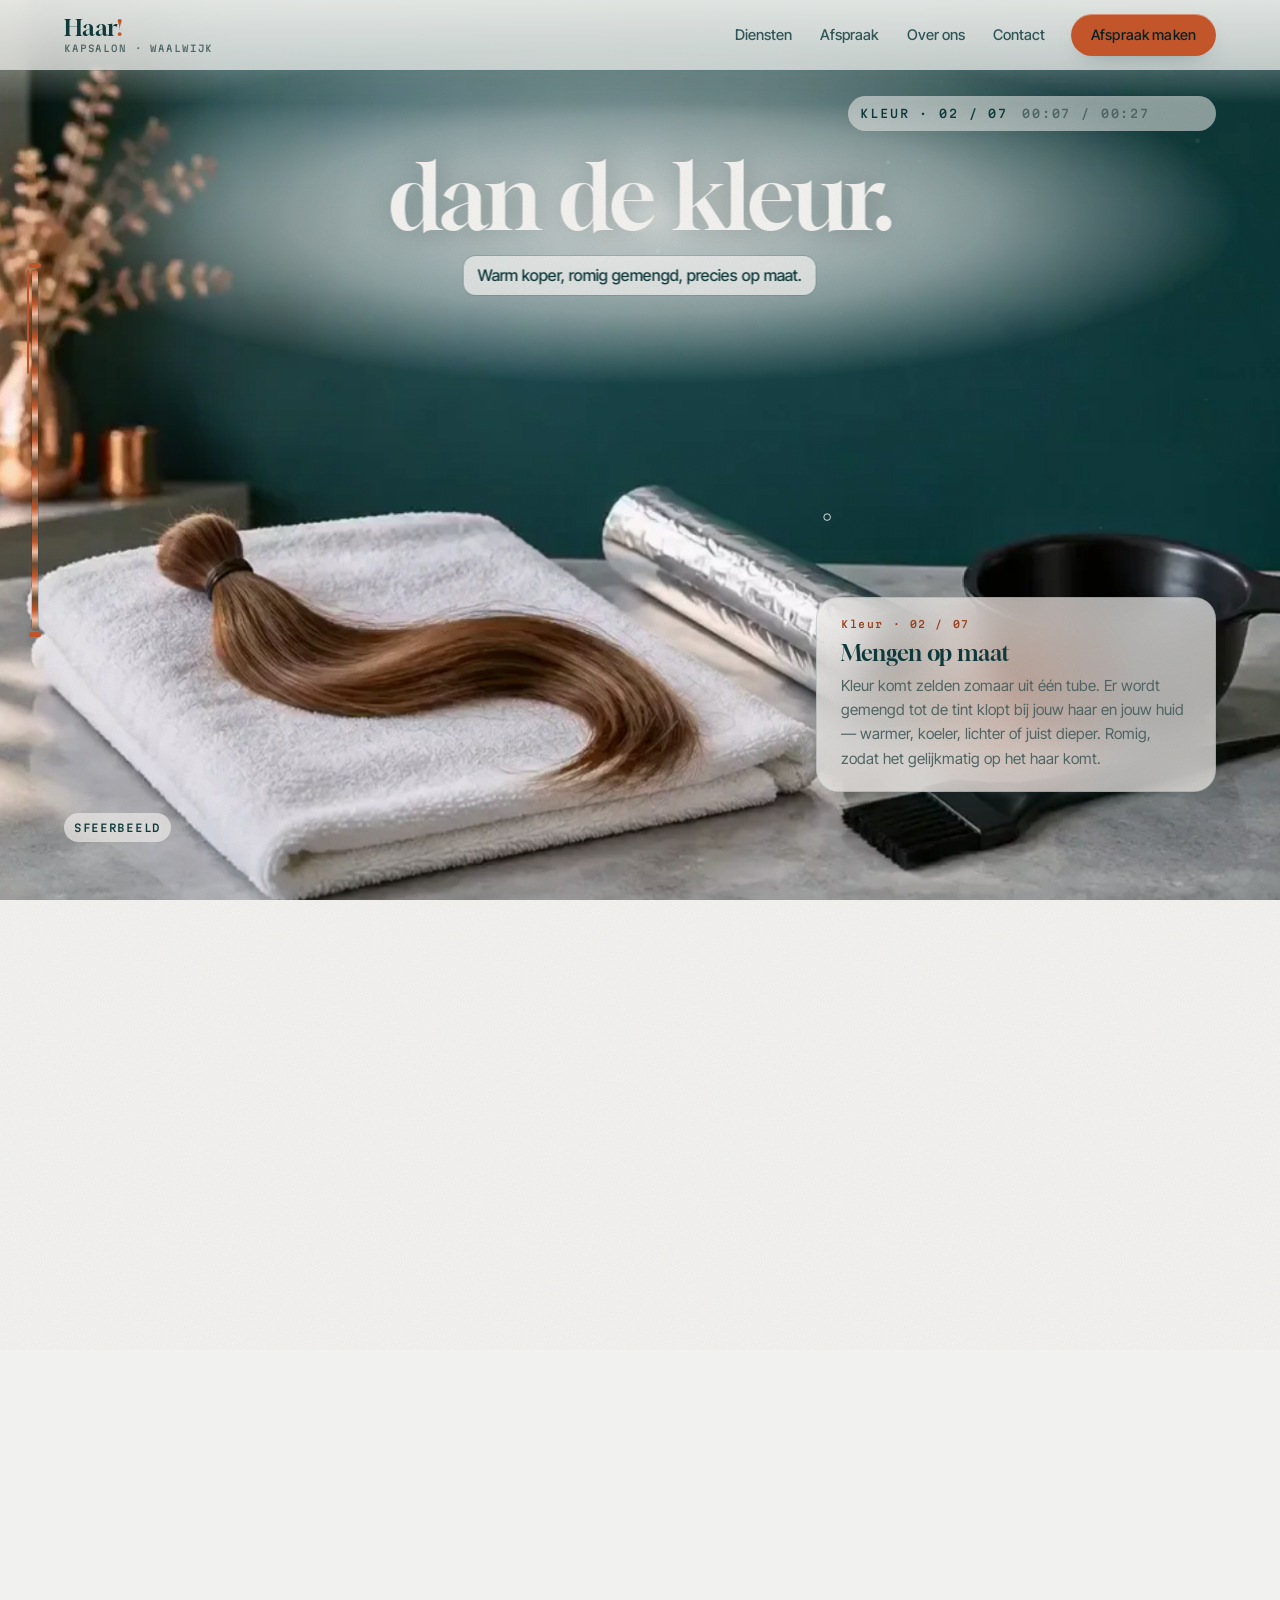
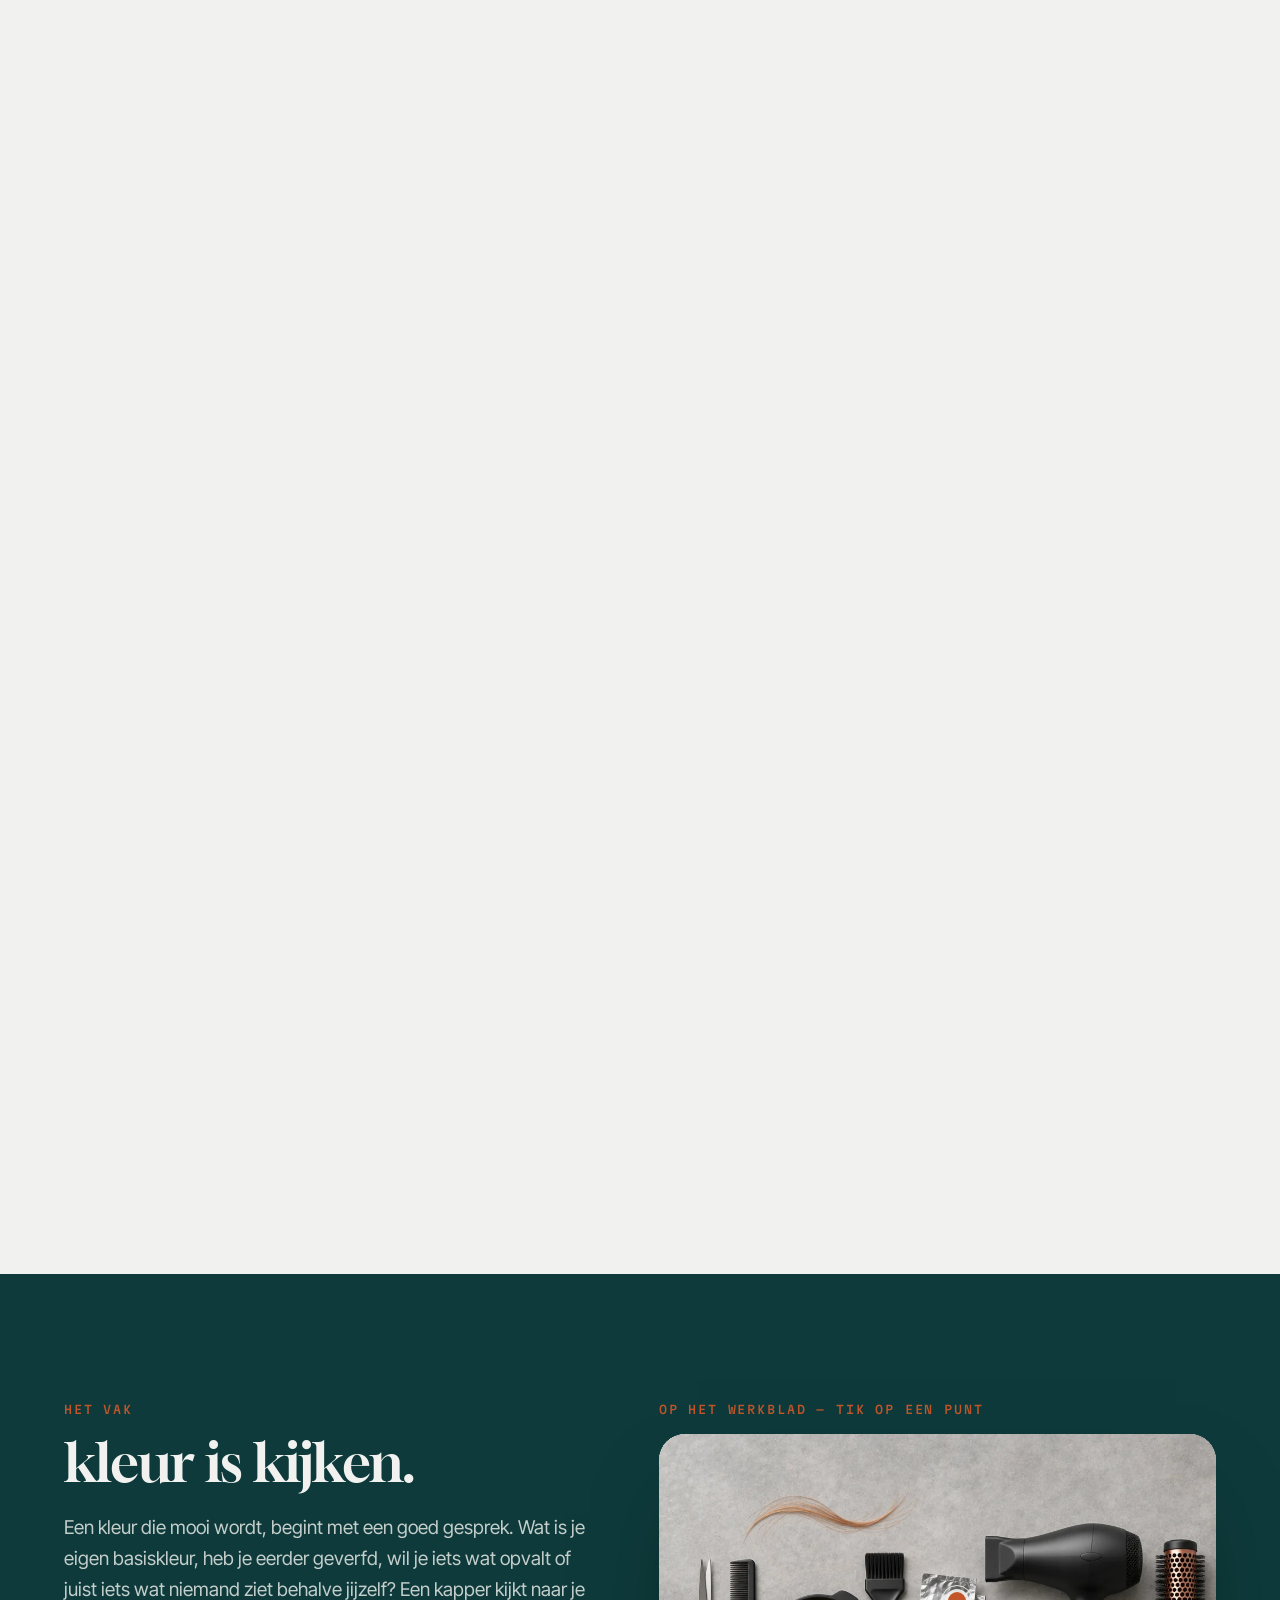
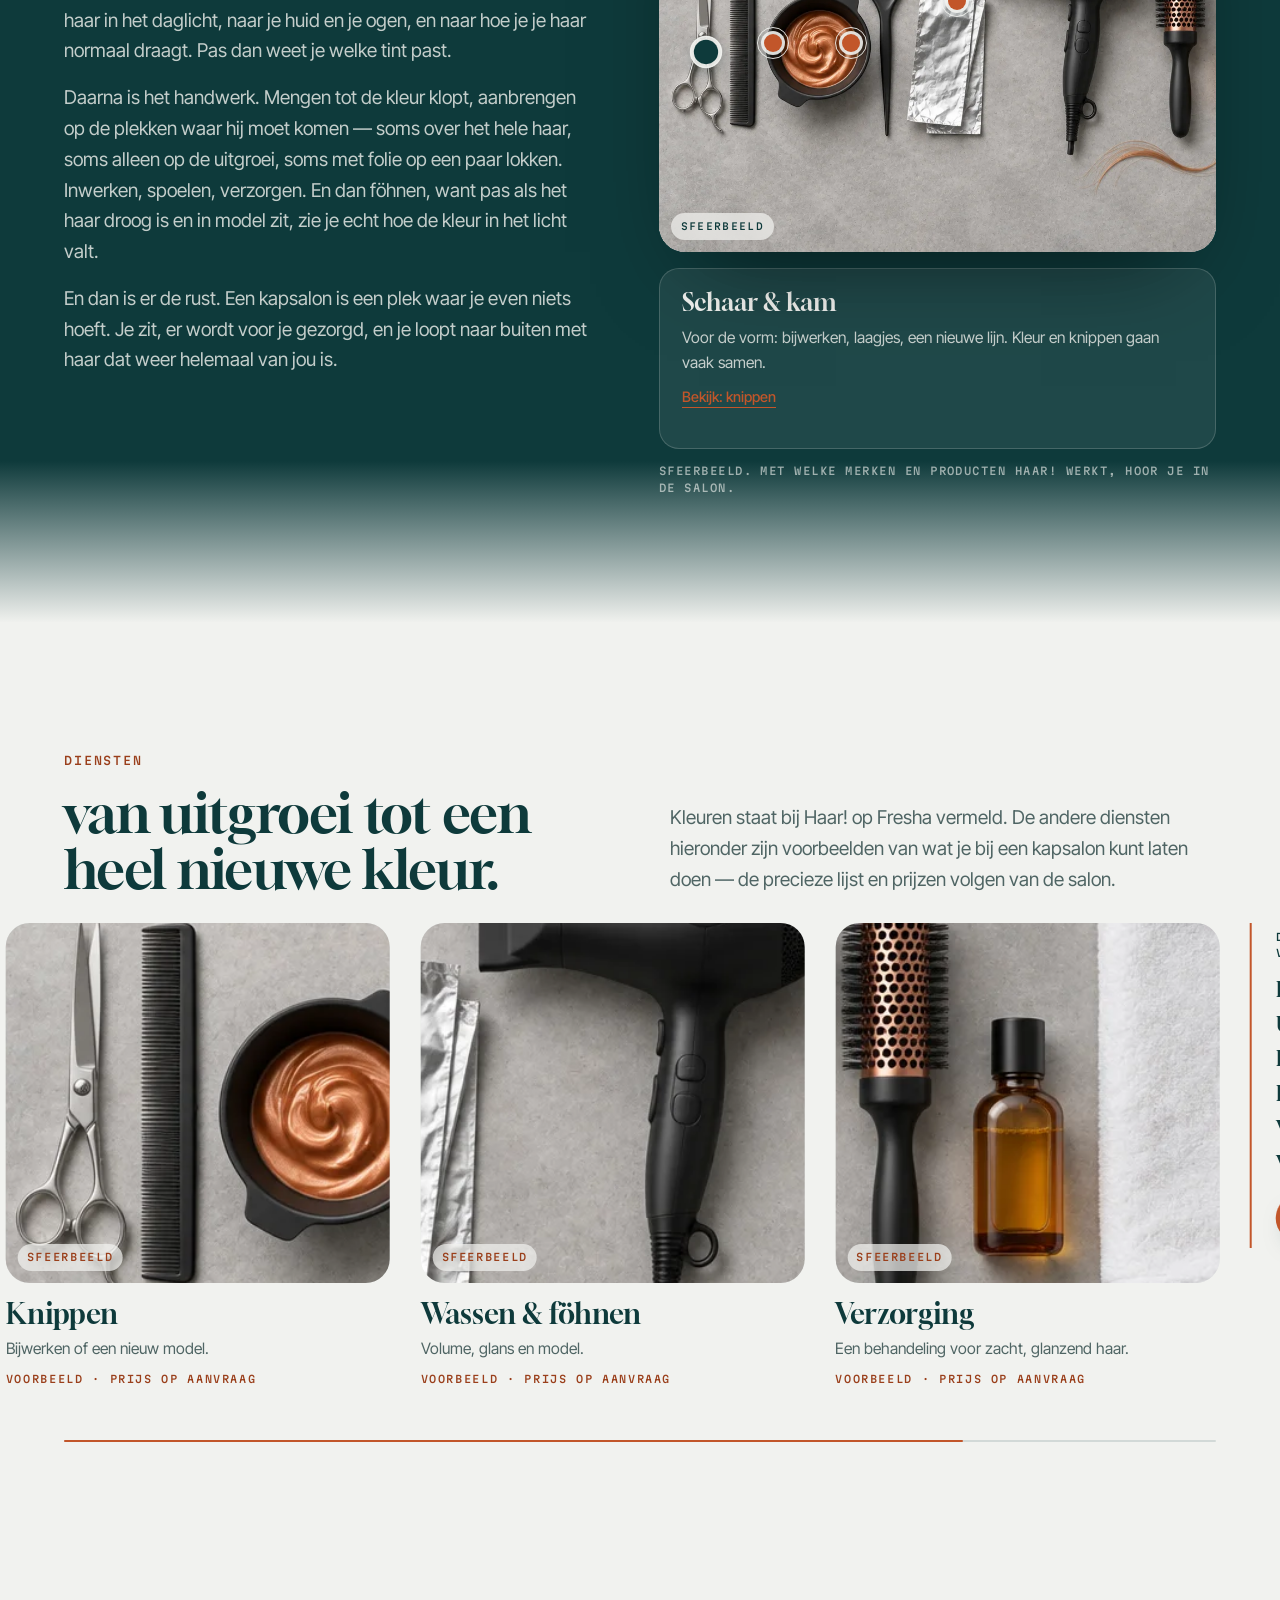
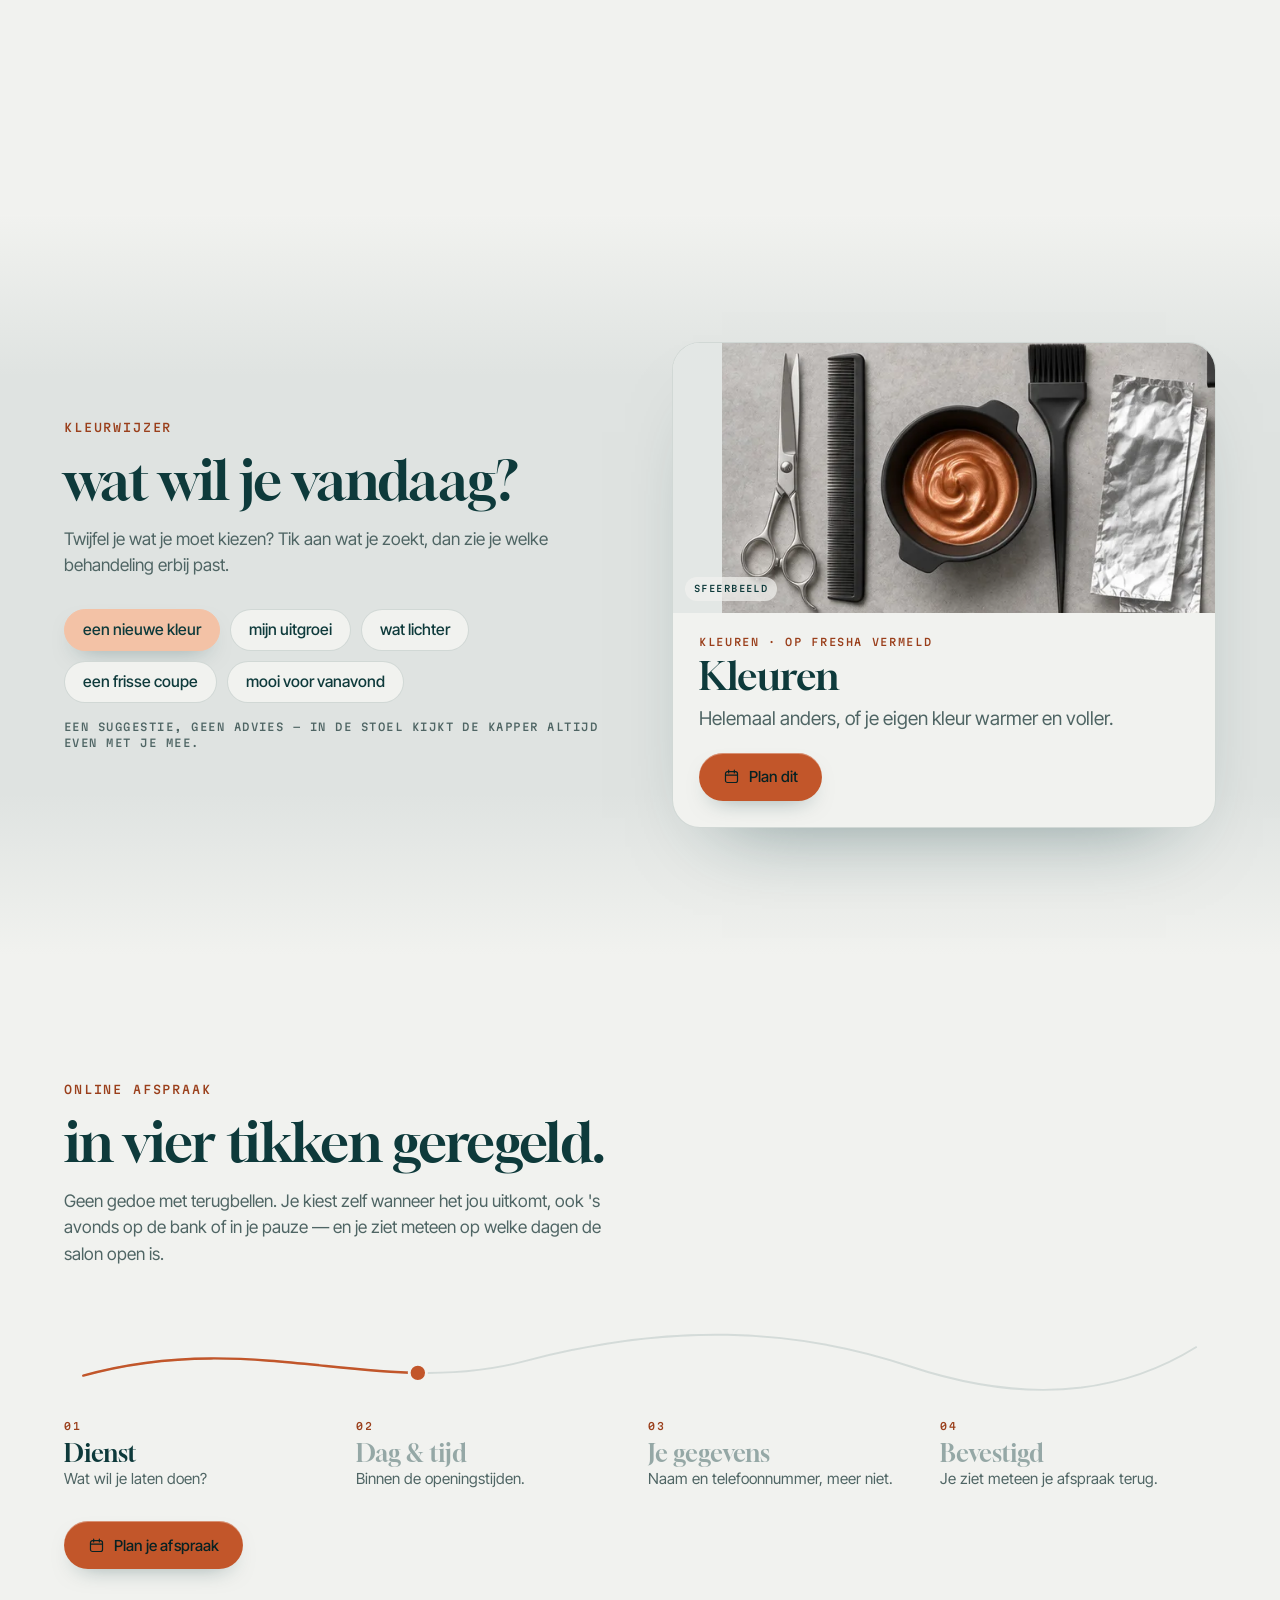
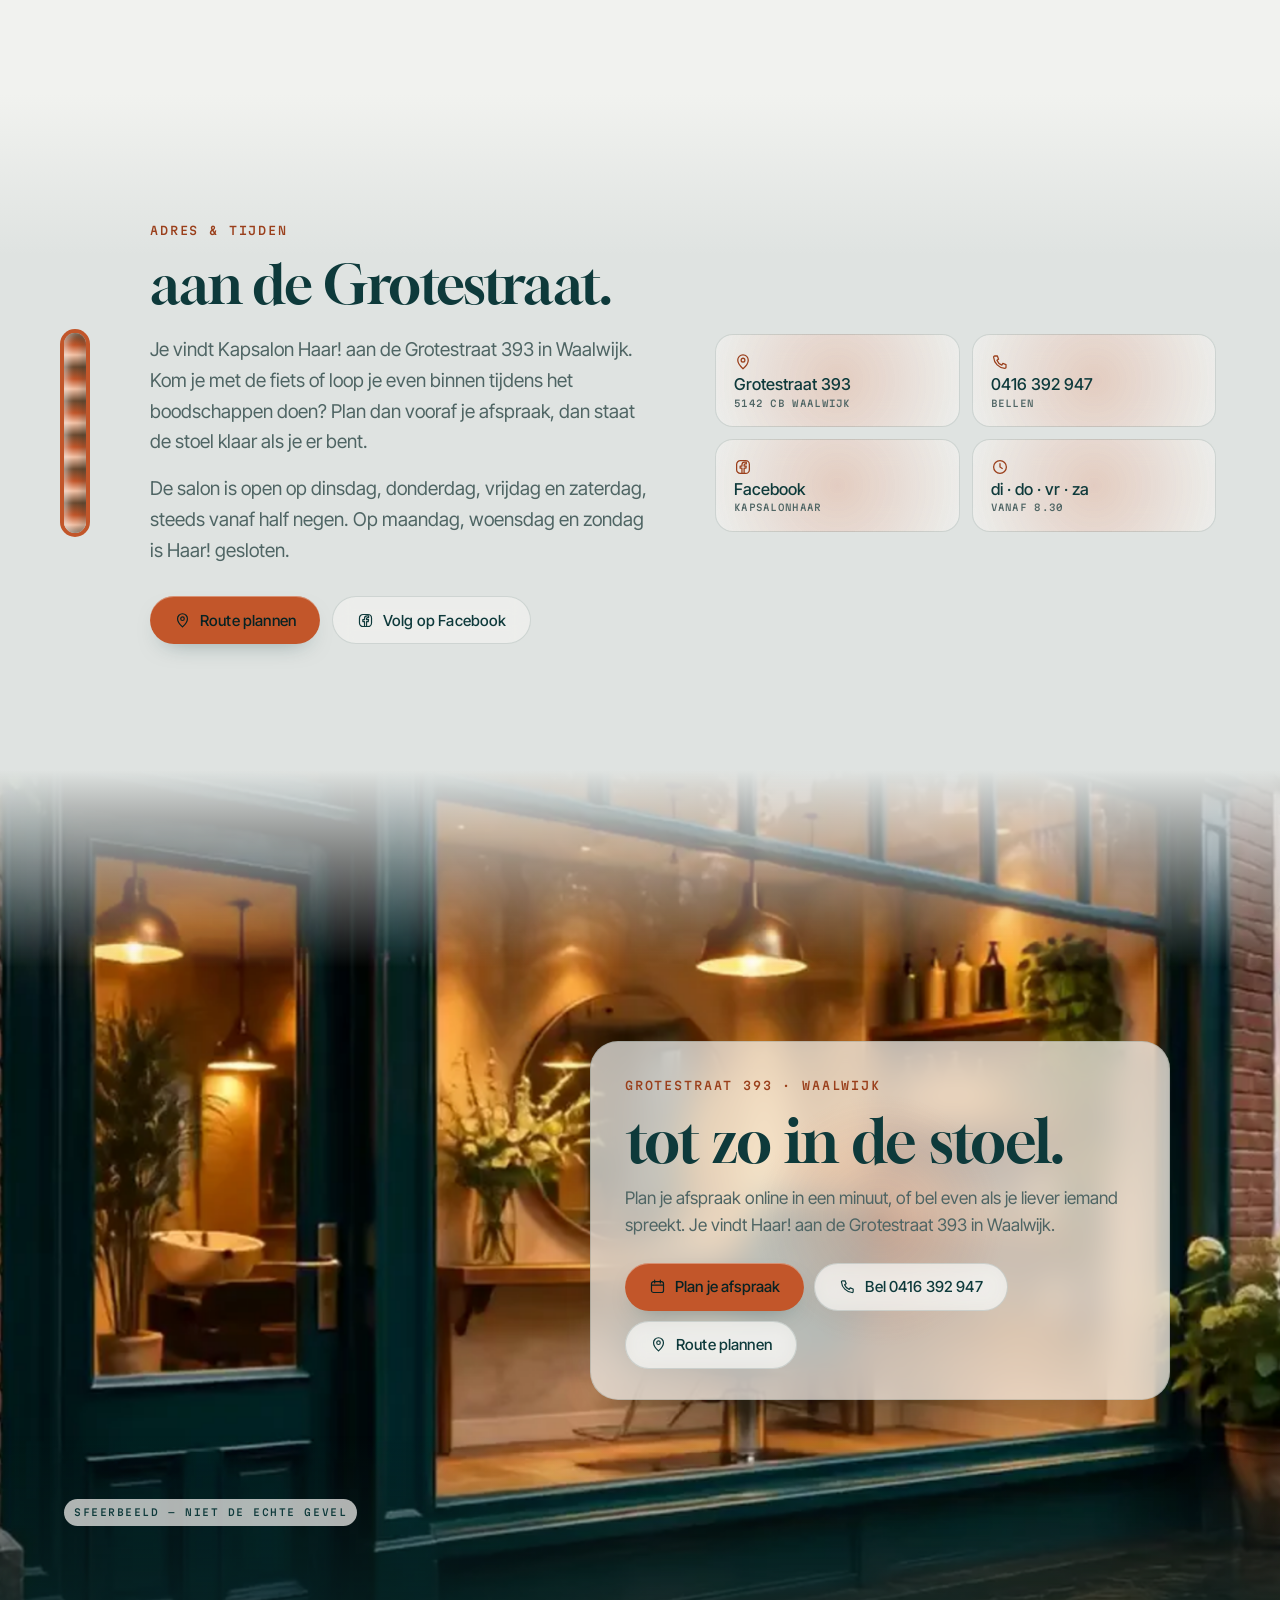
<file: index.html>
<!DOCTYPE html>
<html lang="nl">
<head>
<meta charset="utf-8">
<meta name="viewport" content="width=device-width, initial-scale=1, viewport-fit=cover">
<title>Kapsalon Haar! — knippen en kleuren aan de Grotestraat in Waalwijk</title>
<meta name="description" content="Kapsalon Haar!, Grotestraat 393 in Waalwijk. Kleuren, knippen en verzorgen. Plan je afspraak online of bel 0416 392 947.">
<meta name="theme-color" content="#F1F2EF">
<meta property="og:title" content="Kapsalon Haar! — knippen en kleuren aan de Grotestraat in Waalwijk">
<meta property="og:description" content="Kapsalon Haar!, Grotestraat 393 in Waalwijk. Kleuren, knippen en verzorgen. Plan je afspraak online of bel 0416 392 947.">
<meta property="og:image" content="assets/img/k6.webp">
<meta name="robots" content="noindex">
<link rel="icon" href="data:image/svg+xml,%3Csvg xmlns='http://www.w3.org/2000/svg' viewBox='0 0 32 32'%3E%3Crect width='32' height='32' rx='9' fill='%230E3A3B'/%3E%3Cpath d='M10 7v18M10 16h9M19 7v18' stroke='%23F1F2EF' stroke-width='2.4' stroke-linecap='round'/%3E%3Cpath d='M25 7v11' stroke='%23C2562A' stroke-width='2.6' stroke-linecap='round'/%3E%3Ccircle cx='25' cy='24' r='1.7' fill='%23C2562A'/%3E%3C/svg%3E">
<script>document.documentElement.classList.add('js');try{var d=JSON.parse(sessionStorage.getItem('paal')||'null');if(d){sessionStorage.removeItem('paal');var c=document.documentElement.classList;c.add('pl-closed','pl-noanim');if(d.b)c.add('pl-back');window.__pl=d.l;setTimeout(function(){c.remove('pl-closed')},2200)}}catch(e){}</script>
<link rel="preconnect" href="https://fonts.googleapis.com">
<link rel="preconnect" href="https://fonts.gstatic.com" crossorigin>
<link href="https://fonts.googleapis.com/css2?family=Gloock&amp;family=Inter+Tight:wght@400;500&amp;family=Martian+Mono:wght@500&amp;display=swap" rel="stylesheet">
<link rel="stylesheet" href="assets/style.css">
</head>
<body>
<a class="skip" href="#inhoud">Naar inhoud</a>
<header class="hd">
  <a class="logo" href="index.html" aria-label="Kapsalon Haar! — home"><span>Haar<em>!</em></span><small>Kapsalon · Waalwijk</small></a>
  <nav class="nav" id="menu" aria-label="Hoofdmenu"><a href="diensten.html">Diensten</a><a href="afspraak.html">Afspraak</a><a href="over-ons.html">Over ons</a><a href="contact.html">Contact</a>
    <div class="mnav"><a class="btn" href="afspraak.html"><svg viewBox="0 0 24 24" fill="none" stroke="currentColor" stroke-width="1.7" stroke-linecap="round" aria-hidden="true"><rect x="3.5" y="5" width="17" height="15.5" rx="3"/><path d="M3.5 10h17M8 3v4M16 3v4"/></svg>Afspraak maken</a><a class="btn ghost" href="tel:+31416392947"><svg viewBox="0 0 24 24" fill="none" stroke="currentColor" stroke-width="1.7" stroke-linecap="round" stroke-linejoin="round" aria-hidden="true"><path d="M5 4h3.5l1.6 4.2-2.2 1.4a11 11 0 0 0 6.5 6.5l1.4-2.2L20 15.5V19a1.5 1.5 0 0 1-1.6 1.5C10.6 20 4 13.4 3.5 5.6A1.5 1.5 0 0 1 5 4z"/></svg>Bel 0416 392 947</a><a class="btn ghost" href="https://www.facebook.com/kapsalonhaar/" target="_blank" rel="noopener"><svg viewBox="0 0 24 24" fill="none" stroke="currentColor" stroke-width="1.7" stroke-linejoin="round" aria-hidden="true"><rect x="3.5" y="3.5" width="17" height="17" rx="5"/><path d="M13.5 20.5v-7h2.4l.4-2.7h-2.8V9.2c0-.8.3-1.3 1.4-1.3h1.5V5.5a19 19 0 0 0-2.2-.1c-2.2 0-3.6 1.3-3.6 3.7v1.7H8.2v2.7h2.4v7"/></svg>Facebook</a><p>Grotestraat 393, Waalwijk</p></div>
  </nav>
  <a class="btn pill" href="afspraak.html">Afspraak maken</a>
  <button class="burger" type="button" aria-label="Menu" aria-expanded="false" aria-controls="menu"><span></span><span></span><span></span></button>
</header>
<main id="inhoud">
<section class="film" data-src="assets/film-main.mp4" data-src-m="assets/film-main-m.mp4" data-poster-m="assets/img/film-main-m-0.webp" data-hud="Kleur" data-total="7" data-dur="26.58" data-wipe="21.54,22.54" data-portal style="--m:7" aria-label="Haar! — een lok haar krijgt een nieuwe kleur, van mengen tot glans">
  <div class="stage">
    <video poster="assets/img/film-main-0.webp" muted playsinline preload="none" aria-hidden="true"></video>
    <div class="vignette"></div>
    <div class="bigword" aria-hidden="true"><span></span></div>
    <canvas class="fx" aria-hidden="true"></canvas>
    <div class="scheer" aria-hidden="true"></div>
    <div class="fhero">
      <div class="top"><span class="chip">Kapsalon · Grotestraat 393</span><h1>haar dat glanst, aan de Grotestraat.</h1></div>
      <div class="low glow-follow">
        <p class="lead">Haar! is een kapsalon aan de Grotestraat in Waalwijk. Knippen, kleuren en verzorgen — plan je afspraak online, of bel even.</p>
        <button class="more" type="button" aria-expanded="false">lees verder +</button>
        <div class="row"><a class="btn" href="afspraak.html"><svg viewBox="0 0 24 24" fill="none" stroke="currentColor" stroke-width="1.7" stroke-linecap="round" aria-hidden="true"><rect x="3.5" y="5" width="17" height="15.5" rx="3"/><path d="M3.5 10h17M8 3v4M16 3v4"/></svg>Plan je afspraak</a><a class="btn ghost" href="tel:+31416392947"><svg viewBox="0 0 24 24" fill="none" stroke="currentColor" stroke-width="1.7" stroke-linecap="round" stroke-linejoin="round" aria-hidden="true"><path d="M5 4h3.5l1.6 4.2-2.2 1.4a11 11 0 0 0 6.5 6.5l1.4-2.2L20 15.5V19a1.5 1.5 0 0 1-1.6 1.5C10.6 20 4 13.4 3.5 5.6A1.5 1.5 0 0 1 5 4z"/></svg>Bel 0416 392 947</a></div>
        <div class="plates"><a class="plate glow-follow" href="https://www.google.com/maps/search/?api=1&amp;query=Grotestraat+393+5142+CB+Waalwijk" target="_blank" rel="noopener"><svg viewBox="0 0 24 24" fill="none" stroke="currentColor" stroke-width="1.7" aria-hidden="true"><path d="M12 21s-7-6.2-7-11.5A7 7 0 0 1 19 9.5C19 14.8 12 21 12 21z"/><circle cx="12" cy="9.5" r="2.5"/></svg><span>Grotestraat 393<small>5142 CB Waalwijk</small></span></a><a class="plate glow-follow" href="tel:+31416392947"><svg viewBox="0 0 24 24" fill="none" stroke="currentColor" stroke-width="1.7" stroke-linecap="round" stroke-linejoin="round" aria-hidden="true"><path d="M5 4h3.5l1.6 4.2-2.2 1.4a11 11 0 0 0 6.5 6.5l1.4-2.2L20 15.5V19a1.5 1.5 0 0 1-1.6 1.5C10.6 20 4 13.4 3.5 5.6A1.5 1.5 0 0 1 5 4z"/></svg><span>0416 392 947<small>bellen</small></span></a><a class="plate glow-follow" href="contact.html#tijden"><svg viewBox="0 0 24 24" fill="none" stroke="currentColor" stroke-width="1.7" stroke-linecap="round" aria-hidden="true"><circle cx="12" cy="12" r="8.5"/><path d="M12 7.5V12l3 2"/></svg><span>di · do · vr · za<small>open vanaf 8.30</small></span></a></div>
      </div>
    </div>
    <div class="ftitle tc" aria-live="polite"><h2></h2><p></p></div>
    <article class="fcard glow-follow "><span class="no">Kleur · 01 / 07</span><b>Het begint bij kijken</b><p>Een goede kleur begint niet met verf, maar met kijken: wat is je eigen kleur, hoe ziet je haar eruit in daglicht, wat heb je eerder gehad en wat wil je nu? Pas als dat duidelijk is, wordt er gemengd.</p><button class="more" type="button" aria-expanded="false">lees verder +</button></article><article class="fcard glow-follow "><span class="no">Kleur · 02 / 07</span><b>Mengen op maat</b><p>Kleur komt zelden zomaar uit één tube. Er wordt gemengd tot de tint klopt bij jouw haar en jouw huid — warmer, koeler, lichter of juist dieper. Romig, zodat het gelijkmatig op het haar komt.</p><button class="more" type="button" aria-expanded="false">lees verder +</button></article><article class="fcard glow-follow bl"><span class="no">Kleur · 03 / 07</span><b>Folie voor precisie</b><p>Met folie kun je kleur heel precies plaatsen: alleen de lengtes, alleen een paar lokken, of juist van midden tot punt. Zo blijft de rest van het haar zoals het is, en loopt niets door waar het niet hoort.</p><button class="more" type="button" aria-expanded="false">lees verder +</button></article><article class="fcard glow-follow "><span class="no">Kleur · 04 / 07</span><b>De tijd doet het werk</b><p>Na het aanbrengen moet de kleur inwerken. Hoe lang precies, hangt af van je haar en van de kleur die je wilt. Even rustig zitten hoort er gewoon bij — met een kop koffie gaat dat prima.</p><button class="more" type="button" aria-expanded="false">lees verder +</button></article><article class="fcard glow-follow tr"><span class="no">Kleur · 05 / 07</span><b>Spoelen en verzorgen</b><p>Dan gaat alles eruit met lauw water, tot het helder is. Een verzorgende behandeling sluit het haar weer, zodat de kleur mooi blijft en het haar zacht aanvoelt.</p><button class="more" type="button" aria-expanded="false">lees verder +</button></article><article class="fcard glow-follow tr"><span class="no">Kleur · 06 / 07</span><b>Glans tot de laatste lok</b><p>Föhnen en in model brengen maken het af. Pas dan zie je echt hoe de kleur valt in het licht. Even kijken, even bijwerken — en je loopt naar buiten met haar dat glanst.</p><button class="more" type="button" aria-expanded="false">lees verder +</button></article>
    <div class="hud mono" aria-hidden="true"><span class="hl">Kleur · 01 / 07</span><span class="sf">Sfeerbeeld</span><span class="tc">00:00 / 00:27</span><span class="load"><s></s></span></div>
    <div class="pole" aria-hidden="true"><i></i></div>
    <span class="ftag mono">Sfeerbeeld</span>
    <div class="fhint">scroll — zo krijgt een lok een nieuwe kleur</div>
  </div>
  <ol class="fstills"><li><picture><source media="(max-width:760px)" srcset="assets/img/k1-m.webp"><img src="assets/img/k1.webp" alt="" loading="lazy"></picture><div class="box"><span class="chip">Kapsalon · Grotestraat 393</span><h1 style="margin-top:14px">haar dat glanst, aan de Grotestraat.</h1><p class="lead">Haar! is een kapsalon aan de Grotestraat in Waalwijk. Knippen, kleuren en verzorgen — plan je afspraak online, of bel even.</p><div class="row"><a class="btn" href="afspraak.html"><svg viewBox="0 0 24 24" fill="none" stroke="currentColor" stroke-width="1.7" stroke-linecap="round" aria-hidden="true"><rect x="3.5" y="5" width="17" height="15.5" rx="3"/><path d="M3.5 10h17M8 3v4M16 3v4"/></svg>Plan je afspraak</a><a class="btn ghost" href="tel:+31416392947"><svg viewBox="0 0 24 24" fill="none" stroke="currentColor" stroke-width="1.7" stroke-linecap="round" stroke-linejoin="round" aria-hidden="true"><path d="M5 4h3.5l1.6 4.2-2.2 1.4a11 11 0 0 0 6.5 6.5l1.4-2.2L20 15.5V19a1.5 1.5 0 0 1-1.6 1.5C10.6 20 4 13.4 3.5 5.6A1.5 1.5 0 0 1 5 4z"/></svg>Bel 0416 392 947</a></div><hr style="border:0;height:1px;background:var(--line);margin:22px 0"><h2>eerst: jouw haar.</h2><p class="note">Een lok, een handdoek, een idee voor een nieuwe kleur.</p><p>Een goede kleur begint niet met verf, maar met kijken: wat is je eigen kleur, hoe ziet je haar eruit in daglicht, wat heb je eerder gehad en wat wil je nu? Pas als dat duidelijk is, wordt er gemengd.</p></div><span class="cap mono">Sfeerbeeld</span></li><li><picture><source media="(max-width:760px)" srcset="assets/img/k2-m.webp"><img src="assets/img/k2.webp" alt="" loading="lazy"></picture><div class="box"><h2>dan de kleur.</h2><p class="note">Warm koper, romig gemengd, precies op maat.</p><p>Kleur komt zelden zomaar uit één tube. Er wordt gemengd tot de tint klopt bij jouw haar en jouw huid — warmer, koeler, lichter of juist dieper. Romig, zodat het gelijkmatig op het haar komt.</p></div><span class="cap mono">Sfeerbeeld</span></li><li><picture><source media="(max-width:760px)" srcset="assets/img/k3-m.webp"><img src="assets/img/k3.webp" alt="" loading="lazy"></picture><div class="box"><h2>laag voor laag.</h2><p class="note">Op folie, van midden tot punt, zorgvuldig.</p><p>Met folie kun je kleur heel precies plaatsen: alleen de lengtes, alleen een paar lokken, of juist van midden tot punt. Zo blijft de rest van het haar zoals het is, en loopt niets door waar het niet hoort.</p></div><span class="cap mono">Sfeerbeeld</span></li><li><picture><source media="(max-width:760px)" srcset="assets/img/k4-m.webp"><img src="assets/img/k4.webp" alt="" loading="lazy"></picture><div class="box"><h2>even laten inwerken.</h2><p class="note">Geduld is ook vakwerk.</p><p>Na het aanbrengen moet de kleur inwerken. Hoe lang precies, hangt af van je haar en van de kleur die je wilt. Even rustig zitten hoort er gewoon bij — met een kop koffie gaat dat prima.</p></div><span class="cap mono">Sfeerbeeld</span></li><li><picture><source media="(max-width:760px)" srcset="assets/img/k5-m.webp"><img src="assets/img/k5.webp" alt="" loading="lazy"></picture><div class="box"><h2>helder spoelen.</h2><p class="note">Water erover — en daar is hij: de kleur.</p><p>Dan gaat alles eruit met lauw water, tot het helder is. Een verzorgende behandeling sluit het haar weer, zodat de kleur mooi blijft en het haar zacht aanvoelt.</p></div><span class="cap mono">Sfeerbeeld</span></li><li><picture><source media="(max-width:760px)" srcset="assets/img/k6-m.webp"><img src="assets/img/k6.webp" alt="" loading="lazy"></picture><div class="box"><h2>en dan: <em>glans.</em></h2><p class="note">Föhnen, borstelen, een laatste blik — klaar.</p><p>Föhnen en in model brengen maken het af. Pas dan zie je echt hoe de kleur valt in het licht. Even kijken, even bijwerken — en je loopt naar buiten met haar dat glanst.</p></div><span class="cap mono">Sfeerbeeld</span></li></ol>
  <script type="application/json">[{"t": "eerst: jouw haar.", "s": "Een lok, een handdoek, een idee voor een nieuwe kleur.", "fx": "dust", "cool": 1, "at": 0.35, "w": "haar", "pos": "tc", "o": [0.12, 0.46, 0.56, 0.86], "b": [0.3, 0.6], "cx": 0.3}, {"t": "dan de kleur.", "s": "Warm koper, romig gemengd, precies op maat.", "fx": "glint", "at": 5.0, "w": "kleur", "pos": "tc", "o": [0.68, 0.86, 0.56, 0.8], "b": [0.76, 0.6], "g": [0.7, 0.6, 0.84, 0.58], "cx": 0.7}, {"t": "laag voor laag.", "s": "Op folie, van midden tot punt, zorgvuldig.", "fx": "glint", "at": 10.0, "w": "folie", "pos": "tc", "o": [0.06, 0.62, 0.58, 0.92], "b": [0.35, 0.7], "g": [0.12, 0.66, 0.58, 0.84], "cx": 0.35}, {"t": "even laten inwerken.", "s": "Geduld is ook vakwerk.", "fx": "steam", "at": 15.0, "w": "tijd", "pos": "tc", "o": [0.22, 0.62, 0.58, 0.86], "b": [0.4, 0.7], "src": [0.42, 0.62], "cx": 0.42}, {"t": "helder spoelen.", "s": "Water erover — en daar is hij: de kleur.", "fx": "foam", "at": 19.0, "w": "water", "pos": "tl", "o": [0.22, 0.8, 0.45, 0.85], "b": [0.5, 0.65], "cx": 0.5}, {"t": "en dan: <em>glans.</em>", "s": "Föhnen, borstelen, een laatste blik — klaar.", "fx": "caustic", "warm": 1, "at": 26.3, "w": "glans", "pos": "tl", "o": [0.14, 0.62, 0.62, 0.88], "b": [0.38, 0.75], "cz": [0.14, 0.62, 0.6, 0.86], "cx": 0.38}]</script>
</section>
<section class="portal" data-a="assets/img/film-main-end.webp" data-a-m="assets/img/film-main-m-end.webp" data-b="assets/img/k7.webp" data-b-m="assets/img/k7-m.webp" data-g="[0.33,0.72]" data-g-m="[0.45,0.72]" aria-label="Jouw stoel staat klaar">
  <div class="pstage">
    <img class="pfb a" alt="">
    <img class="pfb b" src="assets/img/k7.webp" alt="Lege petrolkleurige kappersstoel voor een ronde spiegel in het avondlicht">
    <canvas class="gl" aria-hidden="true"></canvas>
    <canvas class="dust" data-k="warm" aria-hidden="true"></canvas>
    <div class="ptext glow-follow">
      <span class="eyebrow">Haar! · Waalwijk</span>
      <h2>jouw stoel staat klaar.</h2>
      <p class="p1">Aan het eind van het verhaal staat er maar één ding: een lege stoel in het warme licht. Die is voor jou. Of je nu je uitgroei wilt laten bijwerken, een heel nieuwe kleur zoekt of gewoon weer eens netjes geknipt wilt worden — bij Haar! aan de Grotestraat in Waalwijk ben je welkom.</p>
      <p class="p2">Een afspraak maken hoeft niet ingewikkeld te zijn. Kies wat je wilt laten doen, kies een dag en een tijd, laat je naam en nummer achter. Liever even bellen? Dat kan natuurlijk ook: 0416 392 947.</p>
      <button class="more" type="button" aria-expanded="false">lees verder +</button>
      <div class="row"><a class="btn" href="afspraak.html"><svg viewBox="0 0 24 24" fill="none" stroke="currentColor" stroke-width="1.7" stroke-linecap="round" aria-hidden="true"><rect x="3.5" y="5" width="17" height="15.5" rx="3"/><path d="M3.5 10h17M8 3v4M16 3v4"/></svg>Plan je afspraak</a><a class="btn ghost" href="tel:+31416392947"><svg viewBox="0 0 24 24" fill="none" stroke="currentColor" stroke-width="1.7" stroke-linecap="round" stroke-linejoin="round" aria-hidden="true"><path d="M5 4h3.5l1.6 4.2-2.2 1.4a11 11 0 0 0 6.5 6.5l1.4-2.2L20 15.5V19a1.5 1.5 0 0 1-1.6 1.5C10.6 20 4 13.4 3.5 5.6A1.5 1.5 0 0 1 5 4z"/></svg>Bel 0416 392 947</a></div>
    </div>
    <span class="phud mono">Kleur · 07 / 07<span class="sf">Sfeerbeeld</span></span>
    <span class="ptag mono">Sfeerbeeld</span>
    <div class="pdark"></div>
  </div>
</section>

<section class="dark-band seam-bot" id="vak" style="--to:var(--foam)">
  <canvas class="dust" data-k="gold" aria-hidden="true"></canvas>
  <div class="wrap j1">
    <div>
      <span class="eyebrow">Het vak</span>
      <h2 class="words">kleur is kijken.</h2>
      <div class="prose rv">
        <p>Een kleur die mooi wordt, begint met een goed gesprek. Wat is je eigen basiskleur, heb je eerder geverfd, wil je iets wat opvalt of juist iets wat niemand ziet behalve jijzelf? Een kapper kijkt naar je haar in het daglicht, naar je huid en je ogen, en naar hoe je je haar normaal draagt. Pas dan weet je welke tint past.</p>
        <p>Daarna is het handwerk. Mengen tot de kleur klopt, aanbrengen op de plekken waar hij moet komen — soms over het hele haar, soms alleen op de uitgroei, soms met folie op een paar lokken. Inwerken, spoelen, verzorgen. En dan föhnen, want pas als het haar droog is en in model zit, zie je echt hoe de kleur in het licht valt.</p>
        <p>En dan is er de rust. Een kapsalon is een plek waar je even niets hoeft. Je zit, er wordt voor je gezorgd, en je loopt naar buiten met haar dat weer helemaal van jou is.</p>
      </div>
    </div>
    <div class="lade rv" style="--d:1">
      <span class="eyebrow">Op het werkblad — tik op een punt</span>
      <figure class="fig breathe"><img src="assets/img/d1.webp" alt="Schaar, kam, kleurkom, kwast, folie, föhn, ronde borstel, haarolie en handdoek op een grijs werkblad" loading="lazy"><button class="hot" type="button" style="--x:8.5%;--y:52.0%" aria-pressed="true" aria-label="Schaar & kam" data-n="Schaar & kam" data-t="Voor de vorm: bijwerken, laagjes, een nieuwe lijn. Kleur en knippen gaan vaak samen." data-h="diensten.html#knippen" data-l="Bekijk: knippen"></button><button class="hot" type="button" style="--x:20.5%;--y:50.0%" aria-pressed="false" aria-label="Kleurkom & kwast" data-n="Kleurkom & kwast" data-t="Hier wordt de kleur gemengd en aangebracht, van uitgroei tot hele lengte." data-h="diensten.html#kleuren" data-l="Bekijk: kleuren"></button><button class="hot" type="button" style="--x:34.5%;--y:50.0%" aria-pressed="false" aria-label="Folie" data-n="Folie" data-t="Voor highlights en kleur op precies de plekken waar je hem wilt." data-h="diensten.html#folie" data-l="Bekijk: highlights"></button><button class="hot" type="button" style="--x:53.5%;--y:40.0%" aria-pressed="false" aria-label="Föhn & ronde borstel" data-n="Föhn & ronde borstel" data-t="Voor volume en glans — de afwerking waarin je de kleur echt ziet." data-h="diensten.html#fohnen" data-l="Bekijk: föhnen"></button><figcaption class="cap mono">Sfeerbeeld</figcaption></figure>
      <div class="tagcard" aria-live="polite"><b>Schaar & kam</b><p>Voor de vorm: bijwerken, laagjes, een nieuwe lijn. Kleur en knippen gaan vaak samen.</p><a href="diensten.html#knippen">Bekijk: knippen</a></div>
      <ul class="ladelist"><li><b>Schaar &amp; kam</b> — Voor de vorm: bijwerken, laagjes, een nieuwe lijn. Kleur en knippen gaan vaak samen. <a href="diensten.html#knippen" style="color:var(--gold)">Bekijk: knippen</a></li><li><b>Kleurkom &amp; kwast</b> — Hier wordt de kleur gemengd en aangebracht, van uitgroei tot hele lengte. <a href="diensten.html#kleuren" style="color:var(--gold)">Bekijk: kleuren</a></li><li><b>Folie</b> — Voor highlights en kleur op precies de plekken waar je hem wilt. <a href="diensten.html#folie" style="color:var(--gold)">Bekijk: highlights</a></li><li><b>Föhn &amp; ronde borstel</b> — Voor volume en glans — de afwerking waarin je de kleur echt ziet. <a href="diensten.html#fohnen" style="color:var(--gold)">Bekijk: föhnen</a></li></ul>
      <p class="note">Sfeerbeeld. Met welke merken en producten Haar! werkt, hoor je in de salon.</p>
    </div>
  </div>
</section>

<section class="pano" id="diensten" aria-label="Wat je hier kunt laten doen">
  <div class="pin">
    <div class="head">
      <div><span class="eyebrow">Diensten</span><h2 class="words">van uitgroei tot een heel nieuwe kleur.</h2></div>
      <p class="rv">Kleuren staat bij Haar! op Fresha vermeld. De andere diensten hieronder zijn voorbeelden van wat je bij een kapsalon kunt laten doen — de precieze lijst en prijzen volgen van de salon.</p>
    </div>
    <div class="track"><a class="panel" href="diensten.html#kleuren" style="text-decoration:none"><div class="crop"><img src="assets/img/d1.webp" alt="" loading="lazy" style="--c:0.16"><span class="cap mono">Sfeerbeeld</span></div><h3>Kleuren</h3><p>Een nieuwe kleur of je eigen kleur opgefrist.</p><span class="mono">op Fresha vermeld · prijs op aanvraag</span></a><a class="panel" href="diensten.html#uitgroei" style="text-decoration:none"><div class="crop"><img src="assets/img/d1.webp" alt="" loading="lazy" style="--c:0.3"><span class="cap mono">Sfeerbeeld</span></div><h3>Uitgroei bijwerken</h3><p>Alleen de aanzet, zodat alles weer één geheel is.</p><span class="mono">voorbeeld · prijs op aanvraag</span></a><a class="panel" href="diensten.html#folie" style="text-decoration:none"><div class="crop"><img src="assets/img/d1.webp" alt="" loading="lazy" style="--c:0.345"><span class="cap mono">Sfeerbeeld</span></div><h3>Highlights</h3><p>Lichte of warme accenten met folie.</p><span class="mono">voorbeeld · prijs op aanvraag</span></a><a class="panel" href="diensten.html#knippen" style="text-decoration:none"><div class="crop"><img src="assets/img/d1.webp" alt="" loading="lazy" style="--c:0.13"><span class="cap mono">Sfeerbeeld</span></div><h3>Knippen</h3><p>Bijwerken of een nieuw model.</p><span class="mono">voorbeeld · prijs op aanvraag</span></a><a class="panel" href="diensten.html#fohnen" style="text-decoration:none"><div class="crop"><img src="assets/img/d1.webp" alt="" loading="lazy" style="--c:0.52"><span class="cap mono">Sfeerbeeld</span></div><h3>Wassen &amp; föhnen</h3><p>Volume, glans en model.</p><span class="mono">voorbeeld · prijs op aanvraag</span></a><a class="panel" href="diensten.html#verzorging" style="text-decoration:none"><div class="crop"><img src="assets/img/d1.webp" alt="" loading="lazy" style="--c:0.78"><span class="cap mono">Sfeerbeeld</span></div><h3>Verzorging</h3><p>Een behandeling voor zacht, glanzend haar.</p><span class="mono">voorbeeld · prijs op aanvraag</span></a><div class="panel end"><span class="mono">De echte lijst en prijzen volgen van Haar!</span><ul><li><a href="diensten.html#kleuren">Kleuren</a></li><li><a href="diensten.html#uitgroei">Uitgroei bijwerken</a></li><li><a href="diensten.html#folie">Highlights</a></li><li><a href="diensten.html#knippen">Knippen</a></li><li><a href="diensten.html#fohnen">Wassen &amp; föhnen</a></li><li><a href="diensten.html#verzorging">Verzorging</a></li></ul><a class="btn" href="diensten.html"><svg viewBox="0 0 24 24" fill="none" stroke="currentColor" stroke-width="1.7" stroke-linejoin="round" aria-hidden="true"><path d="M12 3.5s6 6.6 6 10.8a6 6 0 0 1-12 0C6 10.1 12 3.5 12 3.5z"/><path d="M9.2 14.6a2.9 2.9 0 0 0 2.6 2.6" stroke-linecap="round"/></svg>Alle diensten</a></div></div>
    <div class="pbar"><i></i></div>
  </div>
</section>

<section class="bg-marble seam-top seam-bot" id="kleurwijzer" style="--from:var(--foam);--to:var(--foam)">
  <div class="wrap wijzer">
    <div>
      <span class="eyebrow">Kleurwijzer</span>
      <h2 class="words">wat wil je vandaag?</h2>
      <p class="lead rv" style="margin-top:18px">Twijfel je wat je moet kiezen? Tik aan wat je zoekt, dan zie je welke behandeling erbij past.</p>
      <div class="chips rv" role="group" aria-label="Wat zoek je?"><button class="schip" type="button" aria-pressed="true" data-id="kleuren" data-n="Kleuren" data-t="Helemaal anders, of je eigen kleur warmer en voller." data-c="0.2" data-tag="Kleuren · op Fresha vermeld">een nieuwe kleur</button><button class="schip" type="button" aria-pressed="false" data-id="uitgroei" data-n="Uitgroei bijwerken" data-t="Alleen de aanzet bijkleuren, zodat alles weer klopt." data-c="0.27" data-tag="Uitgroei bijwerken · voorbeeld">mijn uitgroei</button><button class="schip" type="button" aria-pressed="false" data-id="folie" data-n="Highlights" data-t="Accenten met folie, precies waar je ze wilt." data-c="0.345" data-tag="Highlights · voorbeeld">wat lichter</button><button class="schip" type="button" aria-pressed="false" data-id="knippen" data-n="Knippen" data-t="Je model weer in vorm, of iets nieuws." data-c="0.13" data-tag="Knippen · voorbeeld">een frisse coupe</button><button class="schip" type="button" aria-pressed="false" data-id="fohnen" data-n="Wassen & föhnen" data-t="Volume en glans voor een feestje of etentje." data-c="0.55" data-tag="Wassen & föhnen · voorbeeld">mooi voor vanavond</button></div>
      <p class="note rv">Een suggestie, geen advies — in de stoel kijkt de kapper altijd even met je mee.</p>
    </div>
    <div class="wout rv" style="--d:1" aria-live="polite">
      <div class="crop"><img src="assets/img/d1.webp" alt="" loading="lazy" style="--c:0.2"><span class="cap mono">Sfeerbeeld</span></div>
      <div class="body"><small>Kleuren · op Fresha vermeld</small><b>Kleuren</b><p>Helemaal anders, of je eigen kleur warmer en voller.</p><div class="row"><a class="btn" href="afspraak.html?dienst=kleuren"><svg viewBox="0 0 24 24" fill="none" stroke="currentColor" stroke-width="1.7" stroke-linecap="round" aria-hidden="true"><rect x="3.5" y="5" width="17" height="15.5" rx="3"/><path d="M3.5 10h17M8 3v4M16 3v4"/></svg>Plan dit</a></div></div>
    </div>
  </div>
</section>

<section class="bg-foam" id="online">
  <div class="wrap">
    <span class="eyebrow">Online afspraak</span>
    <h2 class="words">in vier tikken geregeld.</h2>
    <p class="lead rv" style="margin-top:18px">Geen gedoe met terugbellen. Je kiest zelf wanneer het jou uitkomt, ook 's avonds op de bank of in je pauze — en je ziet meteen op welke dagen de salon open is.</p>
    <div class="path">
      <svg viewBox="0 0 1200 90" aria-hidden="true"><path d="M20 60 C 200 10, 330 85, 480 45 S 760 10, 880 50 S 1100 80, 1180 30" fill="none" stroke="rgba(14,58,59,.12)" stroke-width="2"/><path class="draw" d="M20 60 C 200 10, 330 85, 480 45 S 760 10, 880 50 S 1100 80, 1180 30" fill="none" stroke="#C2562A" stroke-width="2.5" stroke-linecap="round"/><circle class="dot" cx="20" cy="60" r="9" fill="#C2562A" stroke="#F1F2EF" stroke-width="3"/></svg>
      <ol class="steps"><li><span class="n">01</span><b>Dienst</b>Wat wil je laten doen?</li><li><span class="n">02</span><b>Dag &amp; tijd</b>Binnen de openingstijden.</li><li><span class="n">03</span><b>Je gegevens</b>Naam en telefoonnummer, meer niet.</li><li><span class="n">04</span><b>Bevestigd</b>Je ziet meteen je afspraak terug.</li></ol>
    </div>
    <div class="row rv"><a class="btn" href="afspraak.html"><svg viewBox="0 0 24 24" fill="none" stroke="currentColor" stroke-width="1.7" stroke-linecap="round" aria-hidden="true"><rect x="3.5" y="5" width="17" height="15.5" rx="3"/><path d="M3.5 10h17M8 3v4M16 3v4"/></svg>Plan je afspraak</a></div>
  </div>
</section>

<section class="bg-marble seam-top" id="adres" style="--from:var(--foam)">
  <div class="wrap waar">
    <div class="paalorn rv" aria-hidden="true"></div>
    <div>
      <span class="eyebrow">Adres &amp; tijden</span>
      <h2 class="words">aan de Grotestraat.</h2>
      <div class="prose rv">
        <p>Je vindt Kapsalon Haar! aan de Grotestraat 393 in Waalwijk. Kom je met de fiets of loop je even binnen tijdens het boodschappen doen? Plan dan vooraf je afspraak, dan staat de stoel klaar als je er bent.</p>
        <p>De salon is open op dinsdag, donderdag, vrijdag en zaterdag, steeds vanaf half negen. Op maandag, woensdag en zondag is Haar! gesloten.</p>
      </div>
      <div class="row rv"><a class="btn" href="https://www.google.com/maps/search/?api=1&amp;query=Grotestraat+393+5142+CB+Waalwijk" target="_blank" rel="noopener"><svg viewBox="0 0 24 24" fill="none" stroke="currentColor" stroke-width="1.7" aria-hidden="true"><path d="M12 21s-7-6.2-7-11.5A7 7 0 0 1 19 9.5C19 14.8 12 21 12 21z"/><circle cx="12" cy="9.5" r="2.5"/></svg>Route plannen</a><a class="btn ghost" href="https://www.facebook.com/kapsalonhaar/" target="_blank" rel="noopener"><svg viewBox="0 0 24 24" fill="none" stroke="currentColor" stroke-width="1.7" stroke-linejoin="round" aria-hidden="true"><rect x="3.5" y="3.5" width="17" height="17" rx="5"/><path d="M13.5 20.5v-7h2.4l.4-2.7h-2.8V9.2c0-.8.3-1.3 1.4-1.3h1.5V5.5a19 19 0 0 0-2.2-.1c-2.2 0-3.6 1.3-3.6 3.7v1.7H8.2v2.7h2.4v7"/></svg>Volg op Facebook</a></div>
    </div>
    <div class="gplates rv" style="--d:1">
      <a class="plate glow-follow" href="https://www.google.com/maps/search/?api=1&amp;query=Grotestraat+393+5142+CB+Waalwijk" target="_blank" rel="noopener"><svg viewBox="0 0 24 24" fill="none" stroke="currentColor" stroke-width="1.7" aria-hidden="true"><path d="M12 21s-7-6.2-7-11.5A7 7 0 0 1 19 9.5C19 14.8 12 21 12 21z"/><circle cx="12" cy="9.5" r="2.5"/></svg><span>Grotestraat 393<small>5142 CB Waalwijk</small></span></a>
      <a class="plate glow-follow" href="tel:+31416392947"><svg viewBox="0 0 24 24" fill="none" stroke="currentColor" stroke-width="1.7" stroke-linecap="round" stroke-linejoin="round" aria-hidden="true"><path d="M5 4h3.5l1.6 4.2-2.2 1.4a11 11 0 0 0 6.5 6.5l1.4-2.2L20 15.5V19a1.5 1.5 0 0 1-1.6 1.5C10.6 20 4 13.4 3.5 5.6A1.5 1.5 0 0 1 5 4z"/></svg><span>0416 392 947<small>bellen</small></span></a>
      <a class="plate glow-follow" href="https://www.facebook.com/kapsalonhaar/" target="_blank" rel="noopener"><svg viewBox="0 0 24 24" fill="none" stroke="currentColor" stroke-width="1.7" stroke-linejoin="round" aria-hidden="true"><rect x="3.5" y="3.5" width="17" height="17" rx="5"/><path d="M13.5 20.5v-7h2.4l.4-2.7h-2.8V9.2c0-.8.3-1.3 1.4-1.3h1.5V5.5a19 19 0 0 0-2.2-.1c-2.2 0-3.6 1.3-3.6 3.7v1.7H8.2v2.7h2.4v7"/></svg><span>Facebook<small>kapsalonhaar</small></span></a>
      <a class="plate glow-follow" href="contact.html#tijden"><svg viewBox="0 0 24 24" fill="none" stroke="currentColor" stroke-width="1.7" stroke-linecap="round" aria-hidden="true"><circle cx="12" cy="12" r="8.5"/><path d="M12 7.5V12l3 2"/></svg><span>di · do · vr · za<small>vanaf 8.30</small></span></a>
    </div>
  </div>
</section>
<section class="finale " style="--from:var(--marble)" aria-label="Tot zo">
  <div class="bg"><div class="kbw" data-kb><img src="assets/img/loop-contact-0.webp" alt="" loading="lazy"><video data-auto data-src="assets/loop-contact.mp4" poster="assets/img/loop-contact-0.webp" muted playsinline loop preload="none" aria-hidden="true"></video></div></div>
  <canvas class="dust" data-k="warm" aria-hidden="true"></canvas>
  <span class="cap mono">Sfeerbeeld — niet de echte gevel</span>
  <div class="wrap"><div class="box glow-follow">
    <span class="eyebrow">Grotestraat 393 · Waalwijk</span>
    <h2 class="words">tot zo in de stoel.</h2>
    <p class="lead rv">Plan je afspraak online in een minuut, of bel even als je liever iemand spreekt. Je vindt Haar! aan de Grotestraat 393 in Waalwijk.</p>
    <div class="row rv" style="--d:1"><a class="btn" href="afspraak.html"><svg viewBox="0 0 24 24" fill="none" stroke="currentColor" stroke-width="1.7" stroke-linecap="round" aria-hidden="true"><rect x="3.5" y="5" width="17" height="15.5" rx="3"/><path d="M3.5 10h17M8 3v4M16 3v4"/></svg>Plan je afspraak</a><a class="btn ghost" href="tel:+31416392947"><svg viewBox="0 0 24 24" fill="none" stroke="currentColor" stroke-width="1.7" stroke-linecap="round" stroke-linejoin="round" aria-hidden="true"><path d="M5 4h3.5l1.6 4.2-2.2 1.4a11 11 0 0 0 6.5 6.5l1.4-2.2L20 15.5V19a1.5 1.5 0 0 1-1.6 1.5C10.6 20 4 13.4 3.5 5.6A1.5 1.5 0 0 1 5 4z"/></svg>Bel 0416 392 947</a><a class="btn ghost" href="https://www.google.com/maps/search/?api=1&amp;query=Grotestraat+393+5142+CB+Waalwijk" target="_blank" rel="noopener"><svg viewBox="0 0 24 24" fill="none" stroke="currentColor" stroke-width="1.7" aria-hidden="true"><path d="M12 21s-7-6.2-7-11.5A7 7 0 0 1 19 9.5C19 14.8 12 21 12 21z"/><circle cx="12" cy="9.5" r="2.5"/></svg>Route plannen</a></div>
  </div></div>
</section>
</main>
<footer>
  <div class="wrap">
    <div><b>Haar<em>!</em> · kapsalon</b>Grotestraat 393, 5142 CB Waalwijk<a class="tel" href="tel:+31416392947">0416 392 947</a><a href="https://www.facebook.com/kapsalonhaar/" target="_blank" rel="noopener">Facebook</a><a href="https://www.google.com/maps/search/?api=1&amp;query=Grotestraat+393+5142+CB+Waalwijk" target="_blank" rel="noopener">Route plannen</a></div>
    <div><b>Openingstijden</b>di 8.30–14 · do–vr 8.30–18 · za 8.30–14<br>ma, wo en zo gesloten<br><small>Volgens de vermelding op Fresha — graag even bevestigen.</small></div>
    <div><b>Pagina's</b><a href="index.html">Home</a><a href="diensten.html">Diensten</a><a href="afspraak.html">Afspraak</a><a href="over-ons.html">Over ons</a><a href="contact.html">Contact</a></div>
    <p class="demo"><strong>Ontwerpvoorstel — ITty Company.</strong> Alle beelden zijn sfeerbeelden en worden vervangen door eigen foto's van Haar! Behalve kleuren zijn de diensten op deze site voorbeelden; de echte lijst en prijzen volgen van de salon.</p>
  </div>
</footer>
<div class="ctabar"><a class="btn" href="afspraak.html"><svg viewBox="0 0 24 24" fill="none" stroke="currentColor" stroke-width="1.7" stroke-linecap="round" aria-hidden="true"><rect x="3.5" y="5" width="17" height="15.5" rx="3"/><path d="M3.5 10h17M8 3v4M16 3v4"/></svg>Afspraak</a><a class="btn ghost" href="tel:+31416392947"><svg viewBox="0 0 24 24" fill="none" stroke="currentColor" stroke-width="1.7" stroke-linecap="round" stroke-linejoin="round" aria-hidden="true"><path d="M5 4h3.5l1.6 4.2-2.2 1.4a11 11 0 0 0 6.5 6.5l1.4-2.2L20 15.5V19a1.5 1.5 0 0 1-1.6 1.5C10.6 20 4 13.4 3.5 5.6A1.5 1.5 0 0 1 5 4z"/></svg>Bel</a></div>
<div class="grain" aria-hidden="true"></div>
<div id="paal" aria-hidden="true"><div class="strips"><i style="--k:0"></i><i style="--k:1"></i><i style="--k:2"></i><i style="--k:3"></i><i style="--k:4"></i><i style="--k:5"></i><i style="--k:6"></i><i style="--k:7"></i><i style="--k:8"></i><i style="--k:9"></i><i style="--k:10"></i><i style="--k:11"></i></div><div class="lbl"></div></div>
<script src="assets/vendor/lenis.min.js"></script>
<script src="assets/site.js"></script>
</body>
</html>
</file>
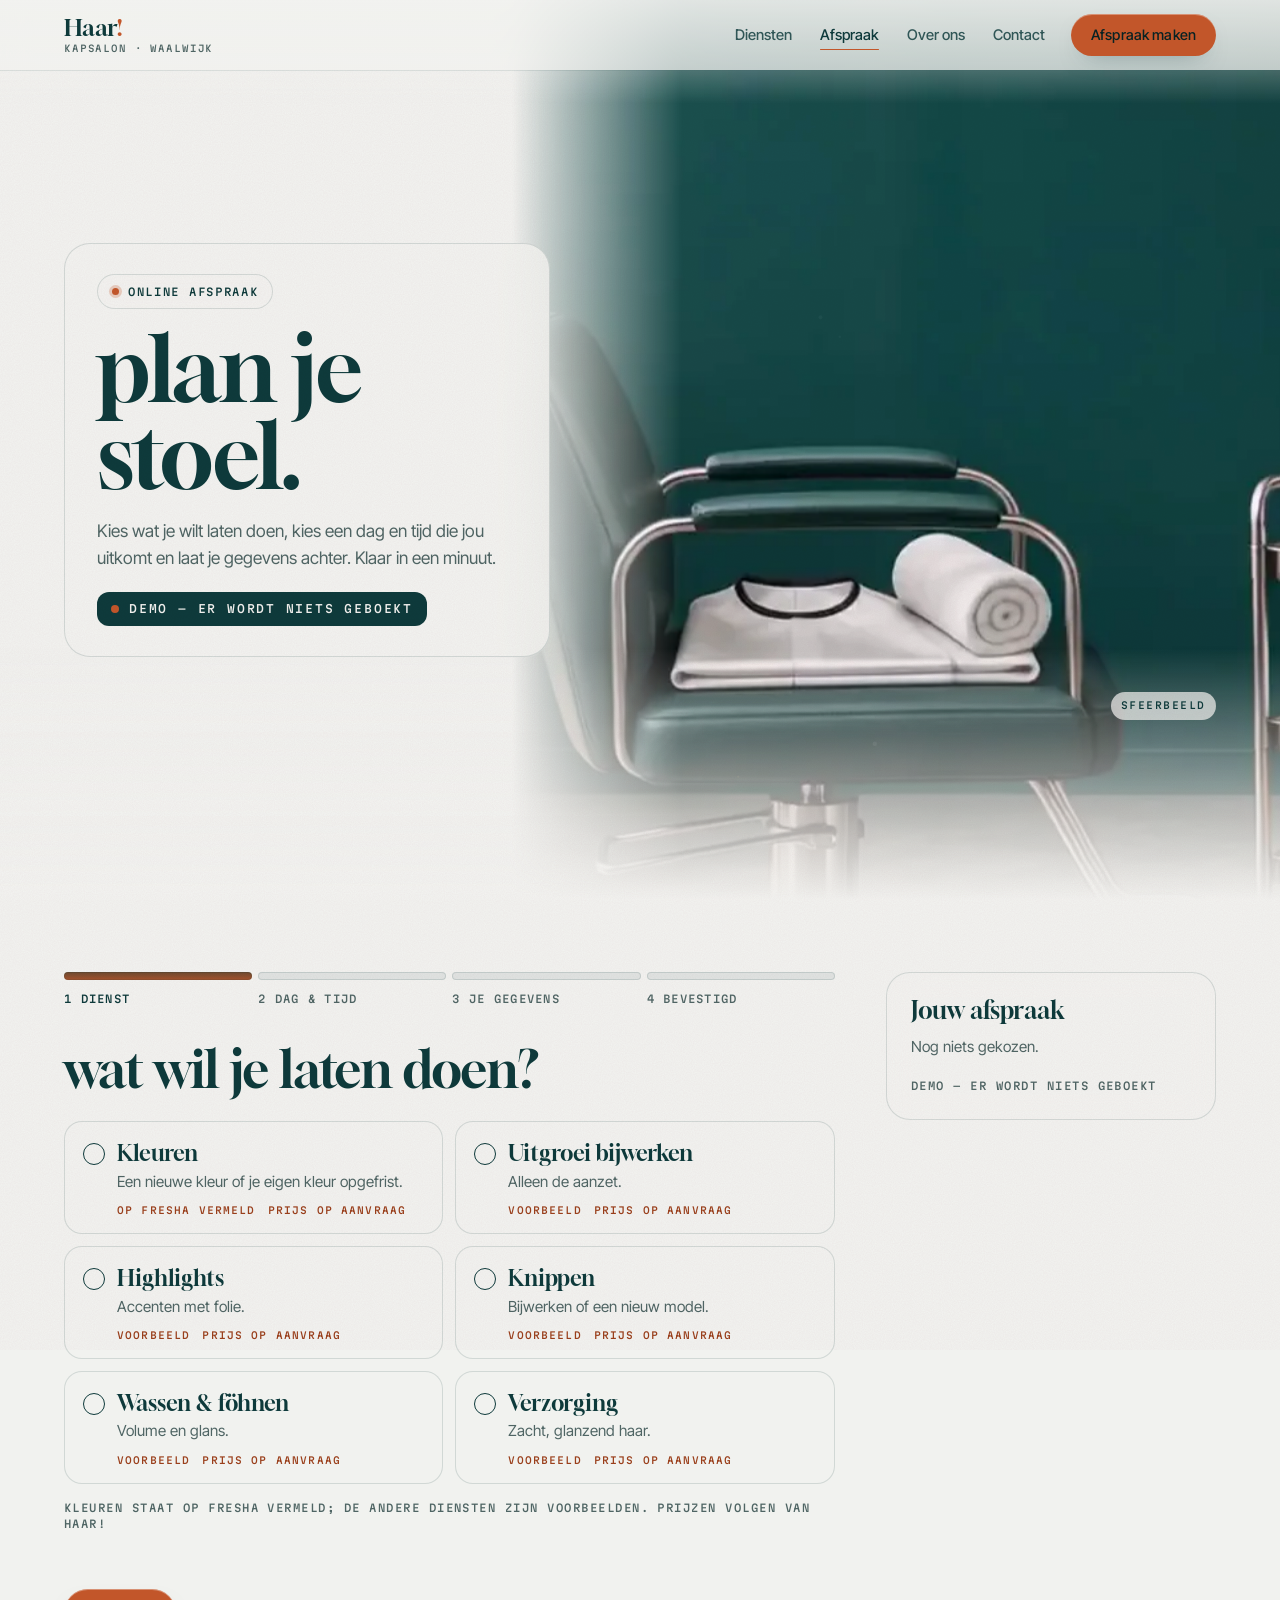
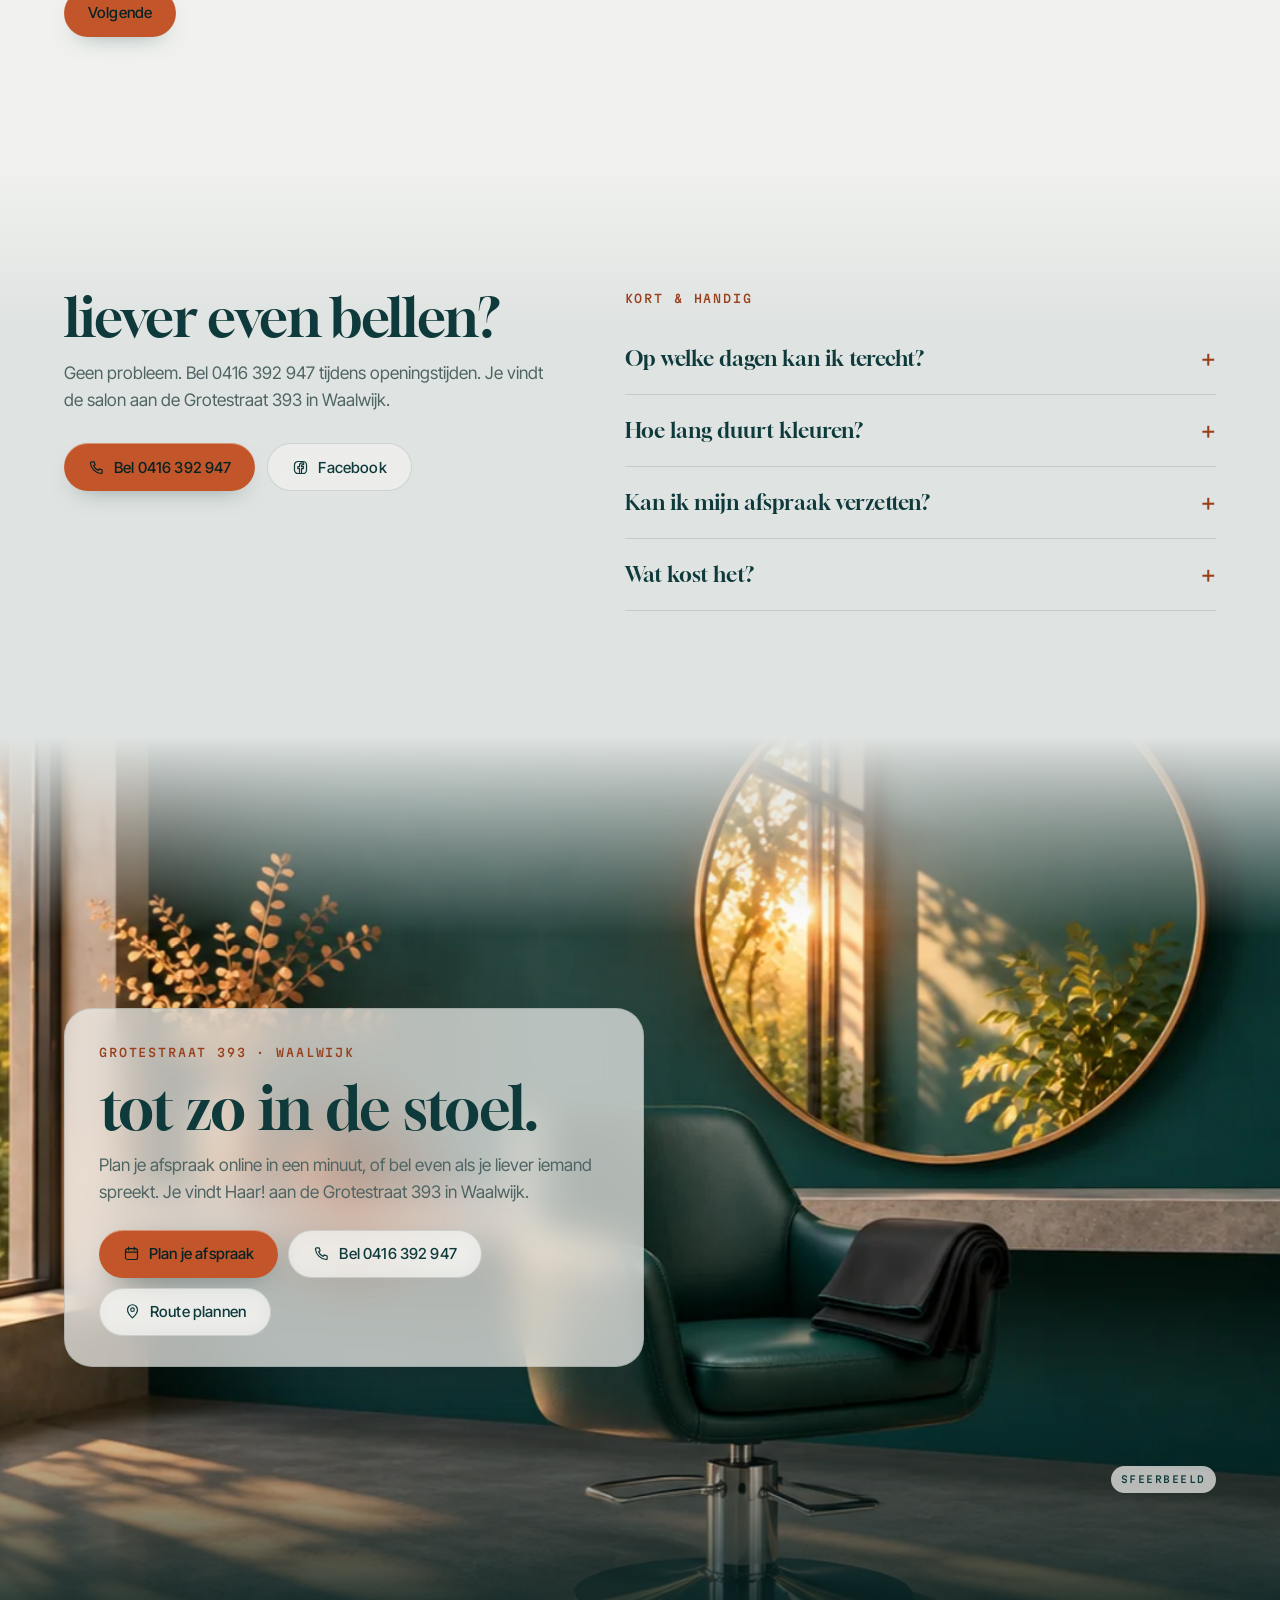
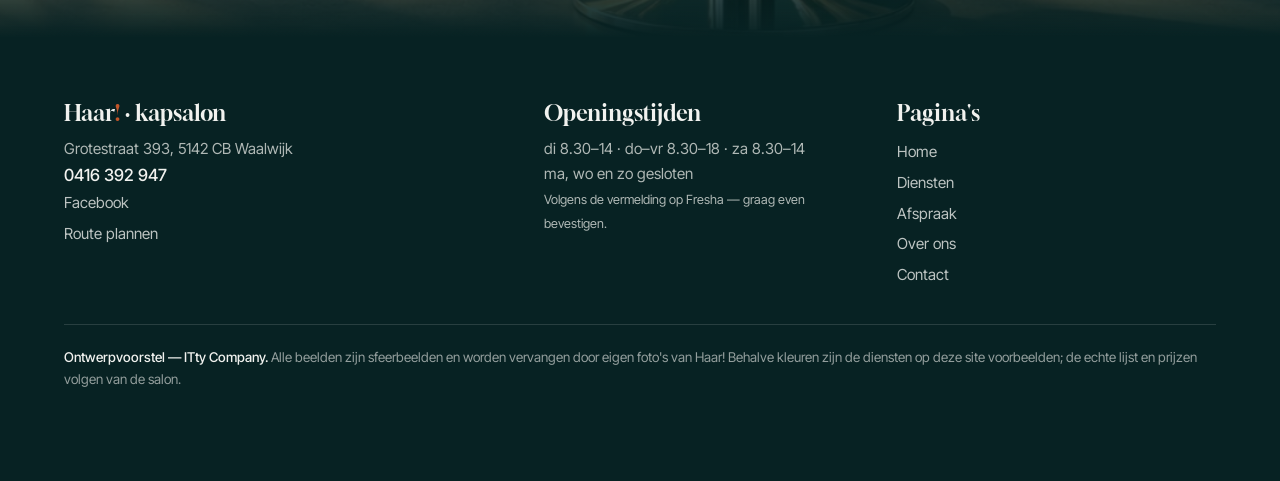
<file: afspraak.html>
<!DOCTYPE html>
<html lang="nl">
<head>
<meta charset="utf-8">
<meta name="viewport" content="width=device-width, initial-scale=1, viewport-fit=cover">
<title>Afspraak maken — Kapsalon Haar!, Waalwijk</title>
<meta name="description" content="Plan je afspraak bij Kapsalon Haar!, Grotestraat 393 Waalwijk: kies een dienst, een dag en een tijd. Of bel 0416 392 947.">
<meta name="theme-color" content="#F1F2EF">
<meta property="og:title" content="Afspraak maken — Kapsalon Haar!, Waalwijk">
<meta property="og:description" content="Plan je afspraak bij Kapsalon Haar!, Grotestraat 393 Waalwijk: kies een dienst, een dag en een tijd. Of bel 0416 392 947.">
<meta property="og:image" content="assets/img/a1.webp">
<meta name="robots" content="noindex">
<link rel="icon" href="data:image/svg+xml,%3Csvg xmlns='http://www.w3.org/2000/svg' viewBox='0 0 32 32'%3E%3Crect width='32' height='32' rx='9' fill='%230E3A3B'/%3E%3Cpath d='M10 7v18M10 16h9M19 7v18' stroke='%23F1F2EF' stroke-width='2.4' stroke-linecap='round'/%3E%3Cpath d='M25 7v11' stroke='%23C2562A' stroke-width='2.6' stroke-linecap='round'/%3E%3Ccircle cx='25' cy='24' r='1.7' fill='%23C2562A'/%3E%3C/svg%3E">
<script>document.documentElement.classList.add('js');try{var d=JSON.parse(sessionStorage.getItem('paal')||'null');if(d){sessionStorage.removeItem('paal');var c=document.documentElement.classList;c.add('pl-closed','pl-noanim');if(d.b)c.add('pl-back');window.__pl=d.l;setTimeout(function(){c.remove('pl-closed')},2200)}}catch(e){}</script>
<link rel="preconnect" href="https://fonts.googleapis.com">
<link rel="preconnect" href="https://fonts.gstatic.com" crossorigin>
<link href="https://fonts.googleapis.com/css2?family=Gloock&amp;family=Inter+Tight:wght@400;500&amp;family=Martian+Mono:wght@500&amp;display=swap" rel="stylesheet">
<link rel="stylesheet" href="assets/style.css">
</head>
<body>
<a class="skip" href="#inhoud">Naar inhoud</a>
<header class="hd">
  <a class="logo" href="index.html" aria-label="Kapsalon Haar! — home"><span>Haar<em>!</em></span><small>Kapsalon · Waalwijk</small></a>
  <nav class="nav" id="menu" aria-label="Hoofdmenu"><a href="diensten.html">Diensten</a><a href="afspraak.html" aria-current="page">Afspraak</a><a href="over-ons.html">Over ons</a><a href="contact.html">Contact</a>
    <div class="mnav"><a class="btn" href="afspraak.html"><svg viewBox="0 0 24 24" fill="none" stroke="currentColor" stroke-width="1.7" stroke-linecap="round" aria-hidden="true"><rect x="3.5" y="5" width="17" height="15.5" rx="3"/><path d="M3.5 10h17M8 3v4M16 3v4"/></svg>Afspraak maken</a><a class="btn ghost" href="tel:+31416392947"><svg viewBox="0 0 24 24" fill="none" stroke="currentColor" stroke-width="1.7" stroke-linecap="round" stroke-linejoin="round" aria-hidden="true"><path d="M5 4h3.5l1.6 4.2-2.2 1.4a11 11 0 0 0 6.5 6.5l1.4-2.2L20 15.5V19a1.5 1.5 0 0 1-1.6 1.5C10.6 20 4 13.4 3.5 5.6A1.5 1.5 0 0 1 5 4z"/></svg>Bel 0416 392 947</a><a class="btn ghost" href="https://www.facebook.com/kapsalonhaar/" target="_blank" rel="noopener"><svg viewBox="0 0 24 24" fill="none" stroke="currentColor" stroke-width="1.7" stroke-linejoin="round" aria-hidden="true"><rect x="3.5" y="3.5" width="17" height="17" rx="5"/><path d="M13.5 20.5v-7h2.4l.4-2.7h-2.8V9.2c0-.8.3-1.3 1.4-1.3h1.5V5.5a19 19 0 0 0-2.2-.1c-2.2 0-3.6 1.3-3.6 3.7v1.7H8.2v2.7h2.4v7"/></svg>Facebook</a><p>Grotestraat 393, Waalwijk</p></div>
  </nav>
  <a class="btn pill" href="afspraak.html">Afspraak maken</a>
  <button class="burger" type="button" aria-label="Menu" aria-expanded="false" aria-controls="menu"><span></span><span></span><span></span></button>
</header>
<main id="inhoud">
<section class="phero split" style="--to:var(--foam)" aria-label="Online afspraak">
  <div class="bg"><div class="kbw" data-kb><picture><source media="(max-width:760px)" srcset="assets/img/a1-m.webp"><img src="assets/img/loop-afspraak-0.webp" alt="Lege petrolkleurige kappersstoel met een opgevouwen cape en handdoek, naast een trolley met folie en een kleurkom" fetchpriority="high"></picture><video data-auto data-src="assets/loop-afspraak.mp4" poster="assets/img/loop-afspraak-0.webp" muted playsinline loop preload="none" aria-hidden="true" class="dv"></video></div></div>
  <canvas class="dust" data-k="cool" aria-hidden="true"></canvas>
  <span class="cap mono">Sfeerbeeld</span>
  <div class="wrap"><div class="box">
    <span class="chip">Online afspraak</span>
    <h1 class="words" style="margin-top:16px">plan je stoel.</h1>
    <p class="lead rv">Kies wat je wilt laten doen, kies een dag en tijd die jou uitkomt en laat je gegevens achter. Klaar in een minuut.</p>
    <span class="demo-plate rv">Demo — er wordt niets geboekt</span>
  </div></div>
</section>

<section class="bg-foam" id="boeken" style="padding-top:clamp(40px,8vh,80px)">
  <div class="wrap book" id="wizard">
    <div>
      <ol class="wbar" aria-label="Stappen">
        <li class="cur"><button type="button" disabled>1 Dienst</button></li><li><button type="button" disabled>2 Dag &amp; tijd</button></li><li><button type="button" disabled>3 Je gegevens</button></li><li><button type="button" disabled>4 Bevestigd</button></li>
      </ol>
      <noscript><p class="honest">Zonder JavaScript werkt de demo-afspraak niet. Bel 0416 392 947.</p></noscript>
      <div class="wstep" data-s="1">
        <h2>wat wil je laten doen?</h2>
        <fieldset style="border:0"><legend class="sr">Kies een dienst</legend><div class="opts"><label class="opt"><input type="radio" name="dienst" value="kleuren" data-n="Kleuren"><b>Kleuren</b><span>Een nieuwe kleur of je eigen kleur opgefrist.</span><small><em style="font-style:normal">op Fresha vermeld</em><em style="font-style:normal">prijs op aanvraag</em></small></label><label class="opt"><input type="radio" name="dienst" value="uitgroei" data-n="Uitgroei bijwerken"><b>Uitgroei bijwerken</b><span>Alleen de aanzet.</span><small><em style="font-style:normal">voorbeeld</em><em style="font-style:normal">prijs op aanvraag</em></small></label><label class="opt"><input type="radio" name="dienst" value="folie" data-n="Highlights"><b>Highlights</b><span>Accenten met folie.</span><small><em style="font-style:normal">voorbeeld</em><em style="font-style:normal">prijs op aanvraag</em></small></label><label class="opt"><input type="radio" name="dienst" value="knippen" data-n="Knippen"><b>Knippen</b><span>Bijwerken of een nieuw model.</span><small><em style="font-style:normal">voorbeeld</em><em style="font-style:normal">prijs op aanvraag</em></small></label><label class="opt"><input type="radio" name="dienst" value="fohnen" data-n="Wassen & föhnen"><b>Wassen &amp; föhnen</b><span>Volume en glans.</span><small><em style="font-style:normal">voorbeeld</em><em style="font-style:normal">prijs op aanvraag</em></small></label><label class="opt"><input type="radio" name="dienst" value="verzorging" data-n="Verzorging"><b>Verzorging</b><span>Zacht, glanzend haar.</span><small><em style="font-style:normal">voorbeeld</em><em style="font-style:normal">prijs op aanvraag</em></small></label></div></fieldset>
        <p class="note">Kleuren staat op Fresha vermeld; de andere diensten zijn voorbeelden. Prijzen volgen van Haar!</p>
        <span class="err" id="e1" role="alert"></span>
        <div class="wnav"><button class="btn" type="button" id="n1">Volgende</button></div>
      </div>
      <div class="wstep" data-s="2" hidden>
        <h2>wanneer komt het je uit?</h2>
        <span class="lbl" id="l-dag">Kies een dag</span>
        <div class="days" id="days" role="group" aria-labelledby="l-dag"></div>
        <span class="lbl" id="l-tijd">Kies een tijd</span>
        <div class="slots" id="slots" role="group" aria-labelledby="l-tijd"></div>
        <p class="note">Voorbeeldtijden binnen de openingstijden van Fresha (di, do, vr, za). De echte agenda volgt van Haar!</p>
        <span class="err" id="e2" role="alert"></span>
        <div class="wnav"><button class="btn ghost" type="button" id="b2">Terug</button><button class="btn" type="button" id="n2">Volgende</button></div>
      </div>
      <div class="wstep" data-s="3" hidden>
        <h2>op welke naam?</h2>
        <form id="gegevens" novalidate>
          <div class="fields">
            <label class="fld">Naam*<input name="naam" autocomplete="name" placeholder="Voor- en achternaam" required><span class="ferr" aria-live="polite"></span></label>
            <label class="fld">Telefoon*<input name="tel" type="tel" autocomplete="tel" inputmode="tel" placeholder="06 12 34 56 78" required><span class="ferr" aria-live="polite"></span></label>
            <label class="fld full">E-mail (optioneel)<input name="mail" type="email" autocomplete="email" placeholder="naam@voorbeeld.nl"></label>
            <label class="fld full">Opmerking (optioneel)<textarea name="opm" placeholder="bijv. warmer koper, punten 2 cm eraf"></textarea></label>
            <label class="check full"><input type="checkbox" name="rem"> Stuur me een herinnering (demo)</label>
          </div>
          <p class="priv">We gebruiken je gegevens alleen voor je afspraak. (In deze demo wordt niets verstuurd of opgeslagen.)</p>
          <div class="wnav"><button class="btn ghost" type="button" id="b3">Terug</button><button class="btn" type="submit">Afspraak bevestigen</button></div>
        </form>
      </div>
      <div class="wstep" data-s="4" hidden>
        <h2>tot dan.</h2>
        <div class="receipt">
          <dl><dt>Dienst</dt><dd id="r-dienst"></dd><dt>Dag</dt><dd id="r-dag"></dd><dt>Tijd</dt><dd id="r-tijd"></dd><dt>Naam</dt><dd id="r-naam"></dd><dt>Waar</dt><dd>Grotestraat 393, Waalwijk</dd></dl>
        </div>
        <p class="honestbox"><strong>Ontwerpvoorstel.</strong> Er is niets geboekt en niets verstuurd. Zo gaat het straks werken als Haar! online afspraken aanneemt. Wil je nu echt een afspraak? Bel 0416 392 947.</p>
        <div class="row"><button class="btn" type="button" id="ics"><svg viewBox="0 0 24 24" fill="none" stroke="currentColor" stroke-width="1.7" stroke-linecap="round" aria-hidden="true"><rect x="3.5" y="5" width="17" height="15.5" rx="3"/><path d="M3.5 10h17M8 3v4M16 3v4"/></svg>Zet in agenda (.ics)</button><a class="btn ghost" href="tel:+31416392947"><svg viewBox="0 0 24 24" fill="none" stroke="currentColor" stroke-width="1.7" stroke-linecap="round" stroke-linejoin="round" aria-hidden="true"><path d="M5 4h3.5l1.6 4.2-2.2 1.4a11 11 0 0 0 6.5 6.5l1.4-2.2L20 15.5V19a1.5 1.5 0 0 1-1.6 1.5C10.6 20 4 13.4 3.5 5.6A1.5 1.5 0 0 1 5 4z"/></svg>Bel 0416 392 947</a><button class="btn ghost" type="button" id="nieuw">Nieuwe afspraak</button></div>
      </div>
    </div>
    <aside class="aside" id="aside" aria-live="polite">
      <h3>Jouw afspraak</h3>
      <p class="empty">Nog niets gekozen.</p>
      <dl hidden><dt>Dienst</dt><dd id="s-dienst"></dd><dt>Dag</dt><dd id="s-dag"></dd><dt>Tijd</dt><dd id="s-tijd"></dd></dl>
      <p class="note">Demo — er wordt niets geboekt</p>
    </aside>
  </div>
</section>

<section class="bg-marble seam-top" style="--from:var(--foam)">
  <div class="wrap two">
    <div>
      <h2 class="words">liever even bellen?</h2>
      <p class="lead rv" style="margin-top:16px">Geen probleem. Bel 0416 392 947 tijdens openingstijden. Je vindt de salon aan de Grotestraat 393 in Waalwijk.</p>
      <div class="row rv"><a class="btn" href="tel:+31416392947"><svg viewBox="0 0 24 24" fill="none" stroke="currentColor" stroke-width="1.7" stroke-linecap="round" stroke-linejoin="round" aria-hidden="true"><path d="M5 4h3.5l1.6 4.2-2.2 1.4a11 11 0 0 0 6.5 6.5l1.4-2.2L20 15.5V19a1.5 1.5 0 0 1-1.6 1.5C10.6 20 4 13.4 3.5 5.6A1.5 1.5 0 0 1 5 4z"/></svg>Bel 0416 392 947</a><a class="btn ghost" href="https://www.facebook.com/kapsalonhaar/" target="_blank" rel="noopener"><svg viewBox="0 0 24 24" fill="none" stroke="currentColor" stroke-width="1.7" stroke-linejoin="round" aria-hidden="true"><rect x="3.5" y="3.5" width="17" height="17" rx="5"/><path d="M13.5 20.5v-7h2.4l.4-2.7h-2.8V9.2c0-.8.3-1.3 1.4-1.3h1.5V5.5a19 19 0 0 0-2.2-.1c-2.2 0-3.6 1.3-3.6 3.7v1.7H8.2v2.7h2.4v7"/></svg>Facebook</a></div>
    </div>
    <div class="rv" style="--d:1"><span class="eyebrow">Kort &amp; handig</span><details><summary>Op welke dagen kan ik terecht?</summary><p>Volgens de vermelding op Fresha op dinsdag (8.30–14.00), donderdag en vrijdag (8.30–18.00) en zaterdag (8.30–14.00). Op maandag, woensdag en zondag is de salon dicht.</p></details><details><summary>Hoe lang duurt kleuren?</summary><p>Dat hangt af van je haar en de kleur die je wilt. Reken op wat meer tijd dan voor alleen knippen; bij het maken van je afspraak hoor je het precies.</p></details><details><summary>Kan ik mijn afspraak verzetten?</summary><p>Bel even naar 0416 392 947, dan zoek je samen een nieuw moment.</p></details><details><summary>Wat kost het?</summary><p>De prijzen volgen van Haar! Vraag het gerust even.</p></details></div>
  </div>
</section>
<section class="finale left k7" style="--from:var(--marble)" aria-label="Tot zo">
  <div class="bg"><div class="kbw" data-kb><picture><source media="(max-width:760px)" srcset="assets/img/k7-m.webp"><img src="assets/img/k7.webp" alt="" loading="lazy"></picture></div></div>
  <canvas class="dust" data-k="warm" aria-hidden="true"></canvas>
  <span class="cap mono">Sfeerbeeld</span>
  <div class="wrap"><div class="box glow-follow">
    <span class="eyebrow">Grotestraat 393 · Waalwijk</span>
    <h2 class="words">tot zo in de stoel.</h2>
    <p class="lead rv">Plan je afspraak online in een minuut, of bel even als je liever iemand spreekt. Je vindt Haar! aan de Grotestraat 393 in Waalwijk.</p>
    <div class="row rv" style="--d:1"><a class="btn" href="afspraak.html"><svg viewBox="0 0 24 24" fill="none" stroke="currentColor" stroke-width="1.7" stroke-linecap="round" aria-hidden="true"><rect x="3.5" y="5" width="17" height="15.5" rx="3"/><path d="M3.5 10h17M8 3v4M16 3v4"/></svg>Plan je afspraak</a><a class="btn ghost" href="tel:+31416392947"><svg viewBox="0 0 24 24" fill="none" stroke="currentColor" stroke-width="1.7" stroke-linecap="round" stroke-linejoin="round" aria-hidden="true"><path d="M5 4h3.5l1.6 4.2-2.2 1.4a11 11 0 0 0 6.5 6.5l1.4-2.2L20 15.5V19a1.5 1.5 0 0 1-1.6 1.5C10.6 20 4 13.4 3.5 5.6A1.5 1.5 0 0 1 5 4z"/></svg>Bel 0416 392 947</a><a class="btn ghost" href="https://www.google.com/maps/search/?api=1&amp;query=Grotestraat+393+5142+CB+Waalwijk" target="_blank" rel="noopener"><svg viewBox="0 0 24 24" fill="none" stroke="currentColor" stroke-width="1.7" aria-hidden="true"><path d="M12 21s-7-6.2-7-11.5A7 7 0 0 1 19 9.5C19 14.8 12 21 12 21z"/><circle cx="12" cy="9.5" r="2.5"/></svg>Route plannen</a></div>
  </div></div>
</section>
</main>
<footer>
  <div class="wrap">
    <div><b>Haar<em>!</em> · kapsalon</b>Grotestraat 393, 5142 CB Waalwijk<a class="tel" href="tel:+31416392947">0416 392 947</a><a href="https://www.facebook.com/kapsalonhaar/" target="_blank" rel="noopener">Facebook</a><a href="https://www.google.com/maps/search/?api=1&amp;query=Grotestraat+393+5142+CB+Waalwijk" target="_blank" rel="noopener">Route plannen</a></div>
    <div><b>Openingstijden</b>di 8.30–14 · do–vr 8.30–18 · za 8.30–14<br>ma, wo en zo gesloten<br><small>Volgens de vermelding op Fresha — graag even bevestigen.</small></div>
    <div><b>Pagina's</b><a href="index.html">Home</a><a href="diensten.html">Diensten</a><a href="afspraak.html">Afspraak</a><a href="over-ons.html">Over ons</a><a href="contact.html">Contact</a></div>
    <p class="demo"><strong>Ontwerpvoorstel — ITty Company.</strong> Alle beelden zijn sfeerbeelden en worden vervangen door eigen foto's van Haar! Behalve kleuren zijn de diensten op deze site voorbeelden; de echte lijst en prijzen volgen van de salon.</p>
  </div>
</footer>
<div class="ctabar"><a class="btn" href="afspraak.html"><svg viewBox="0 0 24 24" fill="none" stroke="currentColor" stroke-width="1.7" stroke-linecap="round" aria-hidden="true"><rect x="3.5" y="5" width="17" height="15.5" rx="3"/><path d="M3.5 10h17M8 3v4M16 3v4"/></svg>Afspraak</a><a class="btn ghost" href="tel:+31416392947"><svg viewBox="0 0 24 24" fill="none" stroke="currentColor" stroke-width="1.7" stroke-linecap="round" stroke-linejoin="round" aria-hidden="true"><path d="M5 4h3.5l1.6 4.2-2.2 1.4a11 11 0 0 0 6.5 6.5l1.4-2.2L20 15.5V19a1.5 1.5 0 0 1-1.6 1.5C10.6 20 4 13.4 3.5 5.6A1.5 1.5 0 0 1 5 4z"/></svg>Bel</a></div>
<div class="grain" aria-hidden="true"></div>
<div id="paal" aria-hidden="true"><div class="strips"><i style="--k:0"></i><i style="--k:1"></i><i style="--k:2"></i><i style="--k:3"></i><i style="--k:4"></i><i style="--k:5"></i><i style="--k:6"></i><i style="--k:7"></i><i style="--k:8"></i><i style="--k:9"></i><i style="--k:10"></i><i style="--k:11"></i></div><div class="lbl"></div></div>
<script src="assets/vendor/lenis.min.js"></script>
<script src="assets/site.js"></script>
<script src="assets/booking.js"></script>
</body>
</html>
</file>
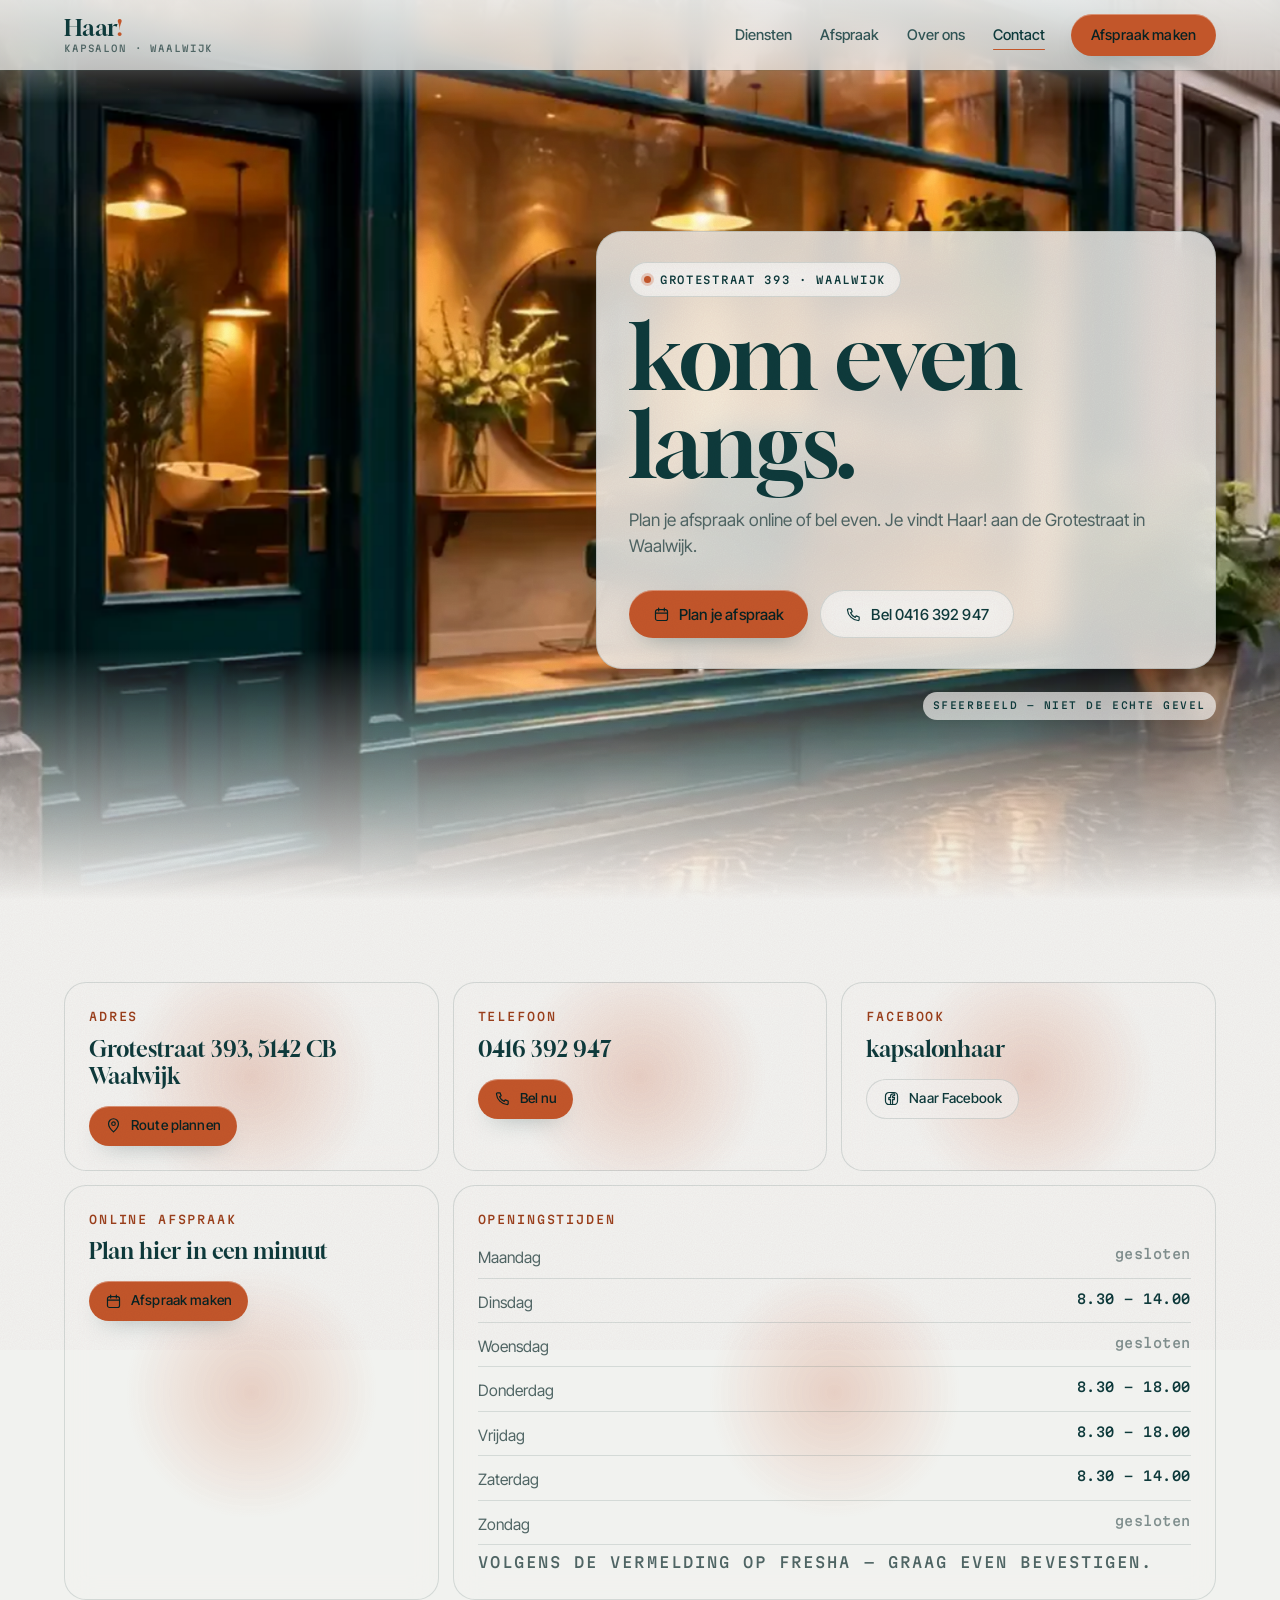
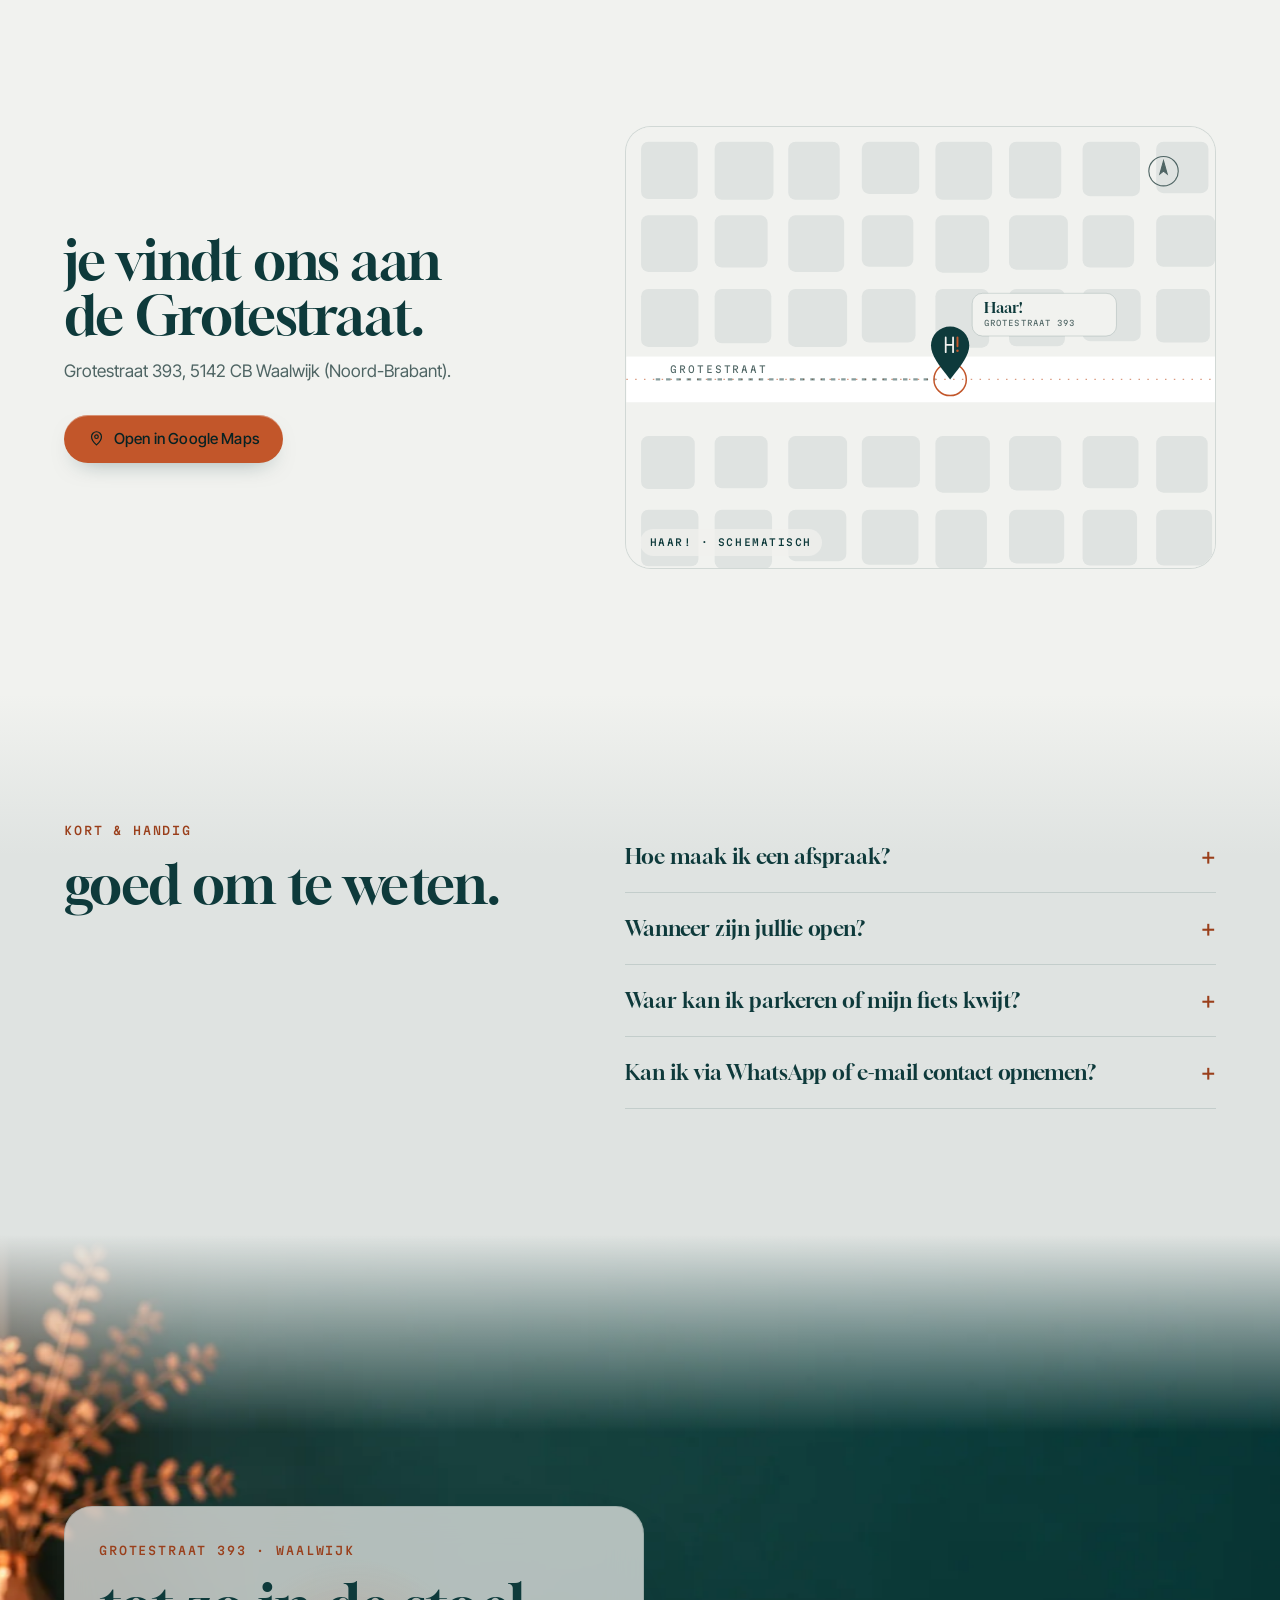
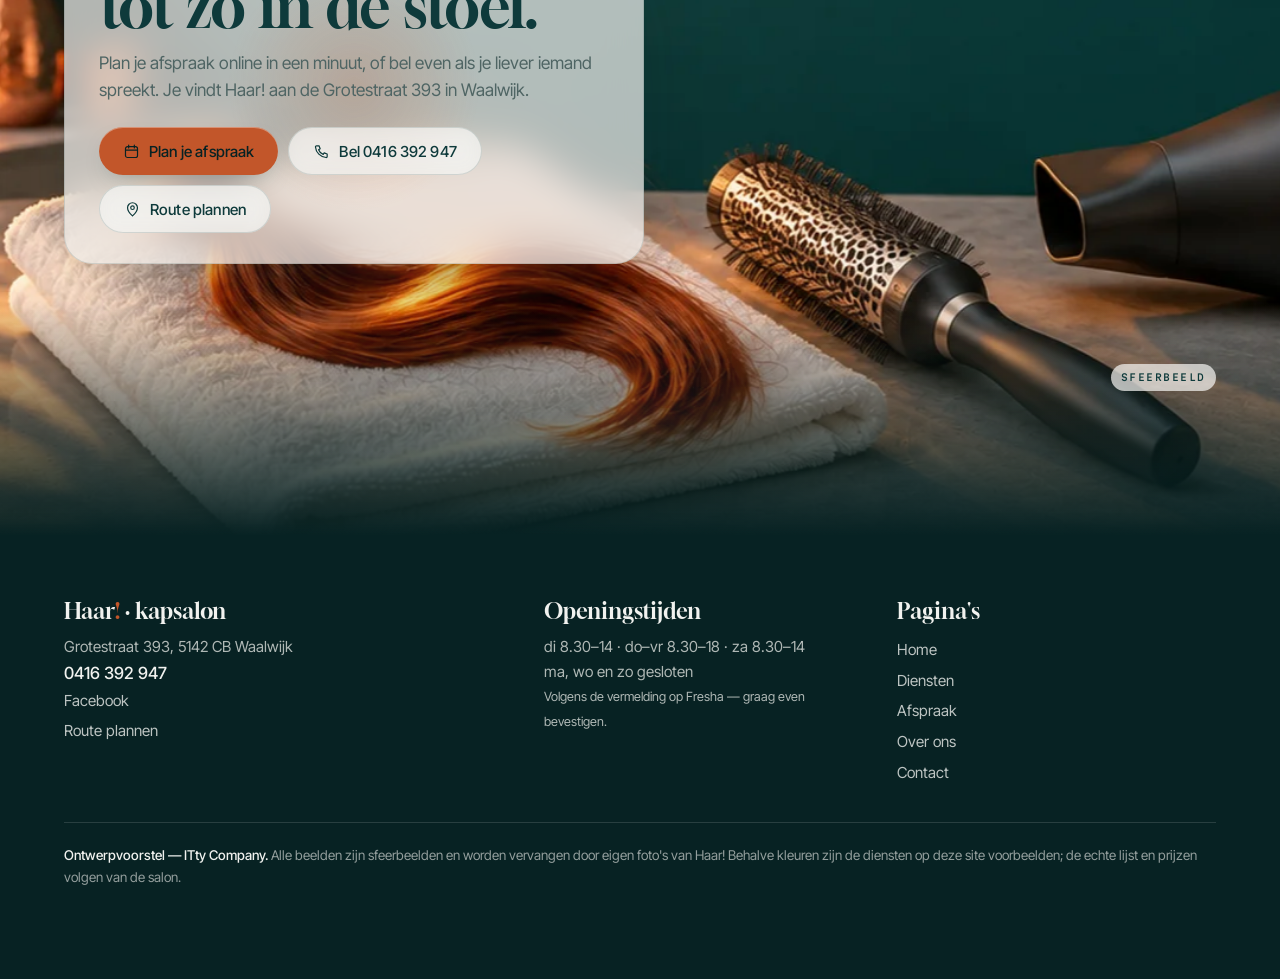
<file: contact.html>
<!DOCTYPE html>
<html lang="nl">
<head>
<meta charset="utf-8">
<meta name="viewport" content="width=device-width, initial-scale=1, viewport-fit=cover">
<title>Contact &amp; route — Kapsalon Haar!, Grotestraat 393 Waalwijk</title>
<meta name="description" content="Kapsalon Haar!, Grotestraat 393, 5142 CB Waalwijk. Bel 0416 392 947 of plan je afspraak online. Open di, do, vr en za.">
<meta name="theme-color" content="#F1F2EF">
<meta property="og:title" content="Contact &amp; route — Kapsalon Haar!, Grotestraat 393 Waalwijk">
<meta property="og:description" content="Kapsalon Haar!, Grotestraat 393, 5142 CB Waalwijk. Bel 0416 392 947 of plan je afspraak online. Open di, do, vr en za.">
<meta property="og:image" content="assets/img/o2.webp">
<meta name="robots" content="noindex">
<link rel="icon" href="data:image/svg+xml,%3Csvg xmlns='http://www.w3.org/2000/svg' viewBox='0 0 32 32'%3E%3Crect width='32' height='32' rx='9' fill='%230E3A3B'/%3E%3Cpath d='M10 7v18M10 16h9M19 7v18' stroke='%23F1F2EF' stroke-width='2.4' stroke-linecap='round'/%3E%3Cpath d='M25 7v11' stroke='%23C2562A' stroke-width='2.6' stroke-linecap='round'/%3E%3Ccircle cx='25' cy='24' r='1.7' fill='%23C2562A'/%3E%3C/svg%3E">
<script>document.documentElement.classList.add('js');try{var d=JSON.parse(sessionStorage.getItem('paal')||'null');if(d){sessionStorage.removeItem('paal');var c=document.documentElement.classList;c.add('pl-closed','pl-noanim');if(d.b)c.add('pl-back');window.__pl=d.l;setTimeout(function(){c.remove('pl-closed')},2200)}}catch(e){}</script>
<link rel="preconnect" href="https://fonts.googleapis.com">
<link rel="preconnect" href="https://fonts.gstatic.com" crossorigin>
<link href="https://fonts.googleapis.com/css2?family=Gloock&amp;family=Inter+Tight:wght@400;500&amp;family=Martian+Mono:wght@500&amp;display=swap" rel="stylesheet">
<link rel="stylesheet" href="assets/style.css">
</head>
<body>
<a class="skip" href="#inhoud">Naar inhoud</a>
<header class="hd">
  <a class="logo" href="index.html" aria-label="Kapsalon Haar! — home"><span>Haar<em>!</em></span><small>Kapsalon · Waalwijk</small></a>
  <nav class="nav" id="menu" aria-label="Hoofdmenu"><a href="diensten.html">Diensten</a><a href="afspraak.html">Afspraak</a><a href="over-ons.html">Over ons</a><a href="contact.html" aria-current="page">Contact</a>
    <div class="mnav"><a class="btn" href="afspraak.html"><svg viewBox="0 0 24 24" fill="none" stroke="currentColor" stroke-width="1.7" stroke-linecap="round" aria-hidden="true"><rect x="3.5" y="5" width="17" height="15.5" rx="3"/><path d="M3.5 10h17M8 3v4M16 3v4"/></svg>Afspraak maken</a><a class="btn ghost" href="tel:+31416392947"><svg viewBox="0 0 24 24" fill="none" stroke="currentColor" stroke-width="1.7" stroke-linecap="round" stroke-linejoin="round" aria-hidden="true"><path d="M5 4h3.5l1.6 4.2-2.2 1.4a11 11 0 0 0 6.5 6.5l1.4-2.2L20 15.5V19a1.5 1.5 0 0 1-1.6 1.5C10.6 20 4 13.4 3.5 5.6A1.5 1.5 0 0 1 5 4z"/></svg>Bel 0416 392 947</a><a class="btn ghost" href="https://www.facebook.com/kapsalonhaar/" target="_blank" rel="noopener"><svg viewBox="0 0 24 24" fill="none" stroke="currentColor" stroke-width="1.7" stroke-linejoin="round" aria-hidden="true"><rect x="3.5" y="3.5" width="17" height="17" rx="5"/><path d="M13.5 20.5v-7h2.4l.4-2.7h-2.8V9.2c0-.8.3-1.3 1.4-1.3h1.5V5.5a19 19 0 0 0-2.2-.1c-2.2 0-3.6 1.3-3.6 3.7v1.7H8.2v2.7h2.4v7"/></svg>Facebook</a><p>Grotestraat 393, Waalwijk</p></div>
  </nav>
  <a class="btn pill" href="afspraak.html">Afspraak maken</a>
  <button class="burger" type="button" aria-label="Menu" aria-expanded="false" aria-controls="menu"><span></span><span></span><span></span></button>
</header>
<main id="inhoud">
<section class="phero" style="--to:var(--foam)" aria-label="Contact">
  <div class="bg"><div class="kbw" data-kb><picture><source media="(max-width:760px)" srcset="assets/img/o2-m.webp"><img src="assets/img/loop-contact-0.webp" alt="Etalage van een kapsalon met warm licht, na een regenbui" fetchpriority="high"></picture><video data-auto data-src="assets/loop-contact.mp4" poster="assets/img/loop-contact-0.webp" muted playsinline loop preload="none" aria-hidden="true" class="dv"></video></div></div>
  <canvas class="dust" data-k="warm" aria-hidden="true"></canvas>
  <span class="cap mono">Sfeerbeeld — niet de echte gevel</span>
  <div class="wrap"><div class="box" style="margin-left:auto">
    <span class="chip">Grotestraat 393 · Waalwijk</span>
    <h1 class="words" style="margin-top:16px">kom even langs.</h1>
    <p class="lead rv">Plan je afspraak online of bel even. Je vindt Haar! aan de Grotestraat in Waalwijk.</p>
    <div class="row rv"><a class="btn" href="afspraak.html"><svg viewBox="0 0 24 24" fill="none" stroke="currentColor" stroke-width="1.7" stroke-linecap="round" aria-hidden="true"><rect x="3.5" y="5" width="17" height="15.5" rx="3"/><path d="M3.5 10h17M8 3v4M16 3v4"/></svg>Plan je afspraak</a><a class="btn ghost" href="tel:+31416392947"><svg viewBox="0 0 24 24" fill="none" stroke="currentColor" stroke-width="1.7" stroke-linecap="round" stroke-linejoin="round" aria-hidden="true"><path d="M5 4h3.5l1.6 4.2-2.2 1.4a11 11 0 0 0 6.5 6.5l1.4-2.2L20 15.5V19a1.5 1.5 0 0 1-1.6 1.5C10.6 20 4 13.4 3.5 5.6A1.5 1.5 0 0 1 5 4z"/></svg>Bel 0416 392 947</a></div>
  </div></div>
</section>

<section class="bg-foam" style="padding-top:clamp(40px,8vh,80px)">
  <div class="wrap">
    <div class="cards">
      <div class="gcard glow-follow rv"><span class="eyebrow">Adres</span><b>Grotestraat 393, 5142 CB Waalwijk</b><a class="btn sm" href="https://www.google.com/maps/search/?api=1&amp;query=Grotestraat+393+5142+CB+Waalwijk" target="_blank" rel="noopener"><svg viewBox="0 0 24 24" fill="none" stroke="currentColor" stroke-width="1.7" aria-hidden="true"><path d="M12 21s-7-6.2-7-11.5A7 7 0 0 1 19 9.5C19 14.8 12 21 12 21z"/><circle cx="12" cy="9.5" r="2.5"/></svg>Route plannen</a></div>
      <div class="gcard glow-follow rv" style="--d:1"><span class="eyebrow">Telefoon</span><b>0416 392 947</b><a class="btn sm" href="tel:+31416392947"><svg viewBox="0 0 24 24" fill="none" stroke="currentColor" stroke-width="1.7" stroke-linecap="round" stroke-linejoin="round" aria-hidden="true"><path d="M5 4h3.5l1.6 4.2-2.2 1.4a11 11 0 0 0 6.5 6.5l1.4-2.2L20 15.5V19a1.5 1.5 0 0 1-1.6 1.5C10.6 20 4 13.4 3.5 5.6A1.5 1.5 0 0 1 5 4z"/></svg>Bel nu</a></div>
      <div class="gcard glow-follow rv" style="--d:2"><span class="eyebrow">Facebook</span><b>kapsalonhaar</b><a class="btn ghost sm" href="https://www.facebook.com/kapsalonhaar/" target="_blank" rel="noopener"><svg viewBox="0 0 24 24" fill="none" stroke="currentColor" stroke-width="1.7" stroke-linejoin="round" aria-hidden="true"><rect x="3.5" y="3.5" width="17" height="17" rx="5"/><path d="M13.5 20.5v-7h2.4l.4-2.7h-2.8V9.2c0-.8.3-1.3 1.4-1.3h1.5V5.5a19 19 0 0 0-2.2-.1c-2.2 0-3.6 1.3-3.6 3.7v1.7H8.2v2.7h2.4v7"/></svg>Naar Facebook</a></div>
      <div class="gcard glow-follow rv"><span class="eyebrow">Online afspraak</span><b>Plan hier in een minuut</b><a class="btn sm" href="afspraak.html"><svg viewBox="0 0 24 24" fill="none" stroke="currentColor" stroke-width="1.7" stroke-linecap="round" aria-hidden="true"><rect x="3.5" y="5" width="17" height="15.5" rx="3"/><path d="M3.5 10h17M8 3v4M16 3v4"/></svg>Afspraak maken</a></div>
      <div class="gcard glow-follow rv wide" id="tijden" style="--d:1"><span class="eyebrow">Openingstijden</span><ul class="hours"><li class=dicht><span>maandag</span><b>gesloten</b></li><li><span>dinsdag</span><b>8.30 – 14.00</b></li><li class=dicht><span>woensdag</span><b>gesloten</b></li><li><span>donderdag</span><b>8.30 – 18.00</b></li><li><span>vrijdag</span><b>8.30 – 18.00</b></li><li><span>zaterdag</span><b>8.30 – 14.00</b></li><li class=dicht><span>zondag</span><b>gesloten</b></li></ul><p class="note">Volgens de vermelding op Fresha — graag even bevestigen.</p></div>
    </div>
  </div>
</section>

<section class="bg-foam" style="padding-top:0">
  <div class="wrap two" style="align-items:center">
    <div>
      <h2 class="words">je vindt ons aan de Grotestraat.</h2>
      <p class="lead rv" style="margin-top:16px">Grotestraat 393, 5142 CB Waalwijk (Noord-Brabant).</p>
      <div class="row rv"><a class="btn" href="https://www.google.com/maps/search/?api=1&amp;query=Grotestraat+393+5142+CB+Waalwijk" target="_blank" rel="noopener"><svg viewBox="0 0 24 24" fill="none" stroke="currentColor" stroke-width="1.7" aria-hidden="true"><path d="M12 21s-7-6.2-7-11.5A7 7 0 0 1 19 9.5C19 14.8 12 21 12 21z"/><circle cx="12" cy="9.5" r="2.5"/></svg>Open in Google Maps</a></div>
    </div>
    <figure class="map rv" style="--d:1"><svg viewBox="0 0 800 600" role="img" aria-label="Schematische kaart: Grotestraat 393, Waalwijk">
      <rect width="800" height="600" fill="#F1F2EF"/><rect x="20" y="20" width="77" height="78" rx="10" fill="#DFE3E1"/><rect x="20" y="120" width="77" height="77" rx="10" fill="#DFE3E1"/><rect x="20" y="220" width="78" height="79" rx="10" fill="#DFE3E1"/><rect x="20" y="420" width="73" height="72" rx="10" fill="#DFE3E1"/><rect x="20" y="520" width="78" height="77" rx="10" fill="#DFE3E1"/><rect x="120" y="20" width="80" height="79" rx="10" fill="#DFE3E1"/><rect x="120" y="120" width="72" height="71" rx="10" fill="#DFE3E1"/><rect x="120" y="220" width="77" height="74" rx="10" fill="#DFE3E1"/><rect x="120" y="420" width="72" height="71" rx="10" fill="#DFE3E1"/><rect x="120" y="520" width="78" height="80" rx="10" fill="#DFE3E1"/><rect x="220" y="20" width="70" height="79" rx="10" fill="#DFE3E1"/><rect x="220" y="120" width="76" height="77" rx="10" fill="#DFE3E1"/><rect x="220" y="220" width="80" height="79" rx="10" fill="#DFE3E1"/><rect x="220" y="420" width="80" height="72" rx="10" fill="#DFE3E1"/><rect x="220" y="520" width="79" height="70" rx="10" fill="#DFE3E1"/><rect x="320" y="20" width="78" height="71" rx="10" fill="#DFE3E1"/><rect x="320" y="120" width="70" height="70" rx="10" fill="#DFE3E1"/><rect x="320" y="220" width="73" height="73" rx="10" fill="#DFE3E1"/><rect x="320" y="420" width="79" height="70" rx="10" fill="#DFE3E1"/><rect x="320" y="520" width="77" height="75" rx="10" fill="#DFE3E1"/><rect x="420" y="20" width="77" height="79" rx="10" fill="#DFE3E1"/><rect x="420" y="120" width="73" height="78" rx="10" fill="#DFE3E1"/><rect x="420" y="220" width="73" height="80" rx="10" fill="#DFE3E1"/><rect x="420" y="420" width="74" height="77" rx="10" fill="#DFE3E1"/><rect x="420" y="520" width="70" height="80" rx="10" fill="#DFE3E1"/><rect x="520" y="20" width="71" height="77" rx="10" fill="#DFE3E1"/><rect x="520" y="120" width="80" height="74" rx="10" fill="#DFE3E1"/><rect x="520" y="220" width="76" height="78" rx="10" fill="#DFE3E1"/><rect x="520" y="420" width="71" height="74" rx="10" fill="#DFE3E1"/><rect x="520" y="520" width="75" height="73" rx="10" fill="#DFE3E1"/><rect x="620" y="20" width="78" height="74" rx="10" fill="#DFE3E1"/><rect x="620" y="120" width="70" height="71" rx="10" fill="#DFE3E1"/><rect x="620" y="220" width="79" height="71" rx="10" fill="#DFE3E1"/><rect x="620" y="420" width="76" height="71" rx="10" fill="#DFE3E1"/><rect x="620" y="520" width="74" height="76" rx="10" fill="#DFE3E1"/><rect x="720" y="20" width="71" height="70" rx="10" fill="#DFE3E1"/><rect x="720" y="120" width="80" height="70" rx="10" fill="#DFE3E1"/><rect x="720" y="220" width="73" height="73" rx="10" fill="#DFE3E1"/><rect x="720" y="420" width="70" height="77" rx="10" fill="#DFE3E1"/><rect x="720" y="520" width="76" height="76" rx="10" fill="#DFE3E1"/>
      <rect x="0" y="312" width="800" height="62" fill="#fff"/><path d="M0 343H800" stroke="#C2562A" stroke-width="1.5" stroke-dasharray="2 10" opacity=".6"/>
      <path class="route" d="M40 343 H 420" stroke="#0E3A3B" stroke-width="3" fill="none" opacity=".5"/>
      <text x="60" y="334" font-family="Martian Mono, monospace" font-size="13" letter-spacing="2.5" fill="#4F6564">GROTESTRAAT</text>
      <circle class="ring" cx="440" cy="343" r="22" fill="none" stroke="#C2562A" stroke-width="2"/>
      <g class="pin"><path d="M440 343c-16-20-26-33-26-46a26 26 0 0 1 52 0c0 13-10 26-26 46z" fill="#0E3A3B"/><path d="M434 286v20M434 296h10M444 286v20" stroke="#F1F2EF" stroke-width="2.4" stroke-linecap="round"/><path d="M450 286v12" stroke="#C2562A" stroke-width="2.6" stroke-linecap="round"/><circle cx="450" cy="304" r="1.7" fill="#C2562A"/></g>
      <g transform="translate(470 226)"><rect width="196" height="58" rx="14" fill="#F1F2EF" stroke="rgba(14,58,59,.2)"/><text x="16" y="27" font-family="Gloock, Georgia, serif" font-size="21" fill="#0E3A3B">Haar!</text><text x="16" y="45" font-family="Martian Mono, monospace" font-size="10.5" letter-spacing="1.5" fill="#4F6564">GROTESTRAAT 393</text></g>
      <g transform="translate(730 60)" fill="none" stroke="#4F6564" stroke-width="1.5"><circle r="20"/><path d="M0 -14 5 4 0 0 -5 4z" fill="#4F6564"/></g>
    </svg><figcaption class="mono">Haar! · schematisch</figcaption></figure>
  </div>
</section>

<section class="bg-marble seam-top" style="--from:var(--foam)">
  <div class="wrap two">
    <div><span class="eyebrow">Kort &amp; handig</span><h2 class="words">goed om te weten.</h2></div>
    <div class="rv"><details><summary>Hoe maak ik een afspraak?</summary><p>Online via de afspraakpagina, of bel 0416 392 947.</p></details><details><summary>Wanneer zijn jullie open?</summary><p>Volgens Fresha: dinsdag 8.30–14.00, donderdag en vrijdag 8.30–18.00, zaterdag 8.30–14.00. Maandag, woensdag en zondag gesloten.</p></details><details><summary>Waar kan ik parkeren of mijn fiets kwijt?</summary><p>Dat hoor je het snelst als je even belt.</p></details><details><summary>Kan ik via WhatsApp of e-mail contact opnemen?</summary><p>Dat vullen we in zodra de salon het bevestigt. Bellen werkt in elk geval.</p></details></div>
  </div>
</section>
<section class="finale left k6" style="--from:var(--marble)" aria-label="Tot zo">
  <div class="bg"><div class="kbw" data-kb><picture><source media="(max-width:760px)" srcset="assets/img/k6-m.webp"><img src="assets/img/k6.webp" alt="" loading="lazy"></picture></div></div>
  <canvas class="dust" data-k="warm" aria-hidden="true"></canvas>
  <span class="cap mono">Sfeerbeeld</span>
  <div class="wrap"><div class="box glow-follow">
    <span class="eyebrow">Grotestraat 393 · Waalwijk</span>
    <h2 class="words">tot zo in de stoel.</h2>
    <p class="lead rv">Plan je afspraak online in een minuut, of bel even als je liever iemand spreekt. Je vindt Haar! aan de Grotestraat 393 in Waalwijk.</p>
    <div class="row rv" style="--d:1"><a class="btn" href="afspraak.html"><svg viewBox="0 0 24 24" fill="none" stroke="currentColor" stroke-width="1.7" stroke-linecap="round" aria-hidden="true"><rect x="3.5" y="5" width="17" height="15.5" rx="3"/><path d="M3.5 10h17M8 3v4M16 3v4"/></svg>Plan je afspraak</a><a class="btn ghost" href="tel:+31416392947"><svg viewBox="0 0 24 24" fill="none" stroke="currentColor" stroke-width="1.7" stroke-linecap="round" stroke-linejoin="round" aria-hidden="true"><path d="M5 4h3.5l1.6 4.2-2.2 1.4a11 11 0 0 0 6.5 6.5l1.4-2.2L20 15.5V19a1.5 1.5 0 0 1-1.6 1.5C10.6 20 4 13.4 3.5 5.6A1.5 1.5 0 0 1 5 4z"/></svg>Bel 0416 392 947</a><a class="btn ghost" href="https://www.google.com/maps/search/?api=1&amp;query=Grotestraat+393+5142+CB+Waalwijk" target="_blank" rel="noopener"><svg viewBox="0 0 24 24" fill="none" stroke="currentColor" stroke-width="1.7" aria-hidden="true"><path d="M12 21s-7-6.2-7-11.5A7 7 0 0 1 19 9.5C19 14.8 12 21 12 21z"/><circle cx="12" cy="9.5" r="2.5"/></svg>Route plannen</a></div>
  </div></div>
</section>
</main>
<footer>
  <div class="wrap">
    <div><b>Haar<em>!</em> · kapsalon</b>Grotestraat 393, 5142 CB Waalwijk<a class="tel" href="tel:+31416392947">0416 392 947</a><a href="https://www.facebook.com/kapsalonhaar/" target="_blank" rel="noopener">Facebook</a><a href="https://www.google.com/maps/search/?api=1&amp;query=Grotestraat+393+5142+CB+Waalwijk" target="_blank" rel="noopener">Route plannen</a></div>
    <div><b>Openingstijden</b>di 8.30–14 · do–vr 8.30–18 · za 8.30–14<br>ma, wo en zo gesloten<br><small>Volgens de vermelding op Fresha — graag even bevestigen.</small></div>
    <div><b>Pagina's</b><a href="index.html">Home</a><a href="diensten.html">Diensten</a><a href="afspraak.html">Afspraak</a><a href="over-ons.html">Over ons</a><a href="contact.html">Contact</a></div>
    <p class="demo"><strong>Ontwerpvoorstel — ITty Company.</strong> Alle beelden zijn sfeerbeelden en worden vervangen door eigen foto's van Haar! Behalve kleuren zijn de diensten op deze site voorbeelden; de echte lijst en prijzen volgen van de salon.</p>
  </div>
</footer>
<div class="ctabar"><a class="btn" href="afspraak.html"><svg viewBox="0 0 24 24" fill="none" stroke="currentColor" stroke-width="1.7" stroke-linecap="round" aria-hidden="true"><rect x="3.5" y="5" width="17" height="15.5" rx="3"/><path d="M3.5 10h17M8 3v4M16 3v4"/></svg>Afspraak</a><a class="btn ghost" href="tel:+31416392947"><svg viewBox="0 0 24 24" fill="none" stroke="currentColor" stroke-width="1.7" stroke-linecap="round" stroke-linejoin="round" aria-hidden="true"><path d="M5 4h3.5l1.6 4.2-2.2 1.4a11 11 0 0 0 6.5 6.5l1.4-2.2L20 15.5V19a1.5 1.5 0 0 1-1.6 1.5C10.6 20 4 13.4 3.5 5.6A1.5 1.5 0 0 1 5 4z"/></svg>Bel</a></div>
<div class="grain" aria-hidden="true"></div>
<div id="paal" aria-hidden="true"><div class="strips"><i style="--k:0"></i><i style="--k:1"></i><i style="--k:2"></i><i style="--k:3"></i><i style="--k:4"></i><i style="--k:5"></i><i style="--k:6"></i><i style="--k:7"></i><i style="--k:8"></i><i style="--k:9"></i><i style="--k:10"></i><i style="--k:11"></i></div><div class="lbl"></div></div>
<script src="assets/vendor/lenis.min.js"></script>
<script src="assets/site.js"></script>
</body>
</html>
</file>
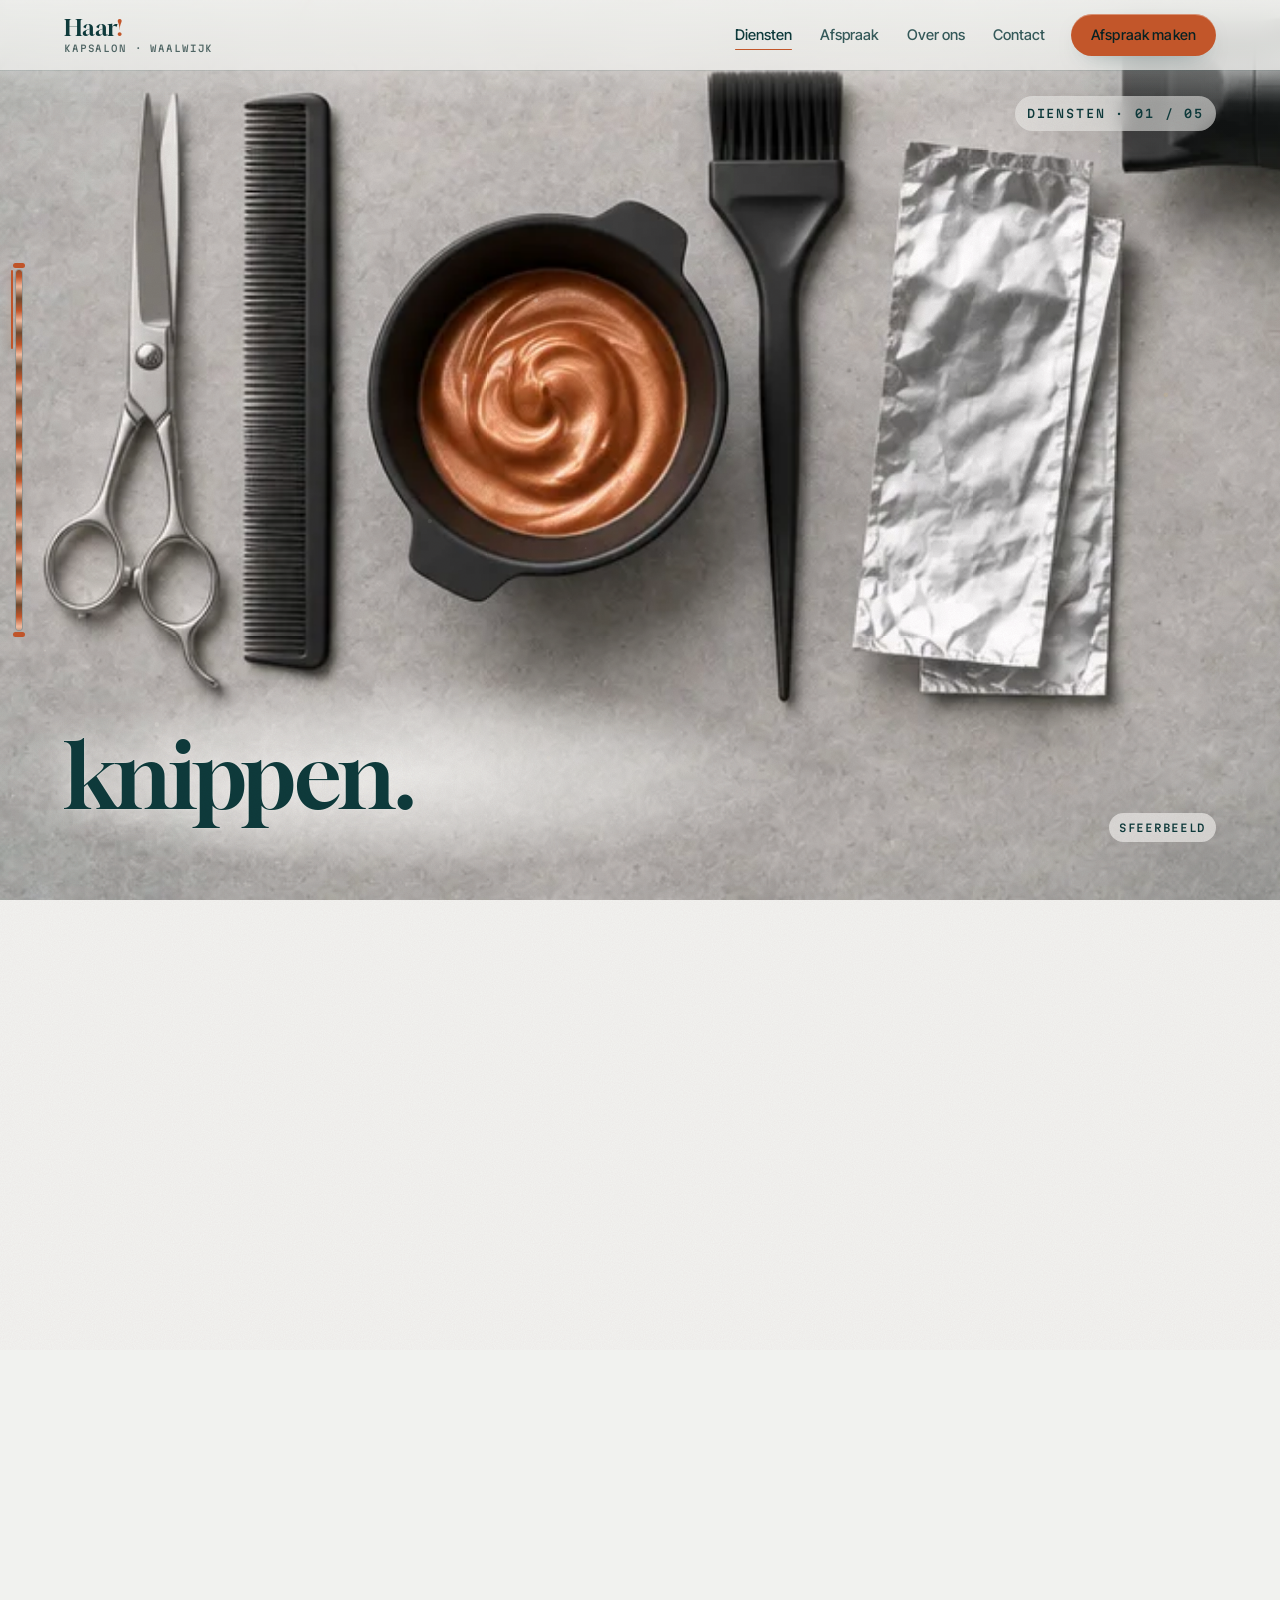
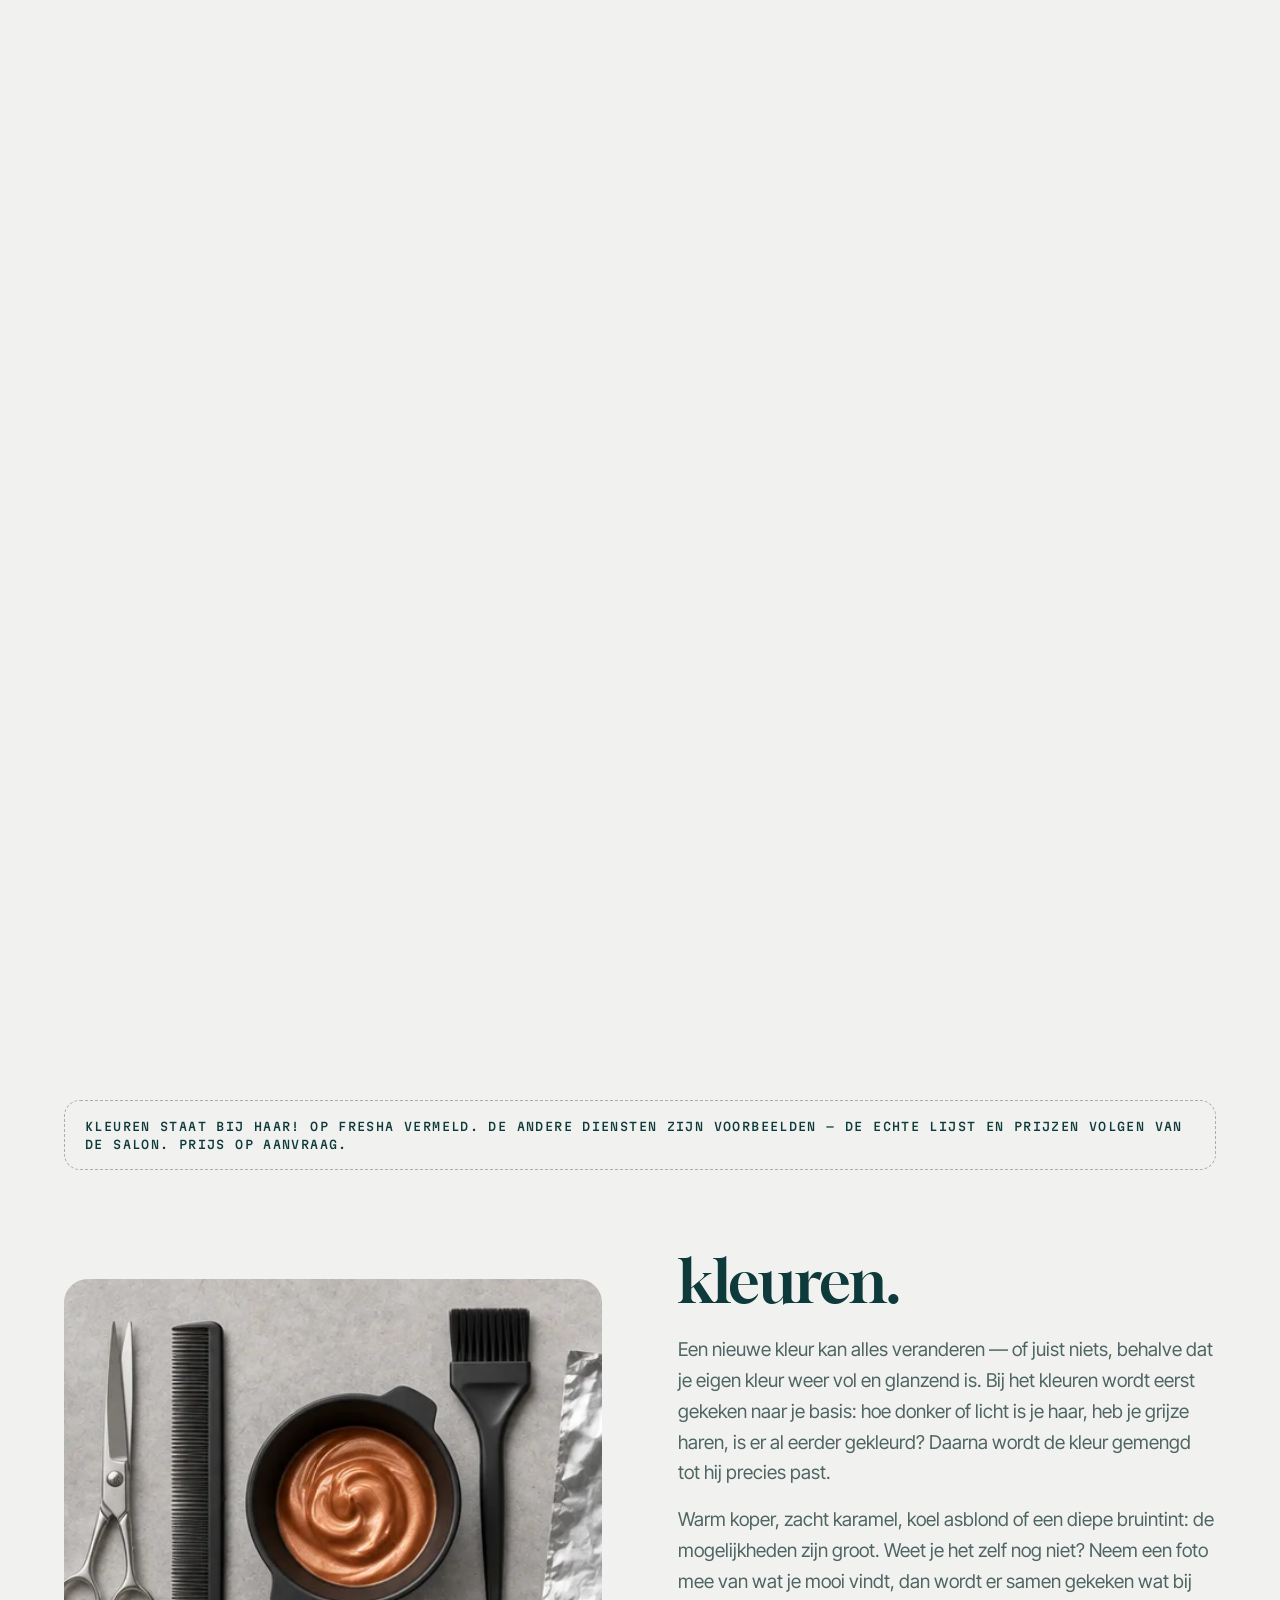
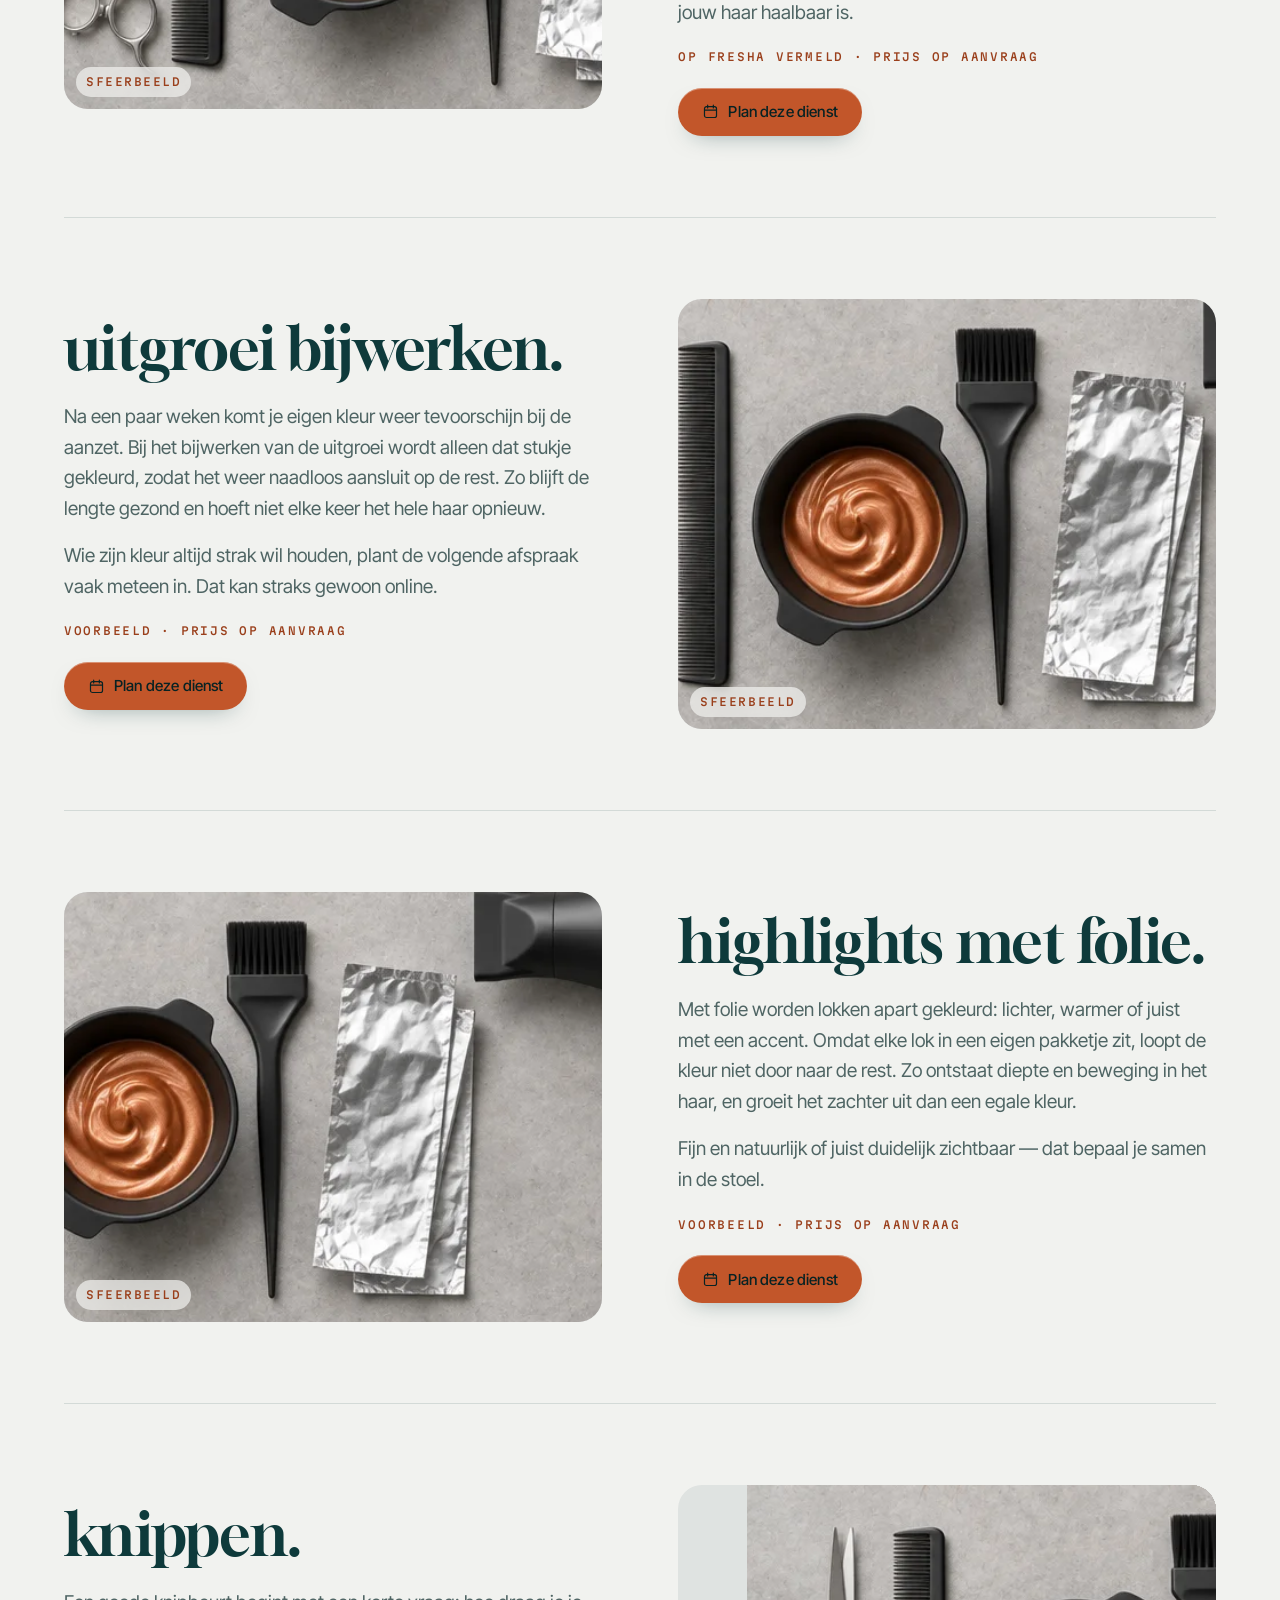
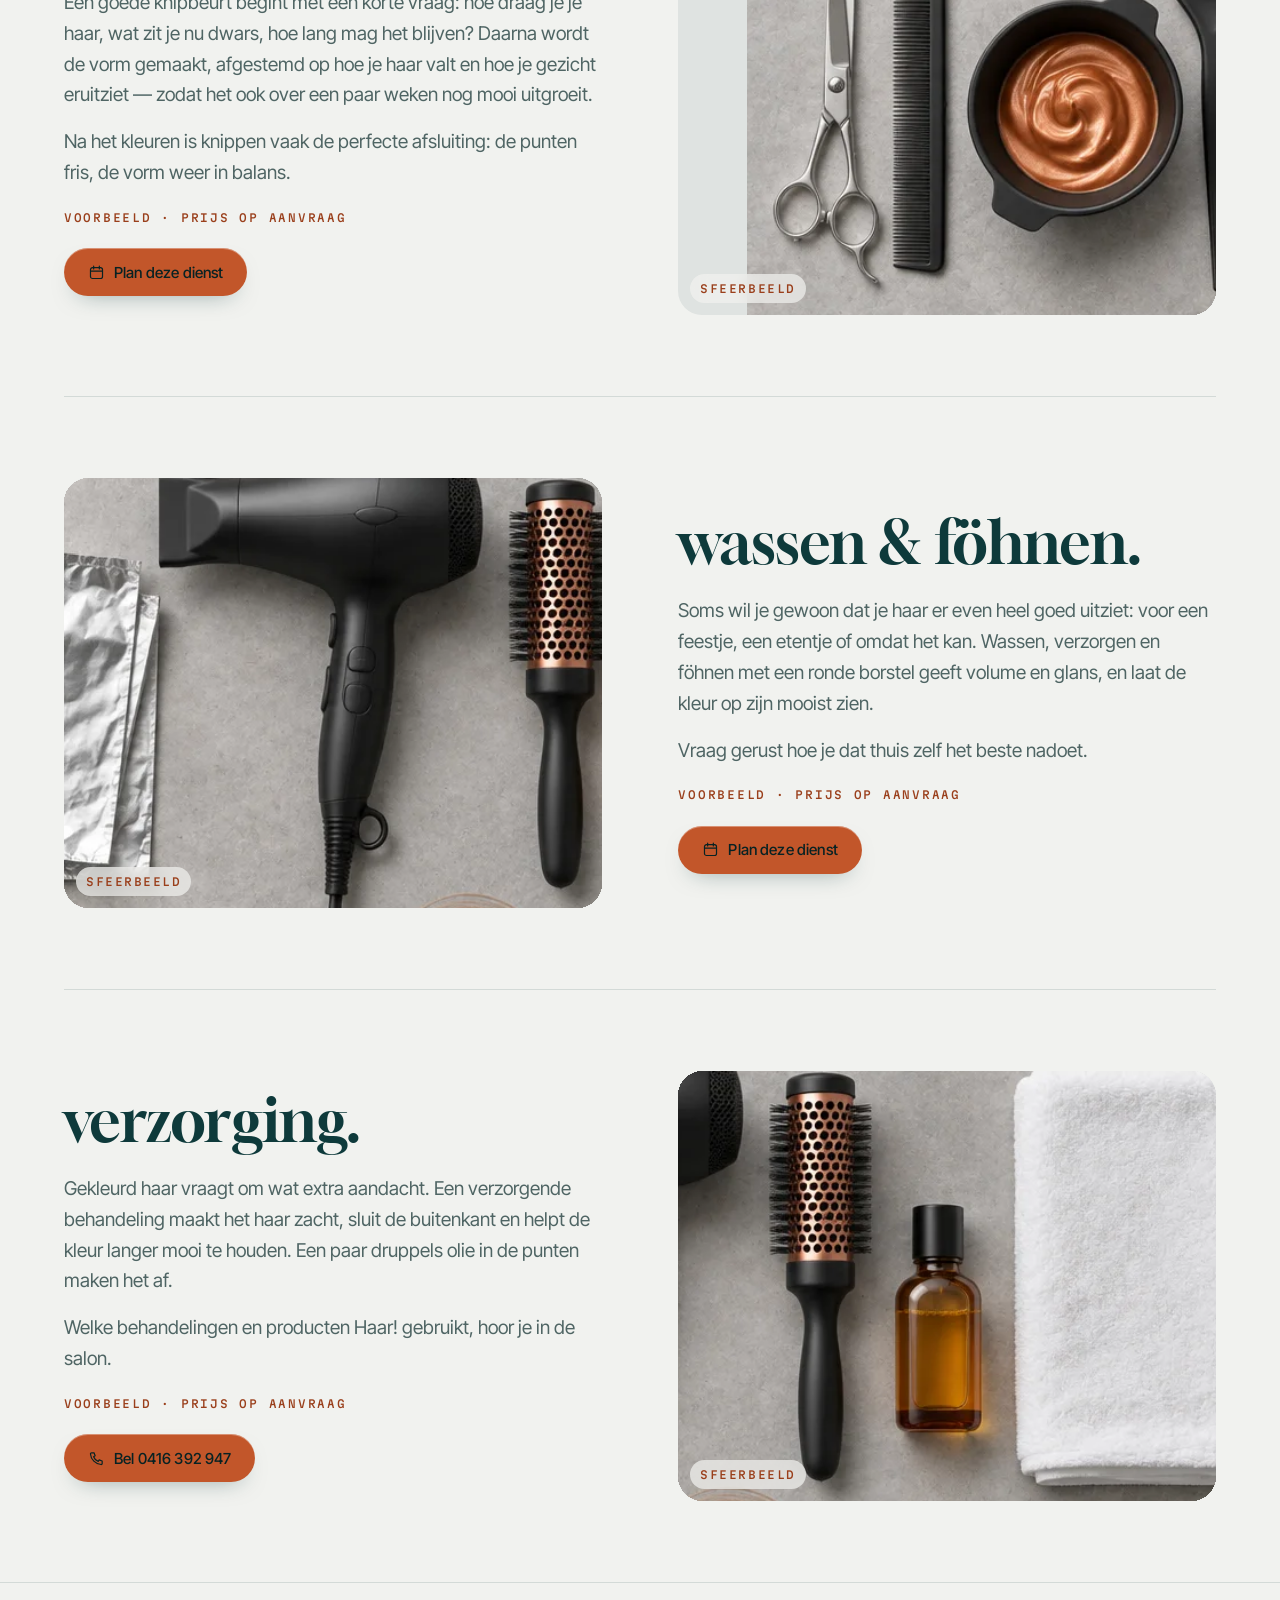
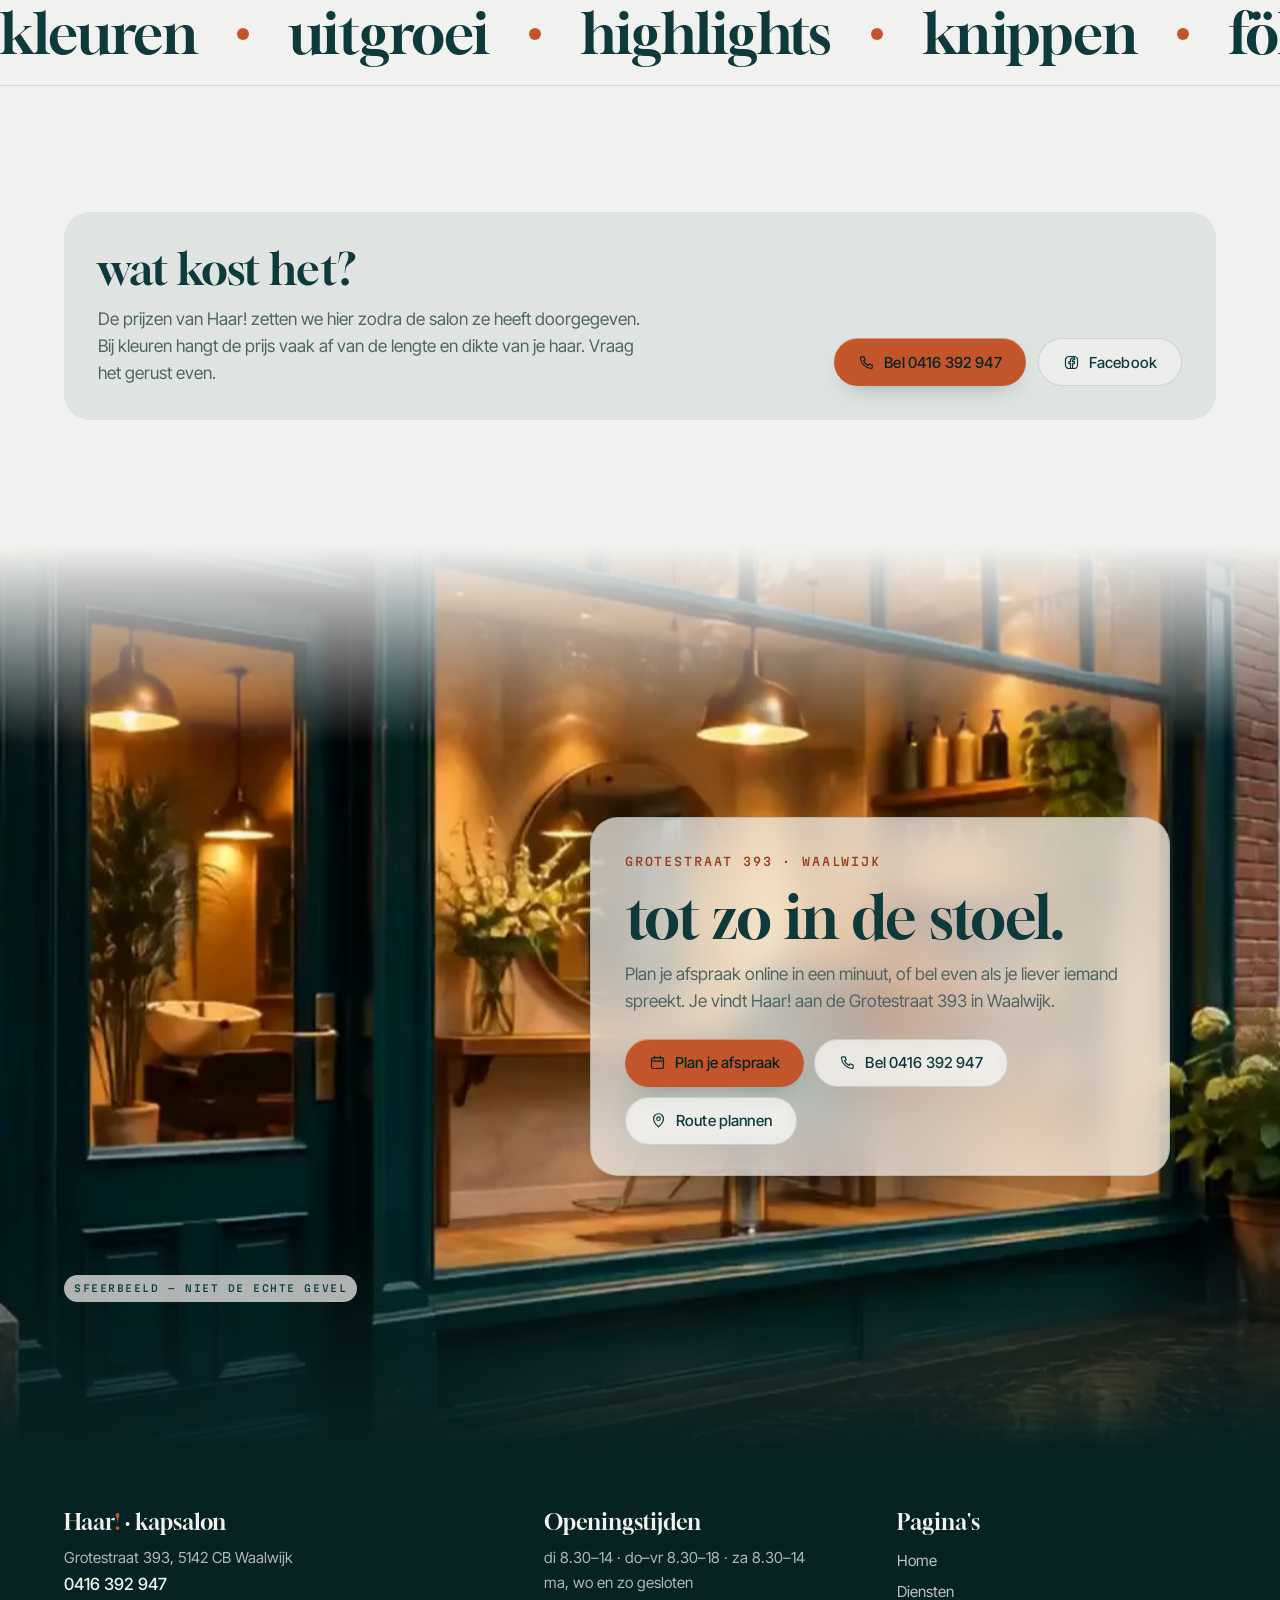
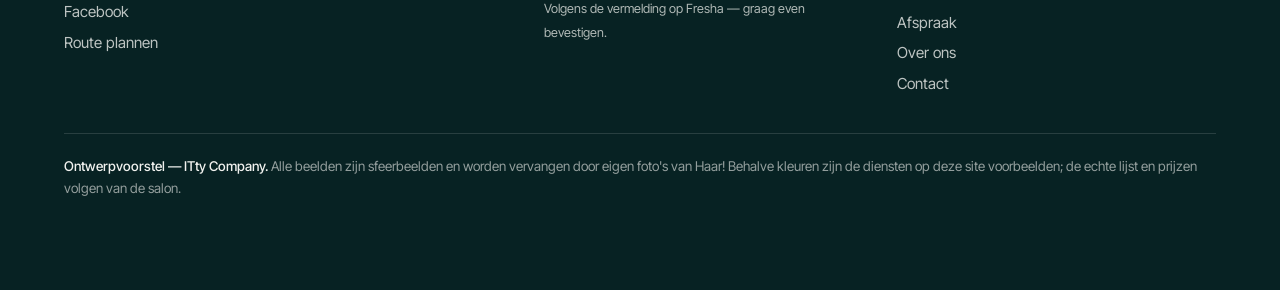
<file: diensten.html>
<!DOCTYPE html>
<html lang="nl">
<head>
<meta charset="utf-8">
<meta name="viewport" content="width=device-width, initial-scale=1, viewport-fit=cover">
<title>Diensten — Kapsalon Haar!, Waalwijk</title>
<meta name="description" content="Kleuren, uitgroei bijwerken, highlights, knippen, wassen en föhnen, verzorging — Kapsalon Haar!, Grotestraat 393 Waalwijk. Prijs op aanvraag.">
<meta name="theme-color" content="#F1F2EF">
<meta property="og:title" content="Diensten — Kapsalon Haar!, Waalwijk">
<meta property="og:description" content="Kleuren, uitgroei bijwerken, highlights, knippen, wassen en föhnen, verzorging — Kapsalon Haar!, Grotestraat 393 Waalwijk. Prijs op aanvraag.">
<meta property="og:image" content="assets/img/d1.webp">
<meta name="robots" content="noindex">
<link rel="icon" href="data:image/svg+xml,%3Csvg xmlns='http://www.w3.org/2000/svg' viewBox='0 0 32 32'%3E%3Crect width='32' height='32' rx='9' fill='%230E3A3B'/%3E%3Cpath d='M10 7v18M10 16h9M19 7v18' stroke='%23F1F2EF' stroke-width='2.4' stroke-linecap='round'/%3E%3Cpath d='M25 7v11' stroke='%23C2562A' stroke-width='2.6' stroke-linecap='round'/%3E%3Ccircle cx='25' cy='24' r='1.7' fill='%23C2562A'/%3E%3C/svg%3E">
<script>document.documentElement.classList.add('js');try{var d=JSON.parse(sessionStorage.getItem('paal')||'null');if(d){sessionStorage.removeItem('paal');var c=document.documentElement.classList;c.add('pl-closed','pl-noanim');if(d.b)c.add('pl-back');window.__pl=d.l;setTimeout(function(){c.remove('pl-closed')},2200)}}catch(e){}</script>
<link rel="preconnect" href="https://fonts.googleapis.com">
<link rel="preconnect" href="https://fonts.gstatic.com" crossorigin>
<link href="https://fonts.googleapis.com/css2?family=Gloock&amp;family=Inter+Tight:wght@400;500&amp;family=Martian+Mono:wght@500&amp;display=swap" rel="stylesheet">
<link rel="stylesheet" href="assets/style.css">
</head>
<body>
<a class="skip" href="#inhoud">Naar inhoud</a>
<header class="hd">
  <a class="logo" href="index.html" aria-label="Kapsalon Haar! — home"><span>Haar<em>!</em></span><small>Kapsalon · Waalwijk</small></a>
  <nav class="nav" id="menu" aria-label="Hoofdmenu"><a href="diensten.html" aria-current="page">Diensten</a><a href="afspraak.html">Afspraak</a><a href="over-ons.html">Over ons</a><a href="contact.html">Contact</a>
    <div class="mnav"><a class="btn" href="afspraak.html"><svg viewBox="0 0 24 24" fill="none" stroke="currentColor" stroke-width="1.7" stroke-linecap="round" aria-hidden="true"><rect x="3.5" y="5" width="17" height="15.5" rx="3"/><path d="M3.5 10h17M8 3v4M16 3v4"/></svg>Afspraak maken</a><a class="btn ghost" href="tel:+31416392947"><svg viewBox="0 0 24 24" fill="none" stroke="currentColor" stroke-width="1.7" stroke-linecap="round" stroke-linejoin="round" aria-hidden="true"><path d="M5 4h3.5l1.6 4.2-2.2 1.4a11 11 0 0 0 6.5 6.5l1.4-2.2L20 15.5V19a1.5 1.5 0 0 1-1.6 1.5C10.6 20 4 13.4 3.5 5.6A1.5 1.5 0 0 1 5 4z"/></svg>Bel 0416 392 947</a><a class="btn ghost" href="https://www.facebook.com/kapsalonhaar/" target="_blank" rel="noopener"><svg viewBox="0 0 24 24" fill="none" stroke="currentColor" stroke-width="1.7" stroke-linejoin="round" aria-hidden="true"><rect x="3.5" y="3.5" width="17" height="17" rx="5"/><path d="M13.5 20.5v-7h2.4l.4-2.7h-2.8V9.2c0-.8.3-1.3 1.4-1.3h1.5V5.5a19 19 0 0 0-2.2-.1c-2.2 0-3.6 1.3-3.6 3.7v1.7H8.2v2.7h2.4v7"/></svg>Facebook</a><p>Grotestraat 393, Waalwijk</p></div>
  </nav>
  <a class="btn pill" href="afspraak.html">Afspraak maken</a>
  <button class="burger" type="button" aria-label="Menu" aria-expanded="false" aria-controls="menu"><span></span><span></span><span></span></button>
</header>
<main id="inhoud">
<section class="pan" data-hud="Diensten" style="--m:6" aria-label="Diensten — de camera glijdt over het werkblad">
  <div class="stage">
    <img class="flat" src="assets/img/d1.webp" width="1344" height="752" alt="Kappersgereedschap op een grijs werkblad: schaar en kam, kleurkom met kwast, folie, föhn, ronde borstel, haarolie en handdoek">
    <div class="vignette"></div>
    <canvas class="fx" aria-hidden="true"></canvas>
    <div class="phead">
      <div class="top"><span class="chip">Diensten</span><h1>wat er in de stoel gebeurt.</h1></div>
      <div class="bot glow-follow"><p class="lead">Van uitgroei bijwerken tot een heel nieuwe kleur, van knippen tot föhnen. Hieronder lees je wat je bij Haar! kunt laten doen — en hoe je het meteen plant.</p><div class="row"><a class="btn" href="afspraak.html"><svg viewBox="0 0 24 24" fill="none" stroke="currentColor" stroke-width="1.7" stroke-linecap="round" aria-hidden="true"><rect x="3.5" y="5" width="17" height="15.5" rx="3"/><path d="M3.5 10h17M8 3v4M16 3v4"/></svg>Plan je afspraak</a><a class="btn ghost" href="tel:+31416392947"><svg viewBox="0 0 24 24" fill="none" stroke="currentColor" stroke-width="1.7" stroke-linecap="round" stroke-linejoin="round" aria-hidden="true"><path d="M5 4h3.5l1.6 4.2-2.2 1.4a11 11 0 0 0 6.5 6.5l1.4-2.2L20 15.5V19a1.5 1.5 0 0 1-1.6 1.5C10.6 20 4 13.4 3.5 5.6A1.5 1.5 0 0 1 5 4z"/></svg>Bel 0416 392 947</a></div></div>
    </div>
    <div class="ftitle" aria-live="polite"><h2></h2><p></p></div>
    <div class="hud mono" aria-hidden="true"><span class="hl">Diensten · 01 / 05</span><span class="sf">Sfeerbeeld</span></div>
    <div class="pole" aria-hidden="true"><i></i></div>
    <span class="ftag mono">Sfeerbeeld</span>
    <div class="fade"></div>
  </div>
  <ol class="fstills"><li><picture><source media="(max-width:760px)" srcset="assets/img/d1-m.webp"><img src="assets/img/d1.webp" alt="" loading="lazy"></picture><div class="box"><span class="chip">Diensten</span><h1 style="margin-top:14px">wat er in de stoel gebeurt.</h1><p class="lead">Van uitgroei bijwerken tot een heel nieuwe kleur, van knippen tot föhnen. Hieronder lees je wat je bij Haar! kunt laten doen — en hoe je het meteen plant.</p><div class="row"><a class="btn" href="afspraak.html"><svg viewBox="0 0 24 24" fill="none" stroke="currentColor" stroke-width="1.7" stroke-linecap="round" aria-hidden="true"><rect x="3.5" y="5" width="17" height="15.5" rx="3"/><path d="M3.5 10h17M8 3v4M16 3v4"/></svg>Plan je afspraak</a><a class="btn ghost" href="tel:+31416392947"><svg viewBox="0 0 24 24" fill="none" stroke="currentColor" stroke-width="1.7" stroke-linecap="round" stroke-linejoin="round" aria-hidden="true"><path d="M5 4h3.5l1.6 4.2-2.2 1.4a11 11 0 0 0 6.5 6.5l1.4-2.2L20 15.5V19a1.5 1.5 0 0 1-1.6 1.5C10.6 20 4 13.4 3.5 5.6A1.5 1.5 0 0 1 5 4z"/></svg>Bel 0416 392 947</a></div></div><span class="cap mono">Sfeerbeeld</span></li></ol>
  <script type="application/json">[{"t": "knippen.", "s": "", "c": 0.085, "z": 1.6, "zm": 1.25, "fx": "dust", "pos": "tl", "at": 0}, {"t": "kleuren.", "s": "", "c": 0.205, "z": 1.6, "zm": 1.25, "fx": "dust", "pos": "tl", "at": 0}, {"t": "folie.", "s": "", "c": 0.345, "z": 1.6, "zm": 1.25, "fx": "dust", "pos": "tl", "at": 0}, {"t": "föhnen.", "s": "", "c": 0.53, "z": 1.6, "zm": 1.25, "fx": "dust", "pos": "tl", "at": 0}, {"t": "verzorging.", "s": "", "c": 0.72, "z": 1.6, "zm": 1.25, "fx": "dust", "pos": "tl", "at": 0}]</script>
</section>
<section class="bg-foam" style="padding-bottom:0">
  <div class="wrap">
    <p class="honest rv">Kleuren staat bij Haar! op Fresha vermeld. De andere diensten zijn voorbeelden — de echte lijst en prijzen volgen van de salon. Prijs op aanvraag.</p>
    <article class="svc" id="kleuren">
      <figure class="fig breathe rv"><img src="assets/img/d1.webp" alt="" loading="lazy" style="--c:0.2"><figcaption class="cap mono">Sfeerbeeld</figcaption></figure>
      <div><h2 class="words">kleuren.</h2><div class="prose rv"><p>Een nieuwe kleur kan alles veranderen — of juist niets, behalve dat je eigen kleur weer vol en glanzend is. Bij het kleuren wordt eerst gekeken naar je basis: hoe donker of licht is je haar, heb je grijze haren, is er al eerder gekleurd? Daarna wordt de kleur gemengd tot hij precies past.</p><p>Warm koper, zacht karamel, koel asblond of een diepe bruintint: de mogelijkheden zijn groot. Weet je het zelf nog niet? Neem een foto mee van wat je mooi vindt, dan wordt er samen gekeken wat bij jouw haar haalbaar is.</p></div><span class="mono rv">op Fresha vermeld · prijs op aanvraag</span><div class="row rv"><a class="btn" href="afspraak.html?dienst=kleuren"><svg viewBox="0 0 24 24" fill="none" stroke="currentColor" stroke-width="1.7" stroke-linecap="round" aria-hidden="true"><rect x="3.5" y="5" width="17" height="15.5" rx="3"/><path d="M3.5 10h17M8 3v4M16 3v4"/></svg>Plan deze dienst</a></div></div>
    </article>
<article class="svc rev" id="uitgroei">
      <figure class="fig breathe rv"><img src="assets/img/d1.webp" alt="" loading="lazy" style="--c:0.27"><figcaption class="cap mono">Sfeerbeeld</figcaption></figure>
      <div><h2 class="words">uitgroei bijwerken.</h2><div class="prose rv"><p>Na een paar weken komt je eigen kleur weer tevoorschijn bij de aanzet. Bij het bijwerken van de uitgroei wordt alleen dat stukje gekleurd, zodat het weer naadloos aansluit op de rest. Zo blijft de lengte gezond en hoeft niet elke keer het hele haar opnieuw.</p><p>Wie zijn kleur altijd strak wil houden, plant de volgende afspraak vaak meteen in. Dat kan straks gewoon online.</p></div><span class="mono rv">voorbeeld · prijs op aanvraag</span><div class="row rv"><a class="btn" href="afspraak.html?dienst=uitgroei"><svg viewBox="0 0 24 24" fill="none" stroke="currentColor" stroke-width="1.7" stroke-linecap="round" aria-hidden="true"><rect x="3.5" y="5" width="17" height="15.5" rx="3"/><path d="M3.5 10h17M8 3v4M16 3v4"/></svg>Plan deze dienst</a></div></div>
    </article>
<article class="svc" id="folie">
      <figure class="fig breathe rv"><img src="assets/img/d1.webp" alt="" loading="lazy" style="--c:0.345"><figcaption class="cap mono">Sfeerbeeld</figcaption></figure>
      <div><h2 class="words">highlights met folie.</h2><div class="prose rv"><p>Met folie worden lokken apart gekleurd: lichter, warmer of juist met een accent. Omdat elke lok in een eigen pakketje zit, loopt de kleur niet door naar de rest. Zo ontstaat diepte en beweging in het haar, en groeit het zachter uit dan een egale kleur.</p><p>Fijn en natuurlijk of juist duidelijk zichtbaar — dat bepaal je samen in de stoel.</p></div><span class="mono rv">voorbeeld · prijs op aanvraag</span><div class="row rv"><a class="btn" href="afspraak.html?dienst=folie"><svg viewBox="0 0 24 24" fill="none" stroke="currentColor" stroke-width="1.7" stroke-linecap="round" aria-hidden="true"><rect x="3.5" y="5" width="17" height="15.5" rx="3"/><path d="M3.5 10h17M8 3v4M16 3v4"/></svg>Plan deze dienst</a></div></div>
    </article>
<article class="svc rev" id="knippen">
      <figure class="fig breathe rv"><img src="assets/img/d1.webp" alt="" loading="lazy" style="--c:0.13"><figcaption class="cap mono">Sfeerbeeld</figcaption></figure>
      <div><h2 class="words">knippen.</h2><div class="prose rv"><p>Een goede knipbeurt begint met een korte vraag: hoe draag je je haar, wat zit je nu dwars, hoe lang mag het blijven? Daarna wordt de vorm gemaakt, afgestemd op hoe je haar valt en hoe je gezicht eruitziet — zodat het ook over een paar weken nog mooi uitgroeit.</p><p>Na het kleuren is knippen vaak de perfecte afsluiting: de punten fris, de vorm weer in balans.</p></div><span class="mono rv">voorbeeld · prijs op aanvraag</span><div class="row rv"><a class="btn" href="afspraak.html?dienst=knippen"><svg viewBox="0 0 24 24" fill="none" stroke="currentColor" stroke-width="1.7" stroke-linecap="round" aria-hidden="true"><rect x="3.5" y="5" width="17" height="15.5" rx="3"/><path d="M3.5 10h17M8 3v4M16 3v4"/></svg>Plan deze dienst</a></div></div>
    </article>
<article class="svc" id="fohnen">
      <figure class="fig breathe rv"><img src="assets/img/d1.webp" alt="" loading="lazy" style="--c:0.55"><figcaption class="cap mono">Sfeerbeeld</figcaption></figure>
      <div><h2 class="words">wassen &amp; föhnen.</h2><div class="prose rv"><p>Soms wil je gewoon dat je haar er even heel goed uitziet: voor een feestje, een etentje of omdat het kan. Wassen, verzorgen en föhnen met een ronde borstel geeft volume en glans, en laat de kleur op zijn mooist zien.</p><p>Vraag gerust hoe je dat thuis zelf het beste nadoet.</p></div><span class="mono rv">voorbeeld · prijs op aanvraag</span><div class="row rv"><a class="btn" href="afspraak.html?dienst=fohnen"><svg viewBox="0 0 24 24" fill="none" stroke="currentColor" stroke-width="1.7" stroke-linecap="round" aria-hidden="true"><rect x="3.5" y="5" width="17" height="15.5" rx="3"/><path d="M3.5 10h17M8 3v4M16 3v4"/></svg>Plan deze dienst</a></div></div>
    </article>
<article class="svc rev" id="verzorging">
      <figure class="fig breathe rv"><img src="assets/img/d1.webp" alt="" loading="lazy" style="--c:0.78"><figcaption class="cap mono">Sfeerbeeld</figcaption></figure>
      <div><h2 class="words">verzorging.</h2><div class="prose rv"><p>Gekleurd haar vraagt om wat extra aandacht. Een verzorgende behandeling maakt het haar zacht, sluit de buitenkant en helpt de kleur langer mooi te houden. Een paar druppels olie in de punten maken het af.</p><p>Welke behandelingen en producten Haar! gebruikt, hoor je in de salon.</p></div><span class="mono rv">voorbeeld · prijs op aanvraag</span><div class="row rv"><a class="btn" href="tel:+31416392947"><svg viewBox="0 0 24 24" fill="none" stroke="currentColor" stroke-width="1.7" stroke-linecap="round" stroke-linejoin="round" aria-hidden="true"><path d="M5 4h3.5l1.6 4.2-2.2 1.4a11 11 0 0 0 6.5 6.5l1.4-2.2L20 15.5V19a1.5 1.5 0 0 1-1.6 1.5C10.6 20 4 13.4 3.5 5.6A1.5 1.5 0 0 1 5 4z"/></svg>Bel 0416 392 947</a></div></div>
    </article>

  </div>
</section>
<div class="marq" aria-label="Diensten"><div><span>kleuren</span><i></i><span>uitgroei</span><i></i><span>highlights</span><i></i><span>knippen</span><i></i><span>föhnen</span><i></i><span>verzorging</span><i></i><em>grotestraat 393</em><i></i><span>kleuren</span><i></i><span>uitgroei</span><i></i><span>highlights</span><i></i><span>knippen</span><i></i><span>föhnen</span><i></i><span>verzorging</span><i></i><em>grotestraat 393</em><i></i><span>kleuren</span><i></i><span>uitgroei</span><i></i><span>highlights</span><i></i><span>knippen</span><i></i><span>föhnen</span><i></i><span>verzorging</span><i></i><em>grotestraat 393</em><i></i><span>kleuren</span><i></i><span>uitgroei</span><i></i><span>highlights</span><i></i><span>knippen</span><i></i><span>föhnen</span><i></i><span>verzorging</span><i></i><em>grotestraat 393</em><i></i></div></div>
<section class="bg-foam">
  <div class="wrap prijs rv">
    <div><h3 style="font-size:clamp(2rem,3.4vw,3rem)">wat kost het?</h3><p class="lead" style="margin-top:12px">De prijzen van Haar! zetten we hier zodra de salon ze heeft doorgegeven. Bij kleuren hangt de prijs vaak af van de lengte en dikte van je haar. Vraag het gerust even.</p></div>
    <div class="row" style="margin-top:0"><a class="btn" href="tel:+31416392947"><svg viewBox="0 0 24 24" fill="none" stroke="currentColor" stroke-width="1.7" stroke-linecap="round" stroke-linejoin="round" aria-hidden="true"><path d="M5 4h3.5l1.6 4.2-2.2 1.4a11 11 0 0 0 6.5 6.5l1.4-2.2L20 15.5V19a1.5 1.5 0 0 1-1.6 1.5C10.6 20 4 13.4 3.5 5.6A1.5 1.5 0 0 1 5 4z"/></svg>Bel 0416 392 947</a><a class="btn ghost" href="https://www.facebook.com/kapsalonhaar/" target="_blank" rel="noopener"><svg viewBox="0 0 24 24" fill="none" stroke="currentColor" stroke-width="1.7" stroke-linejoin="round" aria-hidden="true"><rect x="3.5" y="3.5" width="17" height="17" rx="5"/><path d="M13.5 20.5v-7h2.4l.4-2.7h-2.8V9.2c0-.8.3-1.3 1.4-1.3h1.5V5.5a19 19 0 0 0-2.2-.1c-2.2 0-3.6 1.3-3.6 3.7v1.7H8.2v2.7h2.4v7"/></svg>Facebook</a></div>
  </div>
</section>
<section class="finale " style="--from:var(--foam)" aria-label="Tot zo">
  <div class="bg"><div class="kbw" data-kb><img src="assets/img/loop-contact-0.webp" alt="" loading="lazy"><video data-auto data-src="assets/loop-contact.mp4" poster="assets/img/loop-contact-0.webp" muted playsinline loop preload="none" aria-hidden="true"></video></div></div>
  <canvas class="dust" data-k="warm" aria-hidden="true"></canvas>
  <span class="cap mono">Sfeerbeeld — niet de echte gevel</span>
  <div class="wrap"><div class="box glow-follow">
    <span class="eyebrow">Grotestraat 393 · Waalwijk</span>
    <h2 class="words">tot zo in de stoel.</h2>
    <p class="lead rv">Plan je afspraak online in een minuut, of bel even als je liever iemand spreekt. Je vindt Haar! aan de Grotestraat 393 in Waalwijk.</p>
    <div class="row rv" style="--d:1"><a class="btn" href="afspraak.html"><svg viewBox="0 0 24 24" fill="none" stroke="currentColor" stroke-width="1.7" stroke-linecap="round" aria-hidden="true"><rect x="3.5" y="5" width="17" height="15.5" rx="3"/><path d="M3.5 10h17M8 3v4M16 3v4"/></svg>Plan je afspraak</a><a class="btn ghost" href="tel:+31416392947"><svg viewBox="0 0 24 24" fill="none" stroke="currentColor" stroke-width="1.7" stroke-linecap="round" stroke-linejoin="round" aria-hidden="true"><path d="M5 4h3.5l1.6 4.2-2.2 1.4a11 11 0 0 0 6.5 6.5l1.4-2.2L20 15.5V19a1.5 1.5 0 0 1-1.6 1.5C10.6 20 4 13.4 3.5 5.6A1.5 1.5 0 0 1 5 4z"/></svg>Bel 0416 392 947</a><a class="btn ghost" href="https://www.google.com/maps/search/?api=1&amp;query=Grotestraat+393+5142+CB+Waalwijk" target="_blank" rel="noopener"><svg viewBox="0 0 24 24" fill="none" stroke="currentColor" stroke-width="1.7" aria-hidden="true"><path d="M12 21s-7-6.2-7-11.5A7 7 0 0 1 19 9.5C19 14.8 12 21 12 21z"/><circle cx="12" cy="9.5" r="2.5"/></svg>Route plannen</a></div>
  </div></div>
</section>
</main>
<footer>
  <div class="wrap">
    <div><b>Haar<em>!</em> · kapsalon</b>Grotestraat 393, 5142 CB Waalwijk<a class="tel" href="tel:+31416392947">0416 392 947</a><a href="https://www.facebook.com/kapsalonhaar/" target="_blank" rel="noopener">Facebook</a><a href="https://www.google.com/maps/search/?api=1&amp;query=Grotestraat+393+5142+CB+Waalwijk" target="_blank" rel="noopener">Route plannen</a></div>
    <div><b>Openingstijden</b>di 8.30–14 · do–vr 8.30–18 · za 8.30–14<br>ma, wo en zo gesloten<br><small>Volgens de vermelding op Fresha — graag even bevestigen.</small></div>
    <div><b>Pagina's</b><a href="index.html">Home</a><a href="diensten.html">Diensten</a><a href="afspraak.html">Afspraak</a><a href="over-ons.html">Over ons</a><a href="contact.html">Contact</a></div>
    <p class="demo"><strong>Ontwerpvoorstel — ITty Company.</strong> Alle beelden zijn sfeerbeelden en worden vervangen door eigen foto's van Haar! Behalve kleuren zijn de diensten op deze site voorbeelden; de echte lijst en prijzen volgen van de salon.</p>
  </div>
</footer>
<div class="ctabar"><a class="btn" href="afspraak.html"><svg viewBox="0 0 24 24" fill="none" stroke="currentColor" stroke-width="1.7" stroke-linecap="round" aria-hidden="true"><rect x="3.5" y="5" width="17" height="15.5" rx="3"/><path d="M3.5 10h17M8 3v4M16 3v4"/></svg>Afspraak</a><a class="btn ghost" href="tel:+31416392947"><svg viewBox="0 0 24 24" fill="none" stroke="currentColor" stroke-width="1.7" stroke-linecap="round" stroke-linejoin="round" aria-hidden="true"><path d="M5 4h3.5l1.6 4.2-2.2 1.4a11 11 0 0 0 6.5 6.5l1.4-2.2L20 15.5V19a1.5 1.5 0 0 1-1.6 1.5C10.6 20 4 13.4 3.5 5.6A1.5 1.5 0 0 1 5 4z"/></svg>Bel</a></div>
<div class="grain" aria-hidden="true"></div>
<div id="paal" aria-hidden="true"><div class="strips"><i style="--k:0"></i><i style="--k:1"></i><i style="--k:2"></i><i style="--k:3"></i><i style="--k:4"></i><i style="--k:5"></i><i style="--k:6"></i><i style="--k:7"></i><i style="--k:8"></i><i style="--k:9"></i><i style="--k:10"></i><i style="--k:11"></i></div><div class="lbl"></div></div>
<script src="assets/vendor/lenis.min.js"></script>
<script src="assets/site.js"></script>
</body>
</html>
</file>
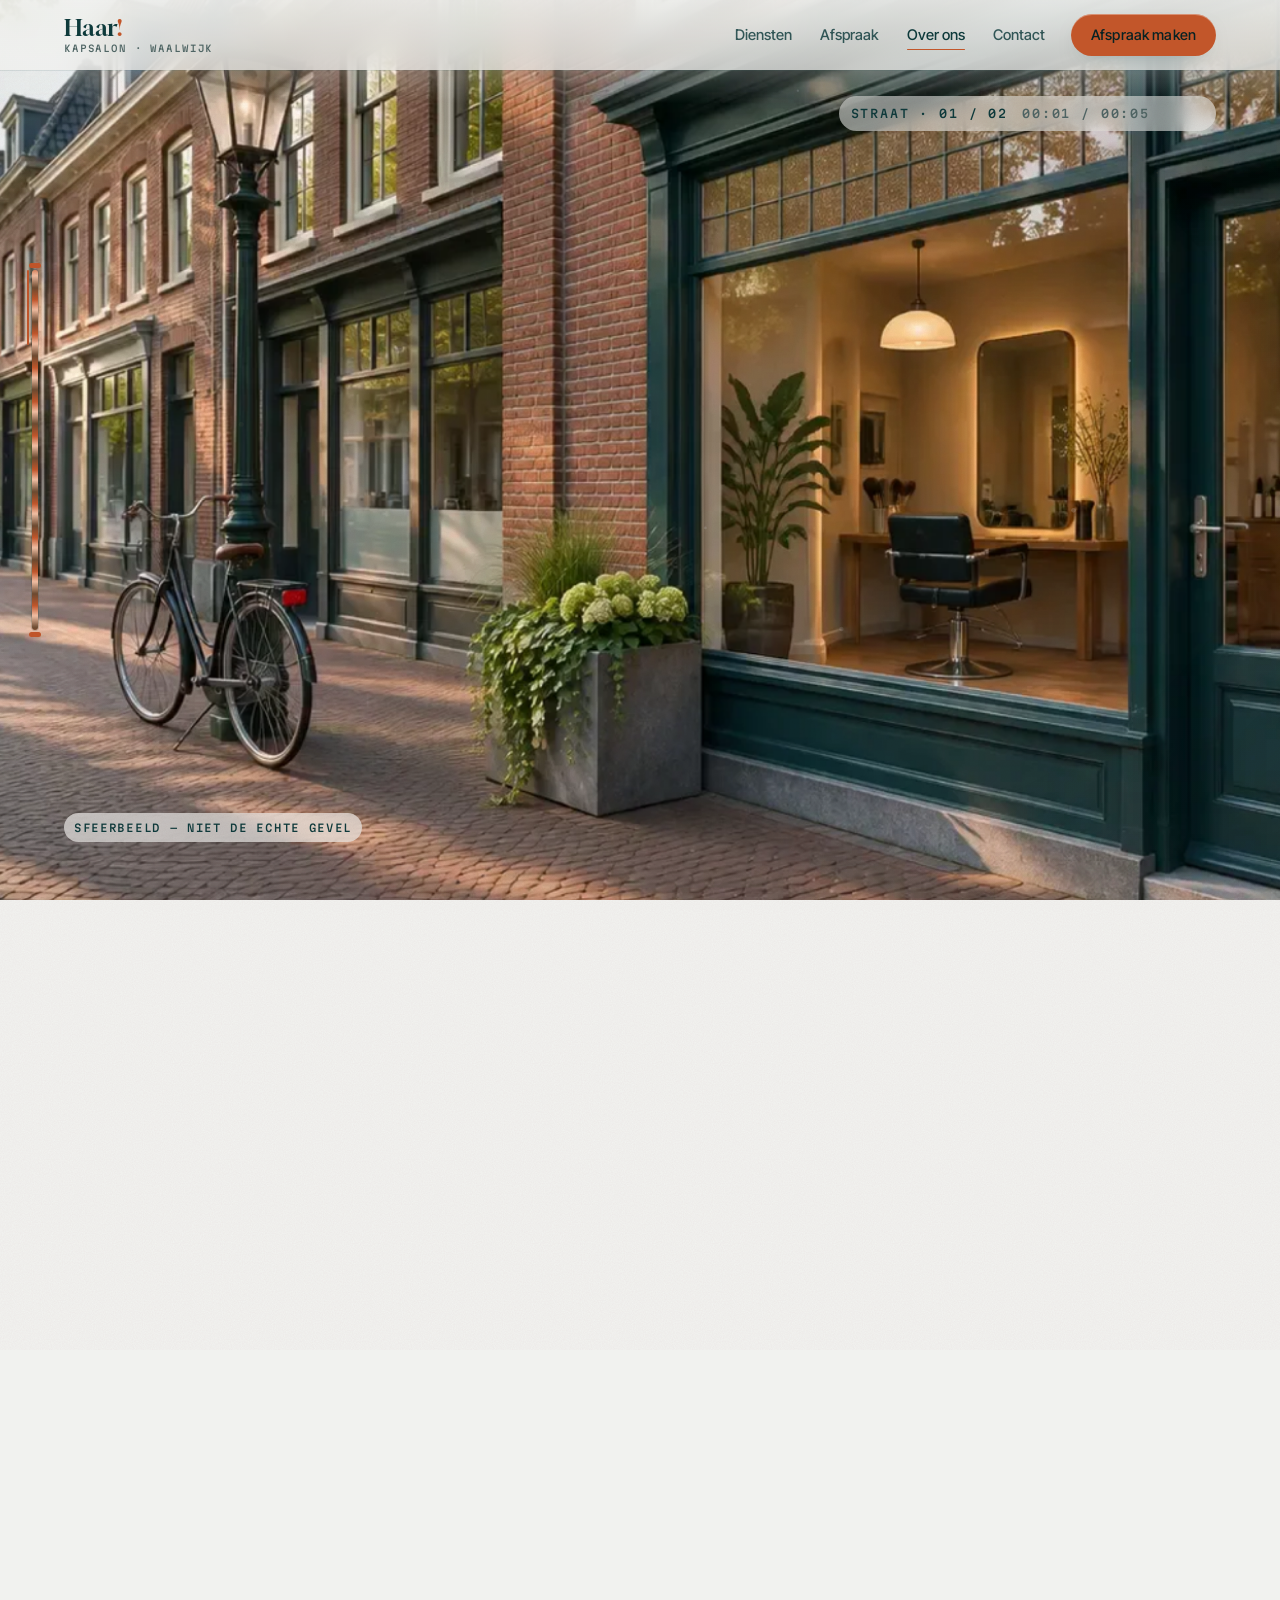
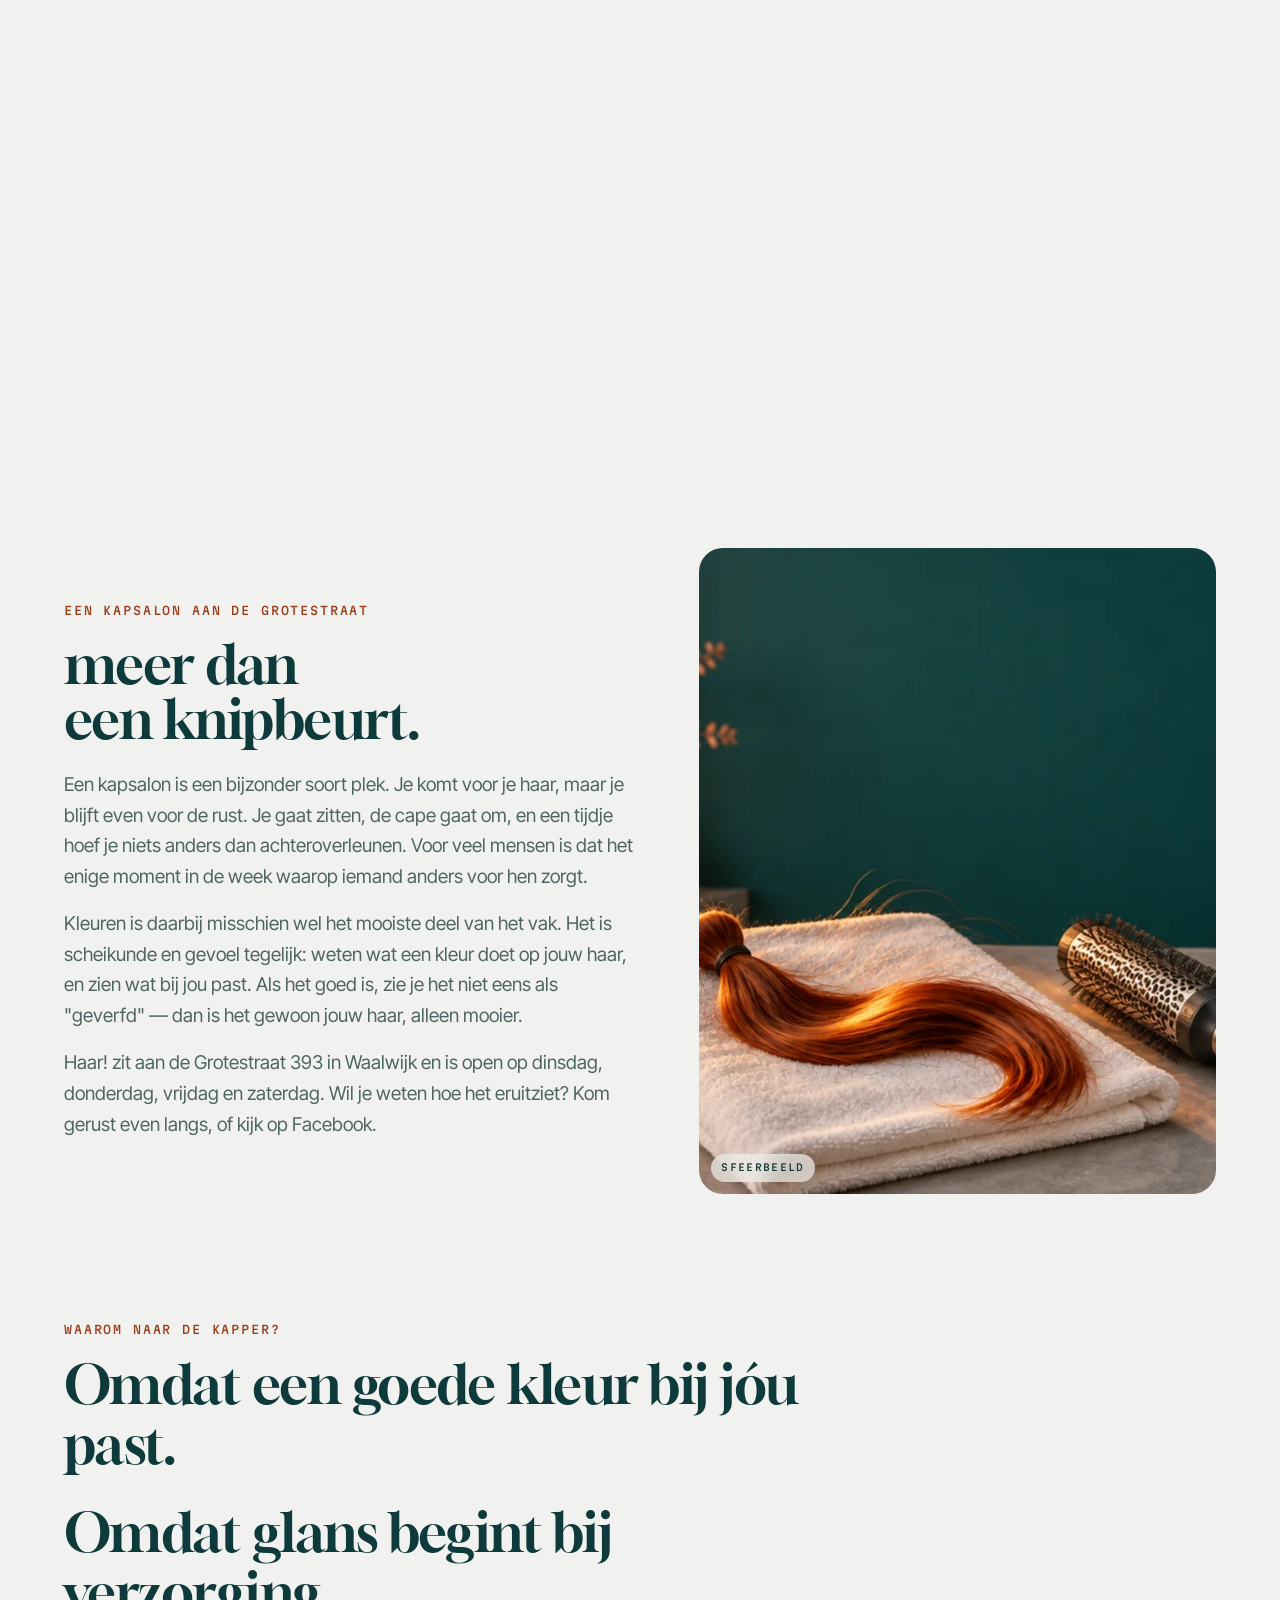
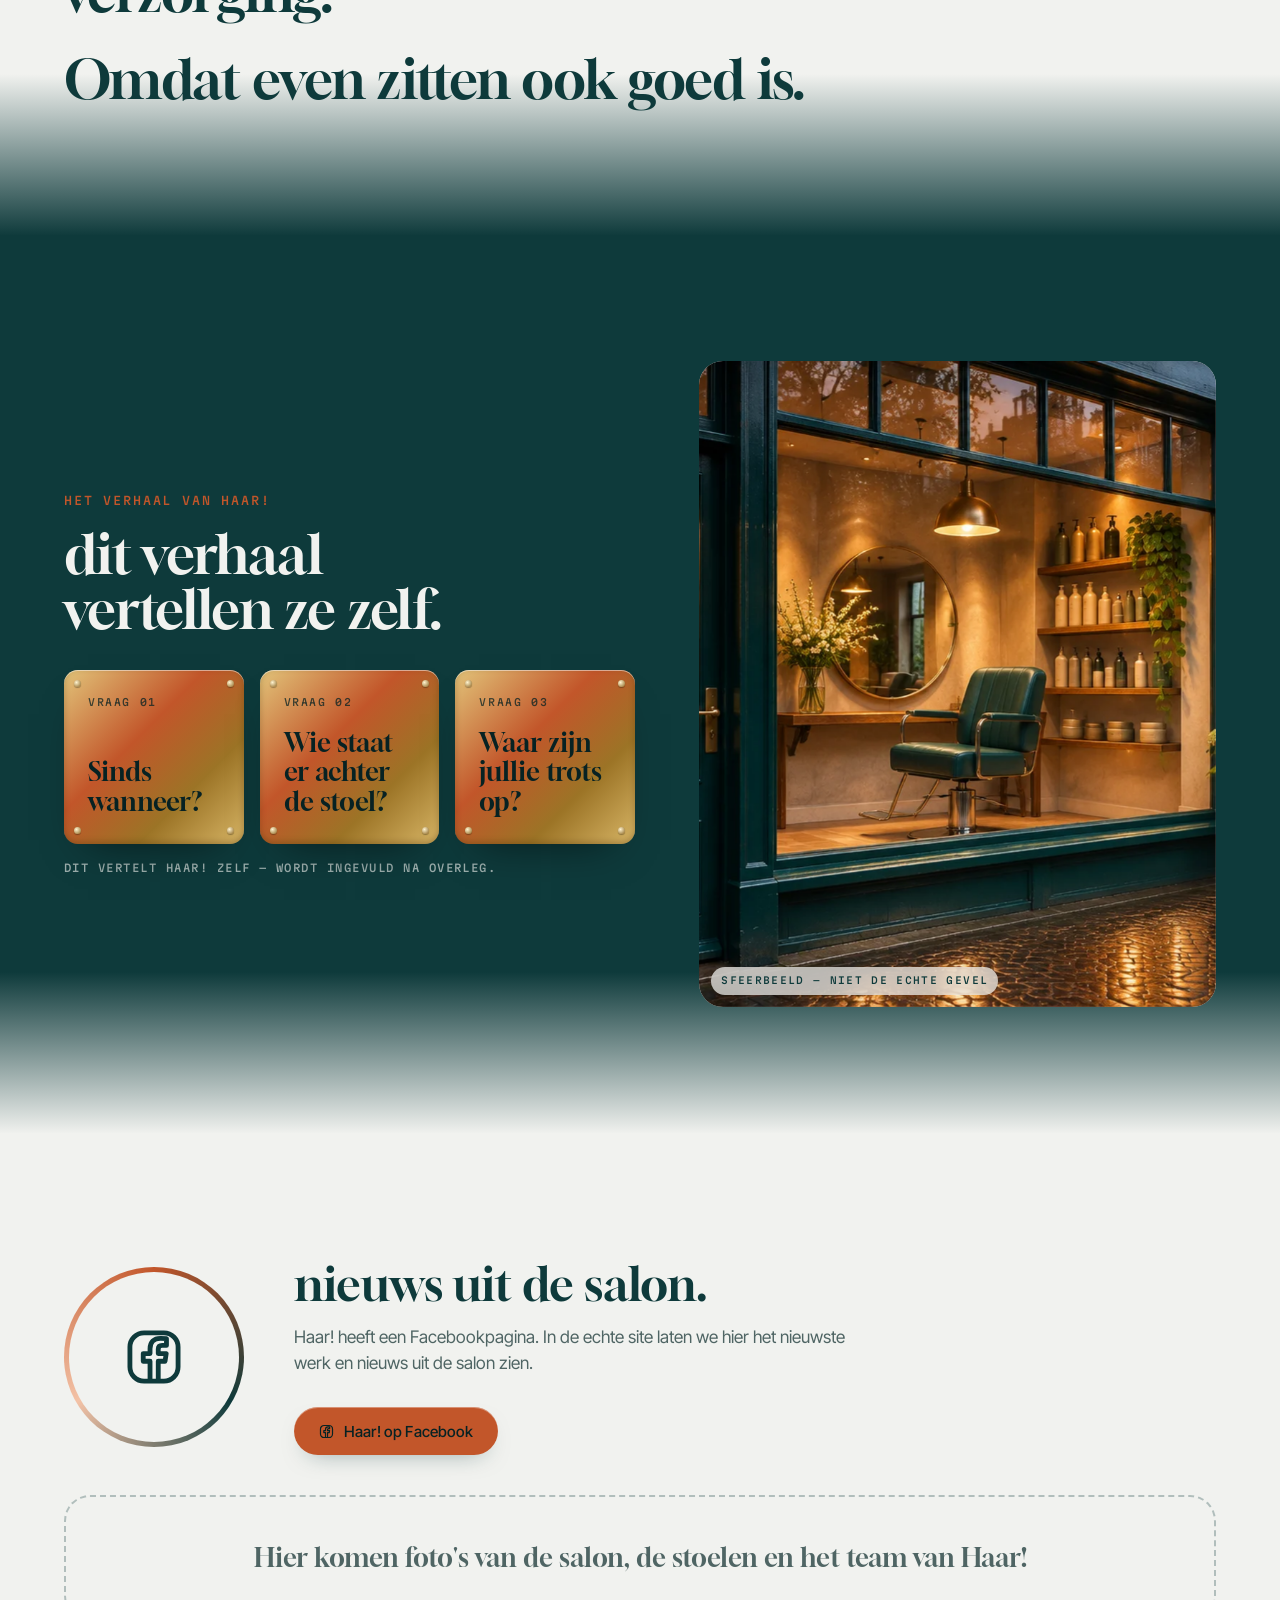
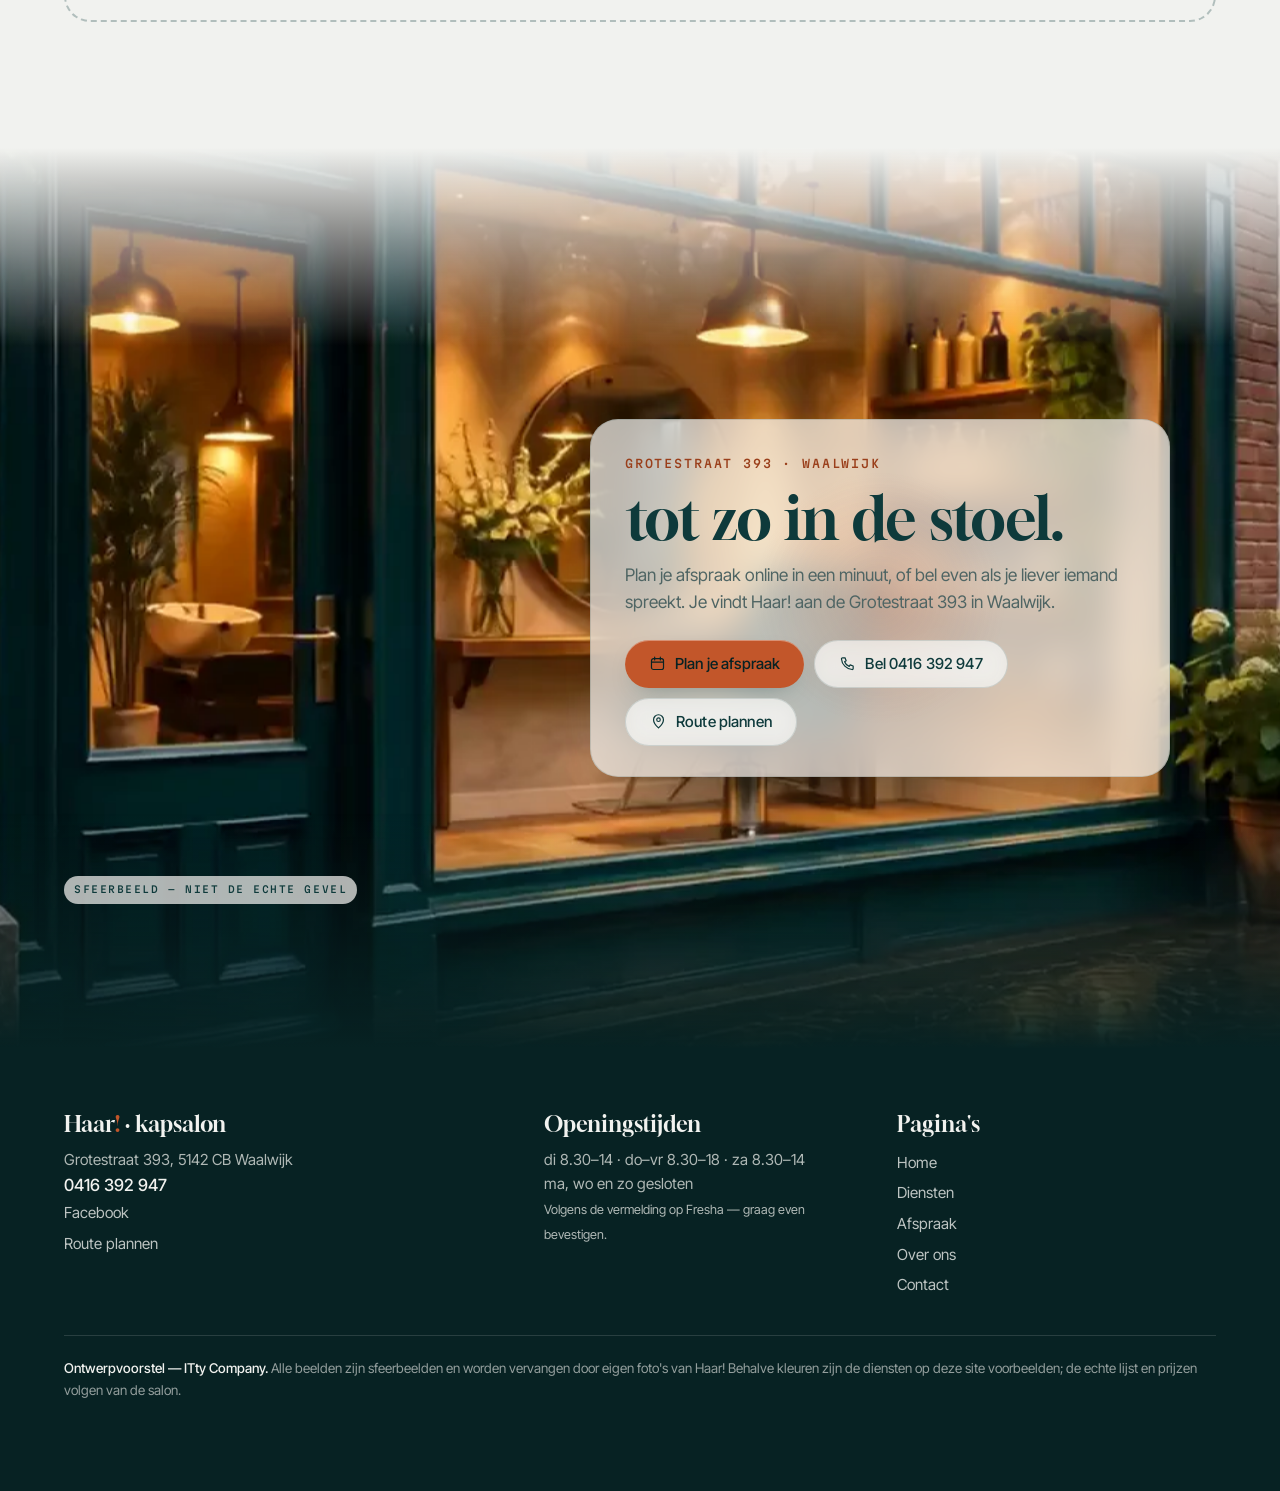
<file: over-ons.html>
<!DOCTYPE html>
<html lang="nl">
<head>
<meta charset="utf-8">
<meta name="viewport" content="width=device-width, initial-scale=1, viewport-fit=cover">
<title>Over ons — Kapsalon Haar!, Waalwijk</title>
<meta name="description" content="Kapsalon Haar! aan de Grotestraat 393 in Waalwijk: een plek om even te zitten, goed geholpen te worden en met haar dat glanst weer naar buiten te lopen.">
<meta name="theme-color" content="#F1F2EF">
<meta property="og:title" content="Over ons — Kapsalon Haar!, Waalwijk">
<meta property="og:description" content="Kapsalon Haar! aan de Grotestraat 393 in Waalwijk: een plek om even te zitten, goed geholpen te worden en met haar dat glanst weer naar buiten te lopen.">
<meta property="og:image" content="assets/img/o2.webp">
<meta name="robots" content="noindex">
<link rel="icon" href="data:image/svg+xml,%3Csvg xmlns='http://www.w3.org/2000/svg' viewBox='0 0 32 32'%3E%3Crect width='32' height='32' rx='9' fill='%230E3A3B'/%3E%3Cpath d='M10 7v18M10 16h9M19 7v18' stroke='%23F1F2EF' stroke-width='2.4' stroke-linecap='round'/%3E%3Cpath d='M25 7v11' stroke='%23C2562A' stroke-width='2.6' stroke-linecap='round'/%3E%3Ccircle cx='25' cy='24' r='1.7' fill='%23C2562A'/%3E%3C/svg%3E">
<script>document.documentElement.classList.add('js');try{var d=JSON.parse(sessionStorage.getItem('paal')||'null');if(d){sessionStorage.removeItem('paal');var c=document.documentElement.classList;c.add('pl-closed','pl-noanim');if(d.b)c.add('pl-back');window.__pl=d.l;setTimeout(function(){c.remove('pl-closed')},2200)}}catch(e){}</script>
<link rel="preconnect" href="https://fonts.googleapis.com">
<link rel="preconnect" href="https://fonts.gstatic.com" crossorigin>
<link href="https://fonts.googleapis.com/css2?family=Gloock&amp;family=Inter+Tight:wght@400;500&amp;family=Martian+Mono:wght@500&amp;display=swap" rel="stylesheet">
<link rel="stylesheet" href="assets/style.css">
</head>
<body>
<a class="skip" href="#inhoud">Naar inhoud</a>
<header class="hd">
  <a class="logo" href="index.html" aria-label="Kapsalon Haar! — home"><span>Haar<em>!</em></span><small>Kapsalon · Waalwijk</small></a>
  <nav class="nav" id="menu" aria-label="Hoofdmenu"><a href="diensten.html">Diensten</a><a href="afspraak.html">Afspraak</a><a href="over-ons.html" aria-current="page">Over ons</a><a href="contact.html">Contact</a>
    <div class="mnav"><a class="btn" href="afspraak.html"><svg viewBox="0 0 24 24" fill="none" stroke="currentColor" stroke-width="1.7" stroke-linecap="round" aria-hidden="true"><rect x="3.5" y="5" width="17" height="15.5" rx="3"/><path d="M3.5 10h17M8 3v4M16 3v4"/></svg>Afspraak maken</a><a class="btn ghost" href="tel:+31416392947"><svg viewBox="0 0 24 24" fill="none" stroke="currentColor" stroke-width="1.7" stroke-linecap="round" stroke-linejoin="round" aria-hidden="true"><path d="M5 4h3.5l1.6 4.2-2.2 1.4a11 11 0 0 0 6.5 6.5l1.4-2.2L20 15.5V19a1.5 1.5 0 0 1-1.6 1.5C10.6 20 4 13.4 3.5 5.6A1.5 1.5 0 0 1 5 4z"/></svg>Bel 0416 392 947</a><a class="btn ghost" href="https://www.facebook.com/kapsalonhaar/" target="_blank" rel="noopener"><svg viewBox="0 0 24 24" fill="none" stroke="currentColor" stroke-width="1.7" stroke-linejoin="round" aria-hidden="true"><rect x="3.5" y="3.5" width="17" height="17" rx="5"/><path d="M13.5 20.5v-7h2.4l.4-2.7h-2.8V9.2c0-.8.3-1.3 1.4-1.3h1.5V5.5a19 19 0 0 0-2.2-.1c-2.2 0-3.6 1.3-3.6 3.7v1.7H8.2v2.7h2.4v7"/></svg>Facebook</a><p>Grotestraat 393, Waalwijk</p></div>
  </nav>
  <a class="btn pill" href="afspraak.html">Afspraak maken</a>
  <button class="burger" type="button" aria-label="Menu" aria-expanded="false" aria-controls="menu"><span></span><span></span><span></span></button>
</header>
<main id="inhoud">
<section class="film" data-src="assets/film-over.mp4" data-src-m="assets/film-over-m.mp4" data-poster-m="assets/img/film-over-m-0.webp" data-hud="Straat" data-dur="5" style="--m:3" aria-label="Een straat in Waalwijk, en daar brandt het licht van de salon">
  <div class="stage">
    <video poster="assets/img/film-over-0.webp" muted playsinline preload="none" aria-hidden="true"></video>
    <div class="vignette"></div>
    <canvas class="fx" aria-hidden="true"></canvas>
    <div class="fhero">
      <div class="top sky"><span class="chip">Kapsalon in Waalwijk</span><h1>een kapsalon om de hoek.</h1></div>
      <div class="low left glow-follow"><p class="lead">Haar! is een kapsalon aan de Grotestraat in Waalwijk. Een plek om even te zitten, goed geholpen te worden en met haar dat glanst weer naar buiten te lopen.</p><div class="row"><a class="btn" href="afspraak.html"><svg viewBox="0 0 24 24" fill="none" stroke="currentColor" stroke-width="1.7" stroke-linecap="round" aria-hidden="true"><rect x="3.5" y="5" width="17" height="15.5" rx="3"/><path d="M3.5 10h17M8 3v4M16 3v4"/></svg>Plan je afspraak</a><a class="btn ghost" href="diensten.html">Bekijk diensten</a></div></div>
    </div>
    <div class="ftitle tc" aria-live="polite"><h2></h2><p></p></div>
    <div class="hud mono" aria-hidden="true"><span class="hl">Straat · 01 / 02</span><span class="sf">Sfeerbeeld — niet de echte gevel</span><span class="tc">00:00 / 00:05</span><span class="load"><s></s></span></div>
    <div class="pole" aria-hidden="true"><i></i></div>
    <span class="ftag mono">Sfeerbeeld — niet de echte gevel</span>
    <div class="fhint c">scroll — naar de Grotestraat</div>
    <div class="fade"></div>
  </div>
  <ol class="fstills"><li><picture><source media="(max-width:760px)" srcset="assets/img/o1-m.webp"><img src="assets/img/o1.webp" alt="" loading="lazy"></picture><div class="box"><span class="chip">Kapsalon in Waalwijk</span><h1 style="margin-top:14px">een kapsalon om de hoek.</h1><p class="lead">Haar! is een kapsalon aan de Grotestraat in Waalwijk. Een plek om even te zitten, goed geholpen te worden en met haar dat glanst weer naar buiten te lopen.</p><div class="row"><a class="btn" href="afspraak.html"><svg viewBox="0 0 24 24" fill="none" stroke="currentColor" stroke-width="1.7" stroke-linecap="round" aria-hidden="true"><rect x="3.5" y="5" width="17" height="15.5" rx="3"/><path d="M3.5 10h17M8 3v4M16 3v4"/></svg>Plan je afspraak</a><a class="btn ghost" href="diensten.html">Bekijk diensten</a></div><h2 style="margin-top:22px">een gewone straat.</h2><p class="note">Een ochtend in Waalwijk.</p></div><span class="cap mono">Sfeerbeeld — niet de echte gevel</span></li><li><picture><source media="(max-width:760px)" srcset="assets/img/o2-m.webp"><img src="assets/img/o2.webp" alt="" loading="lazy"></picture><div class="box"><h2>en daar brandt het licht.</h2><p class="note">Een salon herken je aan het warme raam.</p></div><span class="cap mono">Sfeerbeeld — niet de echte gevel</span></li></ol>
  <script type="application/json">[{"t": "een gewone straat.", "s": "Een ochtend in Waalwijk.", "fx": "dust", "cool": 1, "at": 1.1, "pos": "tc", "cx": 0.62}, {"t": "en daar brandt het licht.", "s": "Een salon herken je aan het warme raam.", "fx": "dust", "warm": 1, "at": 4.95, "pos": "tr", "cx": 0.45}]</script>
</section>

<section class="bg-foam">
  <div class="wrap split">
    <div>
      <span class="eyebrow">Een kapsalon aan de Grotestraat</span>
      <h2 class="words">meer dan een knipbeurt.</h2>
      <div class="prose rv">
        <p>Een kapsalon is een bijzonder soort plek. Je komt voor je haar, maar je blijft even voor de rust. Je gaat zitten, de cape gaat om, en een tijdje hoef je niets anders dan achteroverleunen. Voor veel mensen is dat het enige moment in de week waarop iemand anders voor hen zorgt.</p>
        <p>Kleuren is daarbij misschien wel het mooiste deel van het vak. Het is scheikunde en gevoel tegelijk: weten wat een kleur doet op jouw haar, en zien wat bij jou past. Als het goed is, zie je het niet eens als "geverfd" — dan is het gewoon jouw haar, alleen mooier.</p>
        <p>Haar! zit aan de Grotestraat 393 in Waalwijk en is open op dinsdag, donderdag, vrijdag en zaterdag. Wil je weten hoe het eruitziet? Kom gerust even langs, of kijk op Facebook.</p>
      </div>
    </div>
    <figure class="fig rv" style="aspect-ratio:4/5;--d:1"><img data-par="60" src="assets/img/k6.webp" alt="Glanzende koperkleurige lok haar op een witte handdoek, met föhn en ronde borstel" loading="lazy" style="object-position:38% 50%"><figcaption class="cap mono">Sfeerbeeld</figcaption></figure>
  </div>
</section>

<section class="bg-foam seam-bot" style="--to:var(--bordeaux);padding-top:0">
  <div class="wrap">
    <span class="eyebrow">Waarom naar de kapper?</span>
    <div class="fill"><p>Omdat een goede kleur bij jóu past.</p><p>Omdat glans begint bij verzorging.</p><p>Omdat even zitten ook goed is.</p></div>
  </div>
</section>

<section class="dark-band seam-bot" style="--to:var(--foam)">
  <canvas class="dust" data-k="gold" aria-hidden="true"></canvas>
  <div class="wrap split">
    <div>
      <span class="eyebrow">Het verhaal van Haar!</span>
      <h2 class="words">dit verhaal vertellen ze zelf.</h2>
      <div class="plaques"><div class="plaque rv" style="--d:0"><i></i><i></i><i></i><i></i><span>Vraag 01</span><b>Sinds wanneer?</b></div><div class="plaque rv" style="--d:1"><i></i><i></i><i></i><i></i><span>Vraag 02</span><b>Wie staat er achter de stoel?</b></div><div class="plaque rv" style="--d:2"><i></i><i></i><i></i><i></i><span>Vraag 03</span><b>Waar zijn jullie trots op?</b></div></div>
      <p class="note rv">Dit vertelt Haar! zelf — wordt ingevuld na overleg.</p>
    </div>
    <figure class="fig breathe rv" style="aspect-ratio:4/5;--d:1"><picture><source media="(max-width:760px)" srcset="assets/img/o2-m.webp"><img src="assets/img/o2.webp" alt="Etalage van een kapsalon met warm licht in de avond" loading="lazy" style="object-position:55% 50%"></picture><figcaption class="cap mono">Sfeerbeeld — niet de echte gevel</figcaption></figure>
  </div>
</section>

<section class="bg-foam">
  <div class="wrap">
    <div class="igblock">
      <div class="igring rv" aria-hidden="true"><span><svg viewBox="0 0 24 24" fill="none" stroke="currentColor" stroke-width="1.7" stroke-linejoin="round" aria-hidden="true"><rect x="3.5" y="3.5" width="17" height="17" rx="5"/><path d="M13.5 20.5v-7h2.4l.4-2.7h-2.8V9.2c0-.8.3-1.3 1.4-1.3h1.5V5.5a19 19 0 0 0-2.2-.1c-2.2 0-3.6 1.3-3.6 3.7v1.7H8.2v2.7h2.4v7"/></svg></span></div>
      <div>
        <h3 class="words" style="font-size:clamp(2rem,3.6vw,3.2rem)">nieuws uit de salon.</h3>
        <p class="lead rv" style="margin-top:14px">Haar! heeft een Facebookpagina. In de echte site laten we hier het nieuwste werk en nieuws uit de salon zien.</p>
        <div class="row rv"><a class="btn" href="https://www.facebook.com/kapsalonhaar/" target="_blank" rel="noopener"><svg viewBox="0 0 24 24" fill="none" stroke="currentColor" stroke-width="1.7" stroke-linejoin="round" aria-hidden="true"><rect x="3.5" y="3.5" width="17" height="17" rx="5"/><path d="M13.5 20.5v-7h2.4l.4-2.7h-2.8V9.2c0-.8.3-1.3 1.4-1.3h1.5V5.5a19 19 0 0 0-2.2-.1c-2.2 0-3.6 1.3-3.6 3.7v1.7H8.2v2.7h2.4v7"/></svg>Haar! op Facebook</a></div>
      </div>
    </div>
    <p class="placeholder rv">Hier komen foto's van de salon, de stoelen en het team van Haar!</p>
  </div>
</section>
<section class="finale " style="--from:var(--foam)" aria-label="Tot zo">
  <div class="bg"><div class="kbw" data-kb><img src="assets/img/loop-contact-0.webp" alt="" loading="lazy"><video data-auto data-src="assets/loop-contact.mp4" poster="assets/img/loop-contact-0.webp" muted playsinline loop preload="none" aria-hidden="true"></video></div></div>
  <canvas class="dust" data-k="warm" aria-hidden="true"></canvas>
  <span class="cap mono">Sfeerbeeld — niet de echte gevel</span>
  <div class="wrap"><div class="box glow-follow">
    <span class="eyebrow">Grotestraat 393 · Waalwijk</span>
    <h2 class="words">tot zo in de stoel.</h2>
    <p class="lead rv">Plan je afspraak online in een minuut, of bel even als je liever iemand spreekt. Je vindt Haar! aan de Grotestraat 393 in Waalwijk.</p>
    <div class="row rv" style="--d:1"><a class="btn" href="afspraak.html"><svg viewBox="0 0 24 24" fill="none" stroke="currentColor" stroke-width="1.7" stroke-linecap="round" aria-hidden="true"><rect x="3.5" y="5" width="17" height="15.5" rx="3"/><path d="M3.5 10h17M8 3v4M16 3v4"/></svg>Plan je afspraak</a><a class="btn ghost" href="tel:+31416392947"><svg viewBox="0 0 24 24" fill="none" stroke="currentColor" stroke-width="1.7" stroke-linecap="round" stroke-linejoin="round" aria-hidden="true"><path d="M5 4h3.5l1.6 4.2-2.2 1.4a11 11 0 0 0 6.5 6.5l1.4-2.2L20 15.5V19a1.5 1.5 0 0 1-1.6 1.5C10.6 20 4 13.4 3.5 5.6A1.5 1.5 0 0 1 5 4z"/></svg>Bel 0416 392 947</a><a class="btn ghost" href="https://www.google.com/maps/search/?api=1&amp;query=Grotestraat+393+5142+CB+Waalwijk" target="_blank" rel="noopener"><svg viewBox="0 0 24 24" fill="none" stroke="currentColor" stroke-width="1.7" aria-hidden="true"><path d="M12 21s-7-6.2-7-11.5A7 7 0 0 1 19 9.5C19 14.8 12 21 12 21z"/><circle cx="12" cy="9.5" r="2.5"/></svg>Route plannen</a></div>
  </div></div>
</section>
</main>
<footer>
  <div class="wrap">
    <div><b>Haar<em>!</em> · kapsalon</b>Grotestraat 393, 5142 CB Waalwijk<a class="tel" href="tel:+31416392947">0416 392 947</a><a href="https://www.facebook.com/kapsalonhaar/" target="_blank" rel="noopener">Facebook</a><a href="https://www.google.com/maps/search/?api=1&amp;query=Grotestraat+393+5142+CB+Waalwijk" target="_blank" rel="noopener">Route plannen</a></div>
    <div><b>Openingstijden</b>di 8.30–14 · do–vr 8.30–18 · za 8.30–14<br>ma, wo en zo gesloten<br><small>Volgens de vermelding op Fresha — graag even bevestigen.</small></div>
    <div><b>Pagina's</b><a href="index.html">Home</a><a href="diensten.html">Diensten</a><a href="afspraak.html">Afspraak</a><a href="over-ons.html">Over ons</a><a href="contact.html">Contact</a></div>
    <p class="demo"><strong>Ontwerpvoorstel — ITty Company.</strong> Alle beelden zijn sfeerbeelden en worden vervangen door eigen foto's van Haar! Behalve kleuren zijn de diensten op deze site voorbeelden; de echte lijst en prijzen volgen van de salon.</p>
  </div>
</footer>
<div class="ctabar"><a class="btn" href="afspraak.html"><svg viewBox="0 0 24 24" fill="none" stroke="currentColor" stroke-width="1.7" stroke-linecap="round" aria-hidden="true"><rect x="3.5" y="5" width="17" height="15.5" rx="3"/><path d="M3.5 10h17M8 3v4M16 3v4"/></svg>Afspraak</a><a class="btn ghost" href="tel:+31416392947"><svg viewBox="0 0 24 24" fill="none" stroke="currentColor" stroke-width="1.7" stroke-linecap="round" stroke-linejoin="round" aria-hidden="true"><path d="M5 4h3.5l1.6 4.2-2.2 1.4a11 11 0 0 0 6.5 6.5l1.4-2.2L20 15.5V19a1.5 1.5 0 0 1-1.6 1.5C10.6 20 4 13.4 3.5 5.6A1.5 1.5 0 0 1 5 4z"/></svg>Bel</a></div>
<div class="grain" aria-hidden="true"></div>
<div id="paal" aria-hidden="true"><div class="strips"><i style="--k:0"></i><i style="--k:1"></i><i style="--k:2"></i><i style="--k:3"></i><i style="--k:4"></i><i style="--k:5"></i><i style="--k:6"></i><i style="--k:7"></i><i style="--k:8"></i><i style="--k:9"></i><i style="--k:10"></i><i style="--k:11"></i></div><div class="lbl"></div></div>
<script src="assets/vendor/lenis.min.js"></script>
<script src="assets/site.js"></script>
</body>
</html>
</file>
<file: assets/style.css>
/* Kapsalon Haar! — «Koper & Petrol». Light world: spoelwit base, petrol text, copper accent, peach toner as second accent. (var names kept from the build template: --bordeaux=petrol, --gold=koper, --sky=perzik, --foam=spoelwit, --marble=zink) */
:root{
  --bordeaux:#0E3A3B;--gold:#C2562A;--sky:#F3C2A6;--foam:#F1F2EF;--marble:#DFE3E1;
  --gold-ink:#9A3F1B;--muted:#4F6564;--bordeaux-2:#072223;
  --glass:rgba(241,242,239,.72);--glass-b:rgba(14,58,59,.14);--line:rgba(14,58,59,.13);
  --gold-glow:rgba(194,86,42,.4);
  --f-display:"Gloock",Georgia,serif;--f-text:"Inter Tight",system-ui,sans-serif;--f-mono:"Martian Mono",ui-monospace,monospace;
  --h-chapter:clamp(2.6rem,1.4rem + 5.2vw,7.2rem);--h1:clamp(2.8rem,1.6rem + 5vw,6.4rem);--h2:clamp(2rem,1.3rem + 2.6vw,3.6rem);--h3:clamp(1.35rem,1.1rem + .9vw,1.9rem);
  --pad:clamp(16px,5vw,72px);--ease:cubic-bezier(.2,.7,.2,1);
  --pole:repeating-linear-gradient(180deg,#6B4A30 0,#C2562A 12px,#F3C2A6 22px,#6B4A30 34px)
}
*{box-sizing:border-box;margin:0;padding:0}
[hidden]{display:none!important}
html{background:var(--foam);-webkit-text-size-adjust:100%}
body{background:var(--foam);color:var(--bordeaux);font:400 clamp(1.0625rem,1rem + .25vw,1.1875rem)/1.62 var(--f-text);overflow-x:hidden;-webkit-font-smoothing:antialiased}
html,body{overflow-x:clip}
img,video,canvas,svg{display:block;max-width:100%}
a{color:inherit}
button,input,textarea,select{font:inherit;color:inherit}
:focus-visible{outline:2px solid var(--gold-ink);outline-offset:3px;border-radius:6px}
.sr{position:absolute!important;width:1px;height:1px;overflow:hidden;clip-path:inset(50%);white-space:nowrap}
.skip{position:fixed;left:12px;top:-60px;z-index:130;background:var(--bordeaux);color:var(--foam);padding:10px 16px;border-radius:10px;font:400 .8rem var(--f-mono)}
.skip:focus{top:12px}
h1,h2,h3,.h1,.h2{font-family:var(--f-display);font-weight:400;font-optical-sizing:auto;text-wrap:balance}
h1,.h1{font-size:var(--h1);line-height:.98;letter-spacing:-.015em}
h2,.h2{font-size:var(--h2);line-height:1.02;letter-spacing:-.012em}
h3{font-size:var(--h3);line-height:1.1}
h1 em,h2 em{font-style:normal;color:var(--gold)}
.mono,.cap,.chip,.eyebrow,.hud,.note{font-family:var(--f-mono);font-weight:500;text-transform:uppercase;letter-spacing:.16em;font-variant-numeric:tabular-nums}

/* ---------- grain, vignette, demo pill ---------- */
.grain{position:fixed;inset:-50%;z-index:44;pointer-events:none;opacity:.045;mix-blend-mode:multiply;
  background-image:url("data:image/svg+xml,%3Csvg xmlns='http://www.w3.org/2000/svg' width='180' height='180'%3E%3Cfilter id='n'%3E%3CfeTurbulence type='fractalNoise' baseFrequency='.9' numOctaves='2' stitchTiles='stitch'/%3E%3CfeColorMatrix values='0 0 0 0 .37 0 0 0 0 .07 0 0 0 0 .14 0 0 0 1.4 -.2'/%3E%3C/filter%3E%3Crect width='180' height='180' filter='url(%23n)'/%3E%3C/svg%3E");
  animation:grain .9s steps(4) infinite}
@keyframes grain{0%{transform:translate(0,0)}25%{transform:translate(-4%,3%)}50%{transform:translate(3%,-2%)}75%{transform:translate(-2%,-4%)}}
.demo-pill{position:fixed;left:14px;bottom:14px;z-index:46;font:500 .64rem/1 var(--f-mono);letter-spacing:.1em;text-transform:uppercase;padding:8px 12px;border-radius:999px;
  background-color:var(--glass);border:1px solid var(--glass-b);color:var(--muted);backdrop-filter:blur(12px);-webkit-backdrop-filter:blur(12px);pointer-events:none}

/* ---------- header ---------- */
.hd{position:fixed;inset:0 0 auto;z-index:50;display:flex;align-items:center;gap:26px;padding:14px var(--pad);transition:background .4s,box-shadow .4s}
.hd::before{content:"";position:absolute;inset:0 0 -34px;z-index:-1;pointer-events:none;background:linear-gradient(rgba(241,242,239,.72),rgba(241,242,239,0));transition:opacity .4s}
.hd.solid{background-color:rgba(241,242,239,.8);backdrop-filter:blur(14px);-webkit-backdrop-filter:blur(14px);box-shadow:0 1px 0 var(--line)}
.hd.solid::before{opacity:0}
.logo{text-decoration:none;margin-right:auto;display:flex;flex-direction:column;line-height:1}
.logo span{font:400 23px/1 var(--f-display);letter-spacing:-.01em;white-space:nowrap}
.logo em{font-style:normal;color:var(--gold)}
.logo small{display:block;margin-top:5px;font:500 .58rem/1 var(--f-mono);letter-spacing:.2em;text-transform:uppercase;color:var(--muted)}
.nav{display:flex;gap:28px;align-items:center}
.nav>a{font:500 .92rem/1 var(--f-text);color:var(--bordeaux);text-decoration:none;position:relative;padding:8px 0;opacity:.82;transition:opacity .3s}
.nav>a::after{content:"";position:absolute;left:0;right:0;bottom:0;height:1.5px;border-radius:2px;background:var(--gold);transform:scaleX(0);transform-origin:left;transition:transform .35s var(--ease)}
.nav>a:hover,.nav>a[aria-current]{opacity:1}
.nav>a:hover::after,.nav>a[aria-current]::after{transform:scaleX(1)}
.nav .mnav{display:none}
.burger{display:none;width:46px;height:46px;border-radius:50%;background-color:var(--glass);border:1px solid var(--glass-b);cursor:pointer;backdrop-filter:blur(10px);-webkit-backdrop-filter:blur(10px)}
.burger span{display:block;width:18px;height:1.6px;background:var(--bordeaux);margin:4.5px auto;border-radius:2px;transition:transform .3s,opacity .3s}
.menu-open .burger span:nth-child(1){transform:translateY(6px) rotate(45deg)}
.menu-open .burger span:nth-child(2){opacity:0}
.menu-open .burger span:nth-child(3){transform:translateY(-6px) rotate(-45deg)}

/* ---------- buttons ---------- */
.btn{position:relative;overflow:hidden;isolation:isolate;display:inline-flex;align-items:center;justify-content:center;gap:9px;min-height:48px;padding:13px 24px;border-radius:999px;border:0;
  background:var(--gold);color:var(--bordeaux-2);font:500 .95rem/1 var(--f-text);letter-spacing:.01em;text-decoration:none;cursor:pointer;white-space:nowrap;
  box-shadow:inset 0 1px 0 rgba(255,255,255,.35),0 10px 24px -14px rgba(14,58,59,.5);transition:transform .25s var(--ease),box-shadow .25s,background .25s}
.btn::after{content:"";position:absolute;z-index:-1;top:0;bottom:0;left:-70%;width:45%;background:linear-gradient(100deg,transparent,rgba(255,245,238,.7),transparent);transform:skewX(-18deg);animation:shine 7s var(--ease) infinite}
.btn:hover{transform:translateY(-2px);box-shadow:0 14px 30px -12px var(--gold-glow)}
.btn:hover::after{animation:shine-h .8s var(--ease)}
@keyframes shine{0%,82%{left:-70%}100%{left:130%}}
@keyframes shine-h{from{left:-70%}to{left:130%}}
.btn.ghost{background-color:var(--glass);color:var(--bordeaux);border:1px solid var(--glass-b);backdrop-filter:blur(10px);-webkit-backdrop-filter:blur(10px);box-shadow:none}
.btn.ghost::after{animation:none;background:linear-gradient(100deg,transparent,rgba(194,86,42,.25),transparent)}
.btn.ghost:hover{background:var(--foam);box-shadow:0 10px 24px -14px rgba(14,58,59,.4)}
.btn.ghost:hover::after{animation:shine-h .8s var(--ease)}
.btn.dark{background:var(--bordeaux);color:var(--foam)}
.btn.sm{min-height:40px;padding:10px 16px;font-size:.86rem}
.btn svg{width:17px;height:17px;flex:none}
.pill{min-height:42px;padding:10px 20px;font-size:.9rem}
.wa-wrap{display:inline-flex;flex-direction:column;align-items:center;gap:6px}
.wa-note{font:500 .6rem/1 var(--f-mono);letter-spacing:.14em;text-transform:uppercase;color:var(--muted)}
.btn[aria-disabled=true]{opacity:.75}

@media (max-width:980px){
  .hd{gap:10px;padding-top:12px;padding-bottom:12px}
  .burger{display:block}
  .hd .pill{display:none}
  .nav{position:fixed;inset:0;z-index:-1;flex-direction:column;justify-content:center;align-items:flex-start;gap:4px;padding:96px 24px 32px;background:var(--foam);
    opacity:0;pointer-events:none;transition:opacity .35s,clip-path .55s var(--ease);clip-path:circle(0 at calc(100% - 40px) 36px)}
  .nav::before{content:"";position:absolute;right:28px;top:96px;width:8px;height:40vh;border-radius:8px;background:var(--pole);background-size:34px 34px;opacity:.75;animation:pole 3s linear infinite}
  .menu-open .nav{opacity:1;pointer-events:auto;clip-path:circle(150% at calc(100% - 40px) 36px)}
  .nav>a{font:400 clamp(2.3rem,10vw,3.2rem)/1.15 var(--f-display);letter-spacing:-.01em;opacity:1}
  .nav>a::after{display:none}
  .nav .mnav{display:flex;flex-direction:column;gap:10px;margin-top:auto;width:100%}
  .nav .mnav .btn{width:100%}
  .nav .mnav p{font:500 .68rem/1.4 var(--f-mono);letter-spacing:.14em;text-transform:uppercase;color:var(--muted);margin-top:6px}
  .logo span{font-size:19px}
  .logo small{font-size:.52rem}
}
@keyframes pole{to{background-position:0 34px}}

/* ---------- mobile CTA bar ---------- */
.ctabar{display:none}
@media (max-width:760px){
  .ctabar{position:fixed;left:10px;right:10px;bottom:calc(10px + env(safe-area-inset-bottom,0px));z-index:60;display:grid;grid-template-columns:1.4fr 1fr;gap:8px;padding:8px;border-radius:20px;
    background-color:rgba(241,242,239,.86);border:1px solid var(--glass-b);backdrop-filter:blur(16px);-webkit-backdrop-filter:blur(16px);box-shadow:0 18px 40px -20px rgba(7,34,35,.5);transition:transform .45s var(--ease)}
  .ctabar .btn{min-height:46px;width:100%}
  .menu-open .ctabar{transform:translateY(140%)}
  footer{padding-bottom:110px!important}
}

/* ---------- scroll film ---------- */
.film{position:relative;height:calc((var(--m) - .3) * 112vh + 100vh)}
.stage{position:sticky;top:0;height:100vh;height:100svh;overflow:hidden;background:var(--marble)}
.stage video{position:absolute;inset:0;width:100%;height:100%;object-fit:cover;transform-origin:50% 45%;will-change:transform}
.stage .vignette{position:absolute;inset:0;z-index:1;pointer-events:none;background:radial-gradient(ellipse 85% 80% at 50% 50%,transparent 58%,rgba(14,58,59,.16) 100%)}
.stage .fade{position:absolute;inset:0;z-index:6;pointer-events:none;background:linear-gradient(transparent 70%,var(--foam) 99%);opacity:0}
.stage canvas.fx{position:absolute;inset:0;width:100%;height:100%;pointer-events:none;z-index:3}
.bigword{position:absolute;z-index:2;inset:0;pointer-events:none;
  -webkit-mask:linear-gradient(#000,#000),var(--hole) no-repeat;mask:linear-gradient(#000,#000),var(--hole) no-repeat;
  -webkit-mask-composite:xor;mask-composite:exclude;-webkit-mask-position:0 0,var(--hx,0) var(--hy,0);mask-position:0 0,var(--hx,0) var(--hy,0);
  -webkit-mask-size:100% 100%,var(--hw,0) var(--hh,0);mask-size:100% 100%,var(--hw,0) var(--hh,0);
  --hole:url("data:image/svg+xml,%3Csvg xmlns='http://www.w3.org/2000/svg' viewBox='0 0 100 100' preserveAspectRatio='none'%3E%3Crect x='2' y='2' width='96' height='96' rx='18' ry='18'/%3E%3C/svg%3E")}
.bigword span{position:absolute;left:var(--bx,50%);top:var(--by,52%);transform:translate(-50%,-50%);white-space:nowrap;
  font:400 clamp(6rem,15vw,17rem)/.85 var(--f-display);letter-spacing:-.03em;color:var(--bordeaux);opacity:.07;transition:opacity .6s,filter .6s}
.bigword span.off{opacity:0;filter:blur(14px)}
.ftitle{position:absolute;z-index:4;left:var(--pad);width:min(52vw,820px);top:17vh;pointer-events:none}
.ftitle.tr{left:auto;right:var(--pad);text-align:right}
.ftitle.tc{left:50%;transform:translateX(-50%);text-align:center;width:min(76vw,1100px)}
.ftitle::before{content:"";position:absolute;inset:-12vh -9vw -10vh -9vw;z-index:-1;background:radial-gradient(closest-side,rgba(7,34,35,.42),rgba(7,34,35,.18) 60%,rgba(7,34,35,0));opacity:var(--sh,0)}
.ftitle h2{font-size:var(--h-chapter);line-height:.98;letter-spacing:-.02em}
.ftitle h2 .w{display:inline-block;white-space:nowrap;opacity:0;will-change:transform,opacity,filter}
.ftitle h2 em{font-style:normal;color:var(--gold)}
.ftitle p{display:inline-block;margin-top:16px;padding:8px 14px;border-radius:12px;font:500 1rem/1.4 var(--f-text);color:var(--bordeaux);opacity:0;max-width:46ch;
  background-color:rgba(241,242,239,.74);backdrop-filter:blur(10px);-webkit-backdrop-filter:blur(10px);box-shadow:0 0 0 1px var(--glass-b)}
.ftitle p:empty{display:none}
.fcard{position:absolute;z-index:5;right:var(--pad);bottom:12vh;width:min(400px,36vw);padding:22px 24px 20px;border-radius:22px;
  background-color:var(--glass);border:1px solid var(--glass-b);backdrop-filter:blur(16px) saturate(1.1);-webkit-backdrop-filter:blur(16px) saturate(1.1);
  opacity:0;transform:translateY(24px);pointer-events:none;font-size:.95rem;line-height:1.6;color:var(--muted);box-shadow:0 30px 60px -40px rgba(14,58,59,.5);overflow:hidden}
.fcard.bl{right:auto;left:var(--pad)}
.fcard.tr{bottom:auto;top:20vh}
.fcard b{display:block;font:400 1.4rem/1.15 var(--f-display);color:var(--bordeaux);margin-bottom:8px}
.fcard .no{display:block;font:500 .62rem/1 var(--f-mono);letter-spacing:.16em;color:var(--gold-ink);margin-bottom:10px}
.fcard.on{pointer-events:auto}
.fcard .more{display:none}
.glow-follow{background-image:radial-gradient(180px circle at var(--mx,50%) var(--my,50%),rgba(194,86,42,.22),transparent 70%)}
.hud{position:absolute;z-index:5;right:var(--pad);top:96px;display:flex;align-items:center;gap:14px;font-size:.72rem;color:var(--bordeaux);padding:8px 12px;border-radius:999px;background-color:rgba(241,242,239,.55);backdrop-filter:blur(8px);-webkit-backdrop-filter:blur(8px)}
.hud .tc{color:var(--muted)}
.hud .hl{white-space:nowrap}
.hud .load{width:40px;height:2px;background:var(--glass-b);border-radius:2px;overflow:hidden;transition:opacity .4s}
.hud .load s{display:block;height:100%;width:0;background:var(--gold);transition:width .3s}
/* barber-pole progress */
.pole{position:absolute;z-index:5;left:calc(var(--pad) * .5);top:30vh;width:6px;height:40vh;border-radius:6px;background:var(--pole);background-size:34px 34px;box-shadow:0 0 0 1px rgba(14,58,59,.18),0 6px 18px -8px rgba(14,58,59,.5);opacity:.9}
.pole i{position:absolute;left:-5px;top:0;width:2px;height:0;border-radius:2px;background:var(--gold);box-shadow:0 0 10px var(--gold-glow)}
.pole::before,.pole::after{content:"";position:absolute;left:-3px;width:12px;height:5px;border-radius:3px;background:var(--gold)}
.pole::before{top:-7px}.pole::after{bottom:-7px}
.ftag{position:absolute;z-index:5;left:var(--pad);bottom:58px;font-size:.66rem;padding:6px 10px;border-radius:999px;background-color:rgba(241,242,239,.66);color:var(--bordeaux);backdrop-filter:blur(8px);-webkit-backdrop-filter:blur(8px)}
.fhint{position:absolute;z-index:5;left:50%;bottom:6vh;transform:translateX(-50%);display:flex;flex-direction:column;align-items:center;gap:10px;font:500 .7rem/1 var(--f-mono);letter-spacing:.16em;text-transform:uppercase;color:var(--bordeaux);transition:opacity .4s;white-space:nowrap;text-shadow:0 0 12px rgba(241,242,239,.95),0 0 3px rgba(241,242,239,.9)}
.fhint::after{content:"";width:2px;height:34px;border-radius:2px;background:linear-gradient(var(--gold),transparent);animation:drip 1.8s infinite}
@keyframes drip{0%{transform:scaleY(0);transform-origin:top}50%{transform:scaleY(1);transform-origin:top}51%{transform-origin:bottom}100%{transform:scaleY(0);transform-origin:bottom}}
/* scheerlijn: gold blade line during the diagonal wipe */
.scheer{position:absolute;z-index:3;left:0;top:0;width:260vmax;height:2px;margin-left:-130vmax;margin-top:-1px;pointer-events:none;opacity:0;
  background:linear-gradient(90deg,transparent,rgba(255,236,190,.9) 30%,#fff7e0 50%,rgba(255,236,190,.9) 70%,transparent);
  box-shadow:0 0 12px 2px rgba(194,86,42,.85),0 0 40px 8px rgba(194,86,42,.35);will-change:transform,opacity}

/* hero layer on the first frame: headline on the empty wall, details on glass beside the object */
.fhero{position:absolute;z-index:5;inset:0;will-change:opacity,transform}
.fhero .top{position:absolute;left:50%;top:clamp(92px,13vh,140px);transform:translateX(-50%);width:min(1120px,calc(100vw - 2*var(--pad)));text-align:center}
.fhero .top::before{content:"";position:absolute;inset:-8vh -8vw -6vh;z-index:-1;background:radial-gradient(closest-side,rgba(7,34,35,.4),rgba(7,34,35,.16) 60%,rgba(7,34,35,0))}
.fhero h1{margin-top:16px;font-size:clamp(2.6rem,1.4rem + 4.4vw,6rem)}
.fhero .low{position:absolute;right:var(--pad);bottom:8vh;width:min(470px,34vw);padding:24px 26px;border-radius:24px;background-color:var(--glass);border:1px solid var(--glass-b);backdrop-filter:blur(16px);-webkit-backdrop-filter:blur(16px);box-shadow:0 30px 60px -40px rgba(14,58,59,.5)}
.fhero .low.left{right:auto;left:var(--pad)}
.fhero .lead{color:var(--bordeaux);font-size:1.05rem}
.fhero .row{margin-top:18px;gap:10px}
.chip{display:inline-flex;align-items:center;gap:9px;padding:8px 14px;border-radius:999px;background-color:var(--glass);border:1px solid var(--glass-b);font-size:.66rem;color:var(--bordeaux);backdrop-filter:blur(10px);-webkit-backdrop-filter:blur(10px)}
.chip::before{content:"";width:7px;height:7px;border-radius:50%;background:var(--gold);box-shadow:0 0 0 3px rgba(194,86,42,.25)}
.plates{display:flex;flex-wrap:wrap;gap:10px;margin-top:22px}
.plate{position:relative;display:flex;gap:10px;align-items:center;padding:11px 15px 11px 12px;border-radius:14px;background-color:var(--glass);border:1px solid var(--glass-b);backdrop-filter:blur(12px);-webkit-backdrop-filter:blur(12px);
  font:500 .9rem/1.2 var(--f-text);text-decoration:none;color:var(--bordeaux);overflow:hidden;transition:transform .3s var(--ease)}
.plate:hover{transform:translateY(-2px)}
.plate svg{width:18px;height:18px;flex:none;color:var(--gold-ink)}
.plate small{display:block;font:500 .58rem/1 var(--f-mono);letter-spacing:.14em;text-transform:uppercase;color:var(--muted);margin-top:4px}

/* stills fallback (no JS / reduced motion) */
.fstills{display:none;list-style:none}
html:not(.js) .film,.film.still,html:not(.js) .pan,.pan.still{height:auto}
html:not(.js) .film .stage,.film.still .stage,html:not(.js) .pan .stage,.pan.still .stage{display:none}
html:not(.js) .fstills,.film.still .fstills,.pan.still .fstills{display:block}
.fstills li{position:relative;isolation:isolate;min-height:88vh;display:flex;align-items:flex-end;padding:120px var(--pad) 60px}
.fstills img{position:absolute;inset:0;width:100%;height:100%;object-fit:cover;z-index:-1}
.fstills .box{max-width:560px;padding:26px;border-radius:22px;background-color:var(--glass);border:1px solid var(--glass-b);backdrop-filter:blur(14px);-webkit-backdrop-filter:blur(14px)}
.fstills h1,.fstills h2{font-size:clamp(2.2rem,5vw,4.4rem);line-height:1}
.fstills p{margin-top:10px;color:var(--muted)}
.fstills .box .row{margin-top:18px}
.fstills .cap{position:absolute;right:var(--pad);bottom:20px;font-size:.6rem;padding:6px 9px;border-radius:999px;background-color:var(--glass)}

/* ---------- generic sections ---------- */
main>section:not(.film):not(.portal):not(.pan):not(.pano){position:relative;padding:clamp(84px,14vh,160px) var(--pad)}
.wrap{max-width:1200px;margin:0 auto;position:relative;z-index:1}
.eyebrow{display:block;font-size:.72rem;color:var(--gold-ink);margin-bottom:16px}
.lead{font:400 clamp(1.08rem,1.25vw,1.3rem)/1.55 var(--f-text);color:var(--muted);max-width:56ch}
.prose p{max-width:62ch;margin-top:16px;color:var(--muted)}
.prose p:first-child{margin-top:24px}
.row{display:flex;flex-wrap:wrap;gap:12px;margin-top:30px;align-items:flex-start}
.split{display:grid;grid-template-columns:1.05fr .95fr;gap:clamp(30px,5vw,84px);align-items:center}
@media (max-width:900px){.split{grid-template-columns:1fr}}
.note{font-size:.66rem;line-height:1.6;color:var(--muted);margin-top:16px;letter-spacing:.14em}
.bg-foam{background:var(--foam)}
.bg-marble{background:var(--marble)}
.seam-top::before,.seam-bot::after{content:"";position:absolute;left:0;right:0;height:18vh;pointer-events:none;z-index:0}
.seam-top::before{top:-1px;background:linear-gradient(var(--from),transparent)}
.seam-bot::after{bottom:-1px;background:linear-gradient(transparent,var(--to))}
.fig{position:relative;border-radius:24px;overflow:hidden;isolation:isolate;background:var(--marble)}
.fig img{width:100%;height:100%;object-fit:cover;will-change:transform}
.fig .cap{position:absolute;left:12px;bottom:12px;z-index:2;font-size:.6rem;letter-spacing:.14em;padding:6px 10px;border-radius:999px;background-color:var(--glass);color:var(--bordeaux);backdrop-filter:blur(8px);-webkit-backdrop-filter:blur(8px)}
.breathe img{animation:breathe 14s ease-in-out infinite alternate}
@keyframes breathe{from{scale:1}to{scale:1.035}}

/* reveal */
.rv{opacity:0;transform:translateY(30px);filter:blur(6px);transition:opacity .9s var(--ease),transform .9s var(--ease),filter .9s;transition-delay:calc(var(--d,0) * 90ms)}
.rv.in{opacity:1;transform:none;filter:none}
.words .wd{display:inline-block;opacity:0;transform:translateY(.5em);filter:blur(4px);transition:opacity .7s,transform .7s var(--ease),filter .7s;transition-delay:calc(var(--i) * 60ms)}
.words.in .wd{opacity:1;transform:none;filter:none}
html:not(.js) .rv,html:not(.js) .words .wd{opacity:1;transform:none;filter:none}

/* ---------- portal «goudglans» + act 2 ---------- */
.portal{position:relative;z-index:2;height:280vh;margin-top:-100vh}
.portal .pstage{position:sticky;top:0;height:100vh;height:100svh;overflow:hidden;background:var(--marble);visibility:hidden}
.portal.live .pstage{visibility:visible}
.portal canvas.gl{position:absolute;inset:0;width:100%;height:100%}
.portal canvas.dust{position:absolute;inset:0;width:100%;height:100%;pointer-events:none;z-index:2}
.portal .pfb{position:absolute;inset:0;width:100%;height:100%;object-fit:cover}
.portal .pfb.b{clip-path:circle(var(--r,0%) at 50% 50%)}
.portal.gl .pfb{display:none}
.portal .ptext{position:absolute;z-index:3;left:var(--pad);top:50%;width:min(560px,calc(100vw - 2*var(--pad)));padding:30px 32px;border-radius:26px;
  background-color:var(--glass);border:1px solid var(--glass-b);backdrop-filter:blur(18px);-webkit-backdrop-filter:blur(18px);opacity:0;transform:translateY(-50%);box-shadow:0 40px 80px -50px rgba(14,58,59,.6)}
.portal .ptext h2{font-size:clamp(2.2rem,3.8vw,3.8rem)}
.portal .ptext p{margin-top:14px;color:var(--muted);font-size:1rem}
.portal .ptext .more{display:none}
.portal .ptag{position:absolute;z-index:5;right:var(--pad);bottom:28px;padding:6px 10px;border-radius:999px;background-color:rgba(241,242,239,.78);font-size:.62rem;color:var(--bordeaux);opacity:0;white-space:nowrap}
.portal .phud{position:absolute;z-index:5;right:var(--pad);top:96px;font-size:.72rem;padding:8px 12px;border-radius:999px;background-color:rgba(241,242,239,.55);opacity:0}
.portal .pdark{position:absolute;inset:0;z-index:4;pointer-events:none;background:linear-gradient(transparent 15%,var(--bordeaux) 92%);opacity:0}
html:not(.js) .portal,.portal.still{height:auto;margin-top:0}
html:not(.js) .portal .pstage,.portal.still .pstage{visibility:visible;position:relative;height:auto;min-height:100vh}
html:not(.js) .portal .pfb.a,.portal.still .pfb.a,html:not(.js) .portal canvas,.portal.still canvas{display:none}
html:not(.js) .portal .pfb.b,.portal.still .pfb.b{clip-path:none}
html:not(.js) .portal .ptext,.portal.still .ptext{opacity:1;position:relative;top:auto;transform:none;margin:22vh 0 12vh var(--pad)}
html:not(.js) .portal .ptag,.portal.still .ptag{opacity:1}

/* ---------- dark band (one per page) ---------- */
.dark-band{background:var(--bordeaux);color:var(--foam)}
.dark-band .eyebrow{color:var(--gold)}
.dark-band .lead,.dark-band .prose p{color:rgba(241,242,239,.8)}
.dark-band .note{color:rgba(241,242,239,.62)}
.dark-band canvas.dust{position:absolute;inset:0;width:100%;height:100%;pointer-events:none;z-index:0}
.j1{display:grid;grid-template-columns:1fr 1.05fr;gap:clamp(30px,5vw,84px);align-items:start}
@media (max-width:900px){.j1{grid-template-columns:1fr}}
/* gereedschapslade */
.lade{position:sticky;top:96px}
.lade .fig{aspect-ratio:4/3;border-radius:26px;box-shadow:0 40px 90px -40px rgba(0,0,0,.6)}
.lade .fig img{object-position:0% 50%}
.hot{position:absolute;z-index:3;left:var(--x);top:var(--y);width:44px;height:44px;margin:-22px 0 0 -22px;border-radius:50%;border:0;background:transparent;cursor:pointer}
.hot::before{content:"";position:absolute;inset:13px;border-radius:50%;background:var(--gold);box-shadow:0 0 0 3px rgba(241,242,239,.9),0 4px 14px rgba(7,34,35,.5);transition:transform .3s var(--ease)}
.hot::after{content:"";position:absolute;inset:6px;border-radius:50%;border:1.5px solid rgba(241,242,239,.9);animation:ring 2.4s ease-out infinite}
.hot:hover::before,.hot[aria-pressed=true]::before{transform:scale(1.35);background:var(--bordeaux)}
@keyframes ring{from{transform:scale(.6);opacity:.9}to{transform:scale(1.8);opacity:0}}
.tagcard{margin-top:16px;padding:20px 22px;border-radius:20px;background-color:rgba(241,242,239,.08);border:1px solid rgba(241,242,239,.18);min-height:9.5em;transition:opacity .3s,transform .3s}
.tagcard.sw{opacity:0;transform:translateY(8px)}
.tagcard b{display:block;font:400 1.5rem/1.15 var(--f-display);color:var(--foam)}
.tagcard p{margin-top:8px;color:rgba(241,242,239,.8);font-size:.98rem}
.tagcard a{display:inline-flex;margin-top:12px;font:500 .9rem var(--f-text);color:var(--gold);text-decoration:none;border-bottom:1px solid currentColor;padding-bottom:2px}
.ladelist{list-style:none;margin-top:16px;display:none}
html:not(.js) .ladelist{display:block}
html:not(.js) .tagcard,html:not(.js) .hot{display:none}
.ladelist li{padding:10px 0;border-bottom:1px solid rgba(241,242,239,.15);color:rgba(241,242,239,.8);font-size:.95rem}
.ladelist b{color:var(--foam);font-family:var(--f-display);font-weight:400}
.dark-band .lade .note{margin-top:14px}

/* ---------- J2 panorama (pinned horizontal) ---------- */
.pano{position:relative;height:calc(var(--pw,300vh));background:var(--foam)}
.pano .pin{position:sticky;top:0;height:100vh;height:100svh;overflow:hidden;display:flex;flex-direction:column;justify-content:center;gap:clamp(16px,3vh,34px);padding:88px 0 40px}
.pano .head{padding:0 var(--pad);max-width:1340px;display:grid;grid-template-columns:1fr 1fr;gap:20px 60px;align-items:end;width:100%;margin:0 auto}
.pano .head p{color:var(--muted);max-width:52ch}
.pano .track{display:flex;gap:clamp(18px,2.4vw,36px);padding:0 var(--pad);width:max-content;will-change:transform}
.pano .panel{position:relative;flex:none;width:clamp(260px,30vw,440px)}
.pano .crop{position:relative;height:min(40vh,380px);border-radius:24px;overflow:hidden;background:#E3E7E5}
.pano .crop img{position:absolute;left:50%;top:50%;height:250%;width:auto;max-width:none;transform:translate(calc(var(--c) * -100%),-50%);transition:scale 1.2s var(--ease)}
.pano .crop .cap{position:absolute;left:12px;bottom:12px;z-index:2;font-size:.56rem;padding:5px 9px;border-radius:999px;background-color:var(--glass)}
.pano .panel h3{margin-top:16px;font-size:clamp(1.6rem,2.2vw,2.2rem)}
.pano .panel p{margin-top:6px;color:var(--muted);font-size:.98rem;max-width:34ch}
.pano .panel .mono{display:block;margin-top:10px;font-size:.64rem;color:var(--gold-ink)}
.pano .panel.end{width:clamp(260px,26vw,380px);display:flex;flex-direction:column;justify-content:center;gap:18px;padding:30px;border-radius:24px;border:1px dashed rgba(14,58,59,.3)}
.pano .panel.end .mono{margin:0;color:var(--bordeaux);line-height:1.6}
.pano .panel:not(.end):hover .crop img{scale:1.06}
html:not(.js) .pano,.pano.still{height:auto}
html:not(.js) .pano .pin,.pano.still .pin{position:relative;height:auto;padding:110px 0 70px}
html:not(.js) .pano .track,.pano.still .track{width:auto;overflow-x:auto;scroll-snap-type:x mandatory;padding-bottom:16px}
.pano.still .panel{scroll-snap-align:start}
.pano .pbar{position:relative;margin:0 var(--pad);height:2px;background:var(--line);border-radius:2px;max-width:1340px}
.pano .pbar i{position:absolute;left:0;top:0;bottom:0;width:0;background:var(--gold);border-radius:2px}
@media (max-width:900px){.pano .head{grid-template-columns:1fr}}

/* ---------- J3 stijlwijzer ---------- */
.wijzer{display:grid;grid-template-columns:1fr 1fr;gap:clamp(30px,5vw,80px);align-items:center}
@media (max-width:900px){.wijzer{grid-template-columns:1fr}}
.chips{display:flex;flex-wrap:wrap;gap:10px;margin-top:30px}
.schip{border:1px solid var(--glass-b);background:var(--foam);border-radius:999px;padding:12px 18px;font:500 .98rem/1 var(--f-text);cursor:pointer;transition:background .3s,color .3s,border-color .3s,transform .3s var(--ease)}
.schip:hover{transform:translateY(-2px);border-color:var(--gold)}
.schip[aria-pressed=true]{background:var(--sky);color:var(--bordeaux);border-color:var(--sky);box-shadow:0 10px 24px -14px rgba(14,58,59,.5)}
.wout{position:relative;border-radius:28px;overflow:hidden;background:var(--foam);box-shadow:0 40px 80px -50px rgba(14,58,59,.5);border:1px solid var(--glass-b)}
.wout .crop{position:relative;height:clamp(200px,30vh,300px);overflow:hidden;background:#E3E7E5}
.wout .crop img{position:absolute;left:50%;top:50%;height:230%;width:auto;max-width:none;transform:translate(calc(var(--c,.5) * -100%),-50%);transition:transform 1.1s var(--ease)}
.wout .crop .cap{position:absolute;left:12px;bottom:12px;z-index:2;font-size:.56rem;padding:5px 9px;border-radius:999px;background-color:var(--glass)}
.wout .body{padding:24px 26px 26px;transition:opacity .3s,transform .3s}
.wout.sw .body{opacity:0;transform:translateY(10px)}
.wout .body small{display:block;font:500 .64rem/1 var(--f-mono);letter-spacing:.16em;text-transform:uppercase;color:var(--gold-ink)}
.wout .body b{display:block;margin-top:8px;font:400 clamp(1.8rem,3vw,2.6rem)/1.05 var(--f-display)}
.wout .body p{margin-top:8px;color:var(--muted)}
.wout .row{margin-top:18px}

/* ---------- J4 steps line ---------- */
.path{position:relative;margin-top:50px}
.path svg{width:100%;height:auto;overflow:visible}
.path .steps{display:grid;grid-template-columns:repeat(4,1fr);gap:16px;margin-top:18px;list-style:none}
.path .steps li{color:var(--muted);transition:color .4s;font-size:.95rem}
.path .steps li b{display:block;font:400 1.5rem/1.1 var(--f-display);color:var(--bordeaux);opacity:.4;transition:opacity .4s}
.path .steps li .n{display:block;font:500 .62rem/1 var(--f-mono);letter-spacing:.16em;color:var(--gold-ink);margin-bottom:8px}
.path .steps li.on b{opacity:1}
@media (max-width:700px){
  .path svg{display:none}
  .path .steps{position:relative;display:block;margin-top:26px;padding-left:40px}
  .path .steps::before,.path .steps::after{content:"";position:absolute;left:11px;top:10px;width:3px;border-radius:3px;background:var(--line);height:calc(100% - 30px)}
  .path .steps::after{background:var(--gold);height:calc((100% - 30px) * var(--k,0))}
  .path .steps li{position:relative;padding:6px 0 24px}
  .path .steps li::before{content:"";position:absolute;left:-36px;top:8px;width:17px;height:17px;border-radius:50%;background:var(--foam);border:2px solid var(--gold);z-index:1;transition:background .3s}
  .path .steps li.on::before{background:var(--gold)}
}

/* barber pole ornament */
.paalorn{width:22px;height:200px;border-radius:12px;background:var(--pole);background-size:34px 34px;animation:pole 3s linear infinite;box-shadow:inset -4px 0 8px rgba(7,34,35,.25),inset 4px 0 6px rgba(255,255,255,.5),0 0 0 4px var(--gold),0 20px 40px -20px rgba(14,58,59,.6)}
.waar{display:grid;grid-template-columns:auto 1fr 1fr;gap:clamp(24px,5vw,80px);align-items:center}
@media (max-width:900px){.waar{grid-template-columns:1fr}.waar .paalorn{display:none}}
.gplates{display:grid;grid-template-columns:1fr 1fr;gap:12px}
.gplates .plate{flex-direction:column;align-items:flex-start;gap:4px;padding:18px;border-radius:18px;font-size:1.02rem}
@media (max-width:480px){.gplates{grid-template-columns:1fr}}

/* finale */
.finale{min-height:100vh;display:flex;align-items:center;overflow:hidden;isolation:isolate}
.finale .bg{position:absolute;inset:-5% -3%;z-index:-3}
.finale .bg .kbw{position:absolute;inset:0}
.finale .bg video,.finale .bg img{position:absolute;inset:0;width:100%;height:100%;object-fit:cover;object-position:40% 50%}
.finale::before{content:"";position:absolute;inset:0;z-index:-2;background:linear-gradient(var(--from,var(--foam)),rgba(241,242,239,0) 22%,rgba(241,242,239,0) 74%,var(--bordeaux-2))}
.finale canvas{position:absolute;inset:0;width:100%;height:100%;z-index:-1;pointer-events:none}
.finale .wrap{width:100%}
.finale .box{margin-left:auto;margin-right:4%;width:min(580px,100%);position:relative;padding:34px 34px 30px;border-radius:28px;background-color:var(--glass);border:1px solid var(--glass-b);backdrop-filter:blur(18px);-webkit-backdrop-filter:blur(18px);box-shadow:0 40px 90px -50px rgba(7,34,35,.6)}
.finale h2{font-size:clamp(2.4rem,4.6vw,4.6rem)}
.finale .lead{margin-top:14px}
.finale .row{margin-top:24px;gap:10px}
.finale .cap{position:absolute;left:var(--pad);bottom:16vh;font-size:.6rem;padding:6px 10px;border-radius:999px;background-color:var(--glass)}

/* footer */
footer{background:var(--bordeaux-2);color:rgba(241,242,239,.72);padding:64px var(--pad) 90px;font-size:.95rem}
footer .wrap{display:grid;grid-template-columns:1.4fr 1fr 1fr;gap:34px}
footer b{display:block;font:400 1.35rem/1.2 var(--f-display);color:var(--foam);margin-bottom:10px}
footer b em{font-style:normal;color:var(--gold)}
footer a{color:rgba(241,242,239,.78);text-decoration:none;display:block;padding:3px 0}
footer a:hover{color:var(--gold)}
footer .tel{font:500 1.05rem var(--f-text);color:var(--foam)}
footer .demo{grid-column:1/-1;border-top:1px solid rgba(241,242,239,.14);padding-top:22px;font-size:.84rem;color:rgba(241,242,239,.6)}
footer .demo strong{color:var(--foam);font-weight:500}
@media (max-width:760px){footer .wrap{grid-template-columns:1fr}}

/* inner page heroes */
.phero{min-height:100vh;min-height:100svh;display:flex;align-items:center;overflow:hidden;isolation:isolate}
.phero .bg{position:absolute;inset:0;z-index:-2}
.phero .bg .kbw{position:absolute;inset:0}
.phero .bg video,.phero .bg img{position:absolute;inset:0;width:100%;height:100%;object-fit:cover}
.phero::after{content:"";position:absolute;inset:0;z-index:-1;background:linear-gradient(transparent 72%,var(--to,var(--foam)))}
.phero canvas{position:absolute;inset:0;width:100%;height:100%;z-index:-1;pointer-events:none}
.phero .wrap{width:100%}
.phero .box{width:min(620px,100%);position:relative}
.phero .box::before{content:"";position:absolute;inset:-18% -16%;z-index:-1;background:radial-gradient(closest-side,rgba(241,242,239,.9),rgba(241,242,239,.55) 60%,rgba(241,242,239,0))}
.phero .lead{margin-top:18px}
.phero .cap{position:absolute;right:var(--pad);bottom:20vh;font-size:.6rem;padding:6px 10px;border-radius:999px;background-color:var(--glass)}
.demo-plate{display:inline-flex;align-items:center;gap:10px;margin-top:20px;padding:10px 14px;border-radius:12px;background:var(--bordeaux);color:var(--foam);font:500 .7rem/1 var(--f-mono);letter-spacing:.16em;text-transform:uppercase}
.demo-plate::before{content:"";width:8px;height:8px;border-radius:50%;background:var(--gold);animation:blink 1.8s ease-in-out infinite}
@keyframes blink{50%{opacity:.25}}

/* diensten: pan film over D1 */
.pan{position:relative;height:calc((var(--m) - .3) * 95vh + 100vh)}
.pan .stage{background:#E9ECEA}
.pan .flat{position:absolute;left:0;top:0;max-width:none;width:auto;transform-origin:0 0;will-change:transform}
.pan .ftitle{top:auto;bottom:9vh;left:var(--pad)}
.pan .ftitle::before{inset:-6vh -6vw -6vh -6vw}
.pan .phead{position:absolute;z-index:5;left:0;right:0;top:0;bottom:0;pointer-events:none}
.pan .phead>*{pointer-events:auto}
.pan .phead .top{position:absolute;left:var(--pad);right:var(--pad);top:clamp(96px,13vh,130px)}
.pan .phead .bot{position:absolute;left:var(--pad);bottom:6vh;max-width:640px;padding:20px 24px;border-radius:22px;background-color:var(--glass);border:1px solid var(--glass-b);backdrop-filter:blur(14px);-webkit-backdrop-filter:blur(14px)}
.pan .phead .bot .lead{color:var(--bordeaux)}
.pan .phead .bot .row{margin-top:16px}
.pan .phead h1{margin-top:14px;font-size:clamp(2.6rem,1.2rem + 4.6vw,6rem)}
.honest{display:flex;flex-wrap:wrap;gap:8px 18px;align-items:center;padding:16px 20px;border-radius:16px;background-color:var(--glass);border:1px dashed rgba(14,58,59,.35);font:500 .72rem/1.6 var(--f-mono);letter-spacing:.12em;text-transform:uppercase;color:var(--bordeaux)}
.svc{display:grid;grid-template-columns:1fr 1fr;gap:clamp(30px,6vw,96px);align-items:center;padding:clamp(50px,9vh,100px) 0;border-bottom:1px solid var(--line);scroll-margin-top:80px}
.svc:last-of-type{border-bottom:0}
.svc.rev .fig{order:2}
.svc .fig{aspect-ratio:5/4}
.svc .fig img{position:absolute;left:50%;top:50%;height:200%;width:auto;max-width:none;transform:translate(calc(var(--c) * -100%),-50%)}
.svc h2{font-size:clamp(2.4rem,4.6vw,4.4rem)}
.svc .mono{display:block;margin-top:20px;font-size:.68rem;color:var(--gold-ink)}
.svc .row{margin-top:22px}
@media (max-width:900px){.svc{grid-template-columns:1fr}.svc.rev .fig{order:0}}
.marq{overflow:hidden;padding:20px 0;border-block:1px solid var(--line);background:var(--foam)}
.marq div{display:flex;align-items:center;gap:40px;width:max-content;white-space:nowrap;will-change:transform}
.marq span{font:400 clamp(2rem,4.4vw,4.2rem)/1.1 var(--f-display);letter-spacing:-.01em}
.marq em{font:500 .66rem/1.3 var(--f-mono);letter-spacing:.16em;text-transform:uppercase;color:var(--muted);font-style:normal}
.marq i{width:12px;height:12px;border-radius:50%;background:var(--gold);flex:none}
.prijs{display:grid;grid-template-columns:1fr auto;gap:30px;align-items:end;padding:34px;border-radius:26px;background:var(--marble)}
@media (max-width:760px){.prijs{grid-template-columns:1fr;padding:24px}}

/* afspraak: wizard */
.book{display:grid;grid-template-columns:1fr 330px;gap:clamp(24px,4vw,60px);align-items:start}
@media (max-width:980px){.book{grid-template-columns:1fr}}
.wbar{display:grid;grid-template-columns:repeat(4,1fr);gap:6px;margin-bottom:30px;list-style:none}
.wbar li{position:relative}
.wbar button{width:100%;text-align:left;border:0;background:none;padding:12px 0 0;cursor:pointer;font:500 .66rem/1.3 var(--f-mono);letter-spacing:.12em;text-transform:uppercase;color:var(--muted)}
.wbar button:disabled{cursor:default}
.wbar li::before{content:"";display:block;height:8px;border-radius:8px;background:var(--marble);box-shadow:inset 0 0 0 1px var(--line)}
.wbar li.done::before,.wbar li.cur::before{background:var(--pole);background-size:34px 34px;animation:pole 3s linear infinite}
.wbar li.done::before{animation:none;opacity:.7}
.wbar li.cur button,.wbar li.done button{color:var(--bordeaux)}
.wstep h2{font-size:clamp(2.2rem,4vw,3.6rem)}
.wstep[hidden]{display:none}
.wstep.enter{animation:stepin .55s var(--ease)}
@keyframes stepin{from{opacity:0;transform:translateY(16px)}}
.opts{display:grid;grid-template-columns:1fr 1fr;gap:12px;margin-top:26px}
@media (max-width:640px){.opts{grid-template-columns:1fr}}
.opt{position:relative;display:block;padding:18px 20px 16px 52px;border-radius:18px;background:var(--foam);border:1px solid var(--glass-b);cursor:pointer;transition:border-color .3s,background .3s,transform .3s var(--ease)}
.opt:hover{transform:translateY(-2px);border-color:var(--gold)}
.opt input{position:absolute;opacity:0}
.opt::before{content:"";position:absolute;left:18px;top:21px;width:20px;height:20px;border-radius:50%;border:1.5px solid var(--bordeaux);background:var(--foam);transition:box-shadow .3s,background .3s}
.opt:has(input:checked){background:#fff;border-color:var(--gold);box-shadow:0 18px 40px -26px rgba(14,58,59,.5)}
.opt:has(input:checked)::before{background:var(--gold);box-shadow:inset 0 0 0 4px #fff}
.opt:has(input:focus-visible){outline:2px solid var(--gold-ink);outline-offset:2px}
.opt b{display:block;font:400 1.4rem/1.15 var(--f-display)}
.opt span{display:block;margin-top:4px;color:var(--muted);font-size:.95rem}
.opt small{display:flex;flex-wrap:wrap;gap:4px 12px;margin-top:10px;font:500 .6rem/1.3 var(--f-mono);letter-spacing:.12em;text-transform:uppercase;color:var(--gold-ink)}
.err{display:block;min-height:1.4em;margin-top:12px;font:500 .95rem/1.4 var(--f-text);color:var(--bordeaux)}
.err:not(:empty)::before{content:"! ";font-family:var(--f-mono)}
.wnav{display:flex;flex-wrap:wrap;gap:10px;margin-top:22px;align-items:center}
.days{display:flex;gap:8px;overflow-x:auto;padding:4px 2px 12px;margin-top:22px;scroll-snap-type:x proximity;scrollbar-width:thin}
.day{flex:none;width:76px;padding:12px 6px;border-radius:16px;border:1px solid var(--glass-b);background:var(--foam);cursor:pointer;text-align:center;scroll-snap-align:start;transition:background .3s,border-color .3s,transform .3s var(--ease)}
.day:hover{transform:translateY(-2px);border-color:var(--gold)}
.day small{display:block;font:500 .6rem/1 var(--f-mono);letter-spacing:.14em;text-transform:uppercase;color:var(--muted)}
.day b{display:block;margin:6px 0 4px;font:400 1.7rem/1 var(--f-display)}
.day[aria-pressed=true]{background:var(--sky);border-color:var(--sky)}
.day[aria-pressed=true] small{color:var(--bordeaux)}
.lbl{display:block;margin-top:22px;font:500 .68rem/1 var(--f-mono);letter-spacing:.16em;text-transform:uppercase;color:var(--gold-ink)}
.slots{display:grid;grid-template-columns:repeat(auto-fill,minmax(84px,1fr));gap:8px;margin-top:12px}
.slot{padding:12px 4px;border-radius:12px;border:1px solid var(--glass-b);background:var(--foam);cursor:pointer;font:500 .95rem/1 var(--f-mono);font-variant-numeric:tabular-nums;transition:background .25s,border-color .25s}
.slot:hover:not(:disabled){border-color:var(--gold)}
.slot:disabled{cursor:not-allowed;color:rgba(79,101,100,.5);background:repeating-linear-gradient(135deg,var(--marble) 0 6px,#D3D9D7 6px 12px);text-decoration:line-through}
.slot[aria-pressed=true]{background:var(--sky);border-color:var(--sky);color:var(--bordeaux)}
.slots .empty{grid-column:1/-1;padding:16px;border-radius:14px;border:1px dashed var(--glass-b);color:var(--muted);font-size:.95rem}
.fields{display:grid;grid-template-columns:1fr 1fr;gap:14px 16px;margin-top:24px}
.fields .full{grid-column:1/-1}
@media (max-width:640px){.fields{grid-template-columns:1fr}}
.fld{display:block;font:500 .68rem/1 var(--f-mono);letter-spacing:.14em;text-transform:uppercase;color:var(--muted)}
.fld input,.fld textarea{display:block;width:100%;margin-top:8px;padding:14px 16px;border-radius:14px;border:1px solid var(--glass-b);background:#fff;color:var(--bordeaux);font:400 1.05rem var(--f-text);text-transform:none;letter-spacing:0;transition:border-color .3s,box-shadow .3s}
.fld input:focus,.fld textarea:focus{outline:none;border-color:var(--gold);box-shadow:0 0 0 4px rgba(194,86,42,.2)}
.fld textarea{min-height:90px;resize:vertical}
.fld .ferr{display:block;margin-top:6px;font:500 .9rem/1.3 var(--f-text);text-transform:none;letter-spacing:0;color:var(--bordeaux);min-height:1.3em}
.fld.bad input{border-color:var(--bordeaux);box-shadow:0 0 0 3px rgba(14,58,59,.12)}
.check{display:flex;gap:10px;align-items:center;font-size:.98rem;cursor:pointer}
.check input{width:20px;height:20px;accent-color:var(--gold)}
.priv{margin-top:14px;font-size:.88rem;color:var(--muted)}
.receipt{position:relative;margin-top:24px;padding:28px 28px 24px;border-radius:24px;background:linear-gradient(135deg,#F4EFE6,#E9E1D3);border:1px solid var(--glass-b);box-shadow:0 30px 60px -40px rgba(14,58,59,.5);overflow:hidden}
.receipt::before{content:"";position:absolute;inset:0;opacity:.5;pointer-events:none;background:
  linear-gradient(115deg,transparent 30%,rgba(120,135,135,.18) 31%,transparent 33%),linear-gradient(160deg,transparent 60%,rgba(120,135,135,.16) 61%,transparent 62.5%),linear-gradient(80deg,transparent 70%,rgba(120,135,135,.14) 70.6%,transparent 72%)}
.receipt dl{position:relative;display:grid;grid-template-columns:auto 1fr;gap:10px 22px}
.receipt dt{font:500 .64rem/1.8 var(--f-mono);letter-spacing:.16em;text-transform:uppercase;color:var(--gold-ink)}
.receipt dd{font:400 1.15rem/1.4 var(--f-display)}
.receipt .tot{position:relative;display:block;margin-top:18px;font:400 clamp(2.6rem,5vw,4rem)/1 var(--f-display)}
.honestbox{margin-top:18px;padding:18px 20px;border-radius:18px;background:var(--bordeaux);color:var(--foam);font-size:.98rem}
.honestbox strong{font-weight:500;color:var(--gold)}
.aside{position:sticky;top:100px;padding:24px;border-radius:24px;background-color:var(--glass);border:1px solid var(--glass-b);backdrop-filter:blur(14px);-webkit-backdrop-filter:blur(14px)}
.aside h3{font-size:1.5rem}
.aside dl{display:grid;grid-template-columns:auto 1fr;gap:10px 16px;margin-top:14px}
.aside dt{font:500 .62rem/1.9 var(--f-mono);letter-spacing:.16em;text-transform:uppercase;color:var(--gold-ink)}
.aside dd{font-size:1rem}
.aside .empty{margin-top:12px;color:var(--muted);font-size:.95rem}
.aside .note{margin-top:18px}
@media (max-width:980px){
  .aside{position:sticky;top:70px;z-index:20;order:-1;padding:12px 16px;border-radius:16px;display:flex;flex-wrap:wrap;gap:4px 14px;align-items:center}
  .aside h3{font-size:1rem;font-family:var(--f-mono);text-transform:uppercase;letter-spacing:.14em;font-weight:500;font-size:.62rem;color:var(--gold-ink);width:100%}
  .aside dl{display:flex;flex-wrap:wrap;gap:2px 12px;margin:0}
  .aside dt{display:none}
  .aside dd{font-size:.92rem}
  .aside dd:empty{display:none}
  .aside .empty{margin:0;font-size:.9rem}
  .aside .note{display:none}
}
details{border-bottom:1px solid var(--line);padding:4px 0}
summary{cursor:pointer;list-style:none;display:flex;justify-content:space-between;gap:16px;padding:18px 0;font:400 1.3rem/1.3 var(--f-display)}
summary::-webkit-details-marker{display:none}
summary::after{content:"+";font-family:var(--f-mono);color:var(--gold-ink);transition:transform .3s}
details[open] summary::after{transform:rotate(45deg)}
details p{color:var(--muted);padding:0 0 18px;max-width:60ch}
.two{display:grid;grid-template-columns:.9fr 1.1fr;gap:clamp(30px,6vw,90px);align-items:start}
@media (max-width:900px){.two{grid-template-columns:1fr}}

/* contact */
.cards{display:grid;grid-template-columns:repeat(3,1fr);gap:14px;margin-top:10px}
.gcard{position:relative;padding:24px;border-radius:22px;background-color:var(--glass);border:1px solid var(--glass-b);backdrop-filter:blur(14px);-webkit-backdrop-filter:blur(14px);transition:transform .35s var(--ease),box-shadow .35s;overflow:hidden}
.gcard:hover{transform:translateY(-4px);box-shadow:0 26px 50px -34px rgba(14,58,59,.5)}
.gcard .eyebrow{margin-bottom:10px}
.gcard b{display:block;font:400 1.35rem/1.25 var(--f-display)}
.gcard p{font-size:.92rem;color:var(--muted);margin-top:6px}
.gcard .btn,.gcard .wa-wrap{margin-top:16px}
.gcard .wa-wrap{align-items:flex-start}
@media (max-width:1000px){.cards{grid-template-columns:1fr 1fr}}
@media (max-width:600px){.cards{grid-template-columns:1fr}}
.map{position:relative;border-radius:26px;overflow:hidden;background:var(--foam);border:1px solid var(--glass-b);aspect-ratio:4/3}
.map svg{width:100%;height:100%}
.map .pin{transform-box:fill-box;transform-origin:50% 100%;animation:bob 2.6s ease-in-out infinite}
@keyframes bob{50%{transform:translateY(-6px)}}
.map .ring{transform-box:fill-box;transform-origin:center;animation:ring 2.6s ease-out infinite}
.map .route{stroke-dasharray:6 8;animation:dash 3s linear infinite}
@keyframes dash{to{stroke-dashoffset:-56}}
.map figcaption{position:absolute;left:14px;bottom:12px;font-size:.6rem;padding:6px 10px;border-radius:999px;background-color:var(--glass)}

/* over ons */
.fill p{font:400 clamp(1.8rem,4.2vw,3.8rem)/1.12 var(--f-display);letter-spacing:-.01em;max-width:22ch;margin-top:.5em}
.fill p:first-child{margin-top:0}
.fill .wd{color:rgba(14,58,59,.18);transition:color .5s}
.fill .wd.lit{color:var(--bordeaux)}
.plaques{display:grid;grid-template-columns:repeat(3,1fr);gap:16px;margin-top:34px}
@media (max-width:760px){.plaques{grid-template-columns:1fr}}
.plaque{position:relative;padding:28px 24px;border-radius:14px;min-height:150px;display:flex;flex-direction:column;justify-content:space-between;gap:20px;
  background:linear-gradient(135deg,#E2C47A,#C2562A 40%,#9C7426 70%,#D7B566);color:var(--bordeaux-2);box-shadow:inset 0 1px 0 rgba(255,255,255,.5),inset 0 -2px 6px rgba(80,50,10,.35),0 20px 40px -24px rgba(0,0,0,.6);overflow:hidden}
.plaque::after{content:"";position:absolute;top:0;bottom:0;left:-60%;width:40%;background:linear-gradient(100deg,transparent,rgba(255,245,238,.55),transparent);transform:skewX(-18deg);animation:shine 6s var(--ease) infinite}
.plaque i{position:absolute;width:7px;height:7px;border-radius:50%;background:radial-gradient(circle at 35% 35%,#fff3cf,#8a6420);box-shadow:0 1px 1px rgba(0,0,0,.3)}
.plaque i:nth-of-type(1){left:10px;top:10px}.plaque i:nth-of-type(2){right:10px;top:10px}.plaque i:nth-of-type(3){left:10px;bottom:10px}.plaque i:nth-of-type(4){right:10px;bottom:10px}
.plaque b{font:400 1.6rem/1.15 var(--f-display)}
.plaque span{font:500 .62rem/1 var(--f-mono);letter-spacing:.16em;text-transform:uppercase;opacity:.75}
.placeholder{margin-top:40px;padding:44px 26px;border-radius:26px;border:2px dashed rgba(14,58,59,.28);text-align:center;font:400 clamp(1.3rem,2vw,1.7rem)/1.35 var(--f-display);color:var(--muted)}
.igblock{display:grid;grid-template-columns:auto 1fr;gap:clamp(20px,4vw,50px);align-items:center}
.igring{width:clamp(120px,16vw,180px);aspect-ratio:1;border-radius:50%;display:grid;place-items:center;background:conic-gradient(from 0deg,var(--gold),var(--bordeaux),var(--sky),var(--gold));animation:spin 12s linear infinite;padding:5px}
.igring span{width:100%;height:100%;border-radius:50%;background:var(--foam);display:grid;place-items:center;animation:spin 12s linear infinite reverse}
.igring svg{width:40%;height:40%;color:var(--bordeaux)}
@keyframes spin{to{transform:rotate(360deg)}}
@media (max-width:600px){.igblock{grid-template-columns:1fr}}

/* 404 */
.p404{min-height:100vh;display:flex;align-items:center;isolation:isolate;overflow:hidden}
.p404 .pimg{position:absolute;inset:0;width:100%;height:100%;object-fit:cover;z-index:-2;animation:breathe 14s ease-in-out infinite alternate}
.p404 canvas{position:absolute;inset:0;width:100%;height:100%;z-index:-1;pointer-events:none}
.p404 .wrap{width:100%}
.p404 .box{width:min(600px,100%);padding:34px;border-radius:28px;background-color:var(--glass);border:1px solid var(--glass-b);backdrop-filter:blur(16px);-webkit-backdrop-filter:blur(16px)}
.p404 h1{font-size:clamp(2.4rem,4.6vw,4.4rem)}
.p404 .cap{position:absolute;right:var(--pad);bottom:24px;font-size:.6rem;padding:6px 10px;border-radius:999px;background-color:var(--glass)}

/* ---------- page transition «paal» ---------- */
#paal{position:fixed;inset:0;z-index:120;pointer-events:none;overflow:hidden;--in:110%;--out:-110%}
html.pl-back #paal{--in:-110%;--out:110%}
#paal .strips{position:absolute;inset:-20vh -30vw;display:flex}
#paal .strips i{flex:1 0 auto;width:9vw;margin-right:-1px;transform:translateY(var(--in)) skewX(-28deg);transition:transform .6s cubic-bezier(.7,0,.25,1);transition-delay:calc(var(--k) * 35ms);
  background:var(--c);box-shadow:inset -2px 0 0 rgba(194,86,42,.85)}
#paal .strips i:nth-child(3n+1){--c:var(--bordeaux)}
#paal .strips i:nth-child(3n+2){--c:var(--foam)}
#paal .strips i:nth-child(3n+3){--c:var(--sky)}
#paal .lbl{position:absolute;left:50%;top:50%;transform:translate(-50%,-50%);padding:18px 30px;border-radius:18px;background:var(--foam);box-shadow:0 0 0 1px var(--gold),0 30px 60px -20px rgba(7,34,35,.6);font:400 clamp(2rem,5vw,3.6rem)/1 var(--f-display);color:var(--bordeaux);opacity:0;transition:opacity .25s;white-space:nowrap}
html.pl-closed #paal{pointer-events:auto}
html.pl-closed #paal .strips i{transform:translateY(0) skewX(-28deg)}
html.pl-closed #paal .lbl{opacity:1;transition-delay:.3s}
html.pl-exit #paal .strips i{transform:translateY(var(--out)) skewX(-28deg)}
html.pl-noanim #paal .strips i{transition:none}
@media (max-width:760px){
  #paal .strips{inset:0}
  #paal .strips i{width:20vw;transform:translateY(var(--in))}
  #paal .strips i:nth-child(n+6){display:none}
  html.pl-closed #paal .strips i{transform:none}
  html.pl-exit #paal .strips i{transform:translateY(var(--out))}
}

/* ---------- mobile ---------- */
@media (max-width:760px){
  .film{height:calc((var(--m) - .3) * 96vh + 100vh)}
  .pan{height:calc((var(--m) - .3) * 88vh + 100vh)}
  .stage video{transform-origin:50% 50%}
  .ftitle,.ftitle.tr,.ftitle.tc{left:16px;right:16px;width:auto;top:132px;transform:none;text-align:center}
  .ftitle::before{inset:-3vh -4vw -4vh}
  .ftitle h2{font-size:clamp(2.3rem,9vw,3rem)}
  .ftitle p{margin:10px auto 0;font-size:.92rem;padding:7px 12px}
  .pan .ftitle{top:auto;bottom:calc(96px + env(safe-area-inset-bottom,0px));left:16px;right:16px}
  .fcard,.fcard.bl,.fcard.tr{left:12px;right:12px;top:auto;bottom:calc(92px + env(safe-area-inset-bottom,0px));width:auto;padding:14px 16px;font-size:.9rem;border-radius:18px}
  .fcard p{display:-webkit-box;-webkit-line-clamp:2;-webkit-box-orient:vertical;overflow:hidden}
  .fcard.x p{display:block}
  .fcard .no{display:none}
  .fcard .more{display:inline-block;margin-top:6px;border:0;background:none;font:500 .62rem/1 var(--f-mono);letter-spacing:.14em;text-transform:uppercase;text-decoration:underline;cursor:pointer;color:var(--bordeaux);padding:8px 0 2px}
  .fcard b{font-size:1.15rem;margin-bottom:4px}
  .hud{top:72px;right:12px;left:auto;font-size:.54rem;gap:8px;padding:5px 9px}
  .hud .tc{display:none}
  .hud .load{display:none}
  .pole{left:0;right:0;top:0;width:auto;height:3px;border-radius:0;background-size:24px 24px;box-shadow:none}
  .pole::before,.pole::after{display:none}
  .pole i{left:0;top:auto;bottom:-2px;height:2px!important;width:0}
  .ftag{left:auto;right:12px;top:102px;bottom:auto;font-size:.5rem;padding:4px 8px}
  .bigword{display:none}
  .fhero .top{top:94px;width:calc(100vw - 32px)}
  .fhero .top::before{inset:-3vh -4vw -4vh}
  .fhero .chip{font-size:.56rem;padding:6px 10px}
  .fhero h1{font-size:clamp(2.2rem,9.6vw,2.8rem);margin-top:10px}
  .fhero .low,.fhero .low.left{left:12px;right:12px;width:auto;bottom:calc(84px + env(safe-area-inset-bottom,0px));padding:16px 16px 14px;border-radius:20px;background-color:rgba(241,242,239,.86)}
  .fhero .lead{font-size:.95rem;line-height:1.5}
  .fhero .row{margin-top:12px;gap:8px}
  .fhero .row .btn{flex:1 1 auto;padding:12px 14px;font-size:.88rem}
  .fhero .plates{display:none}
  .fhint{display:none}
  .portal{height:250vh}
  .portal .ptext{left:12px;right:12px;width:auto;top:84px;transform:none;padding:20px 18px 18px;border-radius:22px;background-color:rgba(241,242,239,.84)}
  .portal .ptext h2{font-size:clamp(2rem,9vw,2.6rem)}
  .portal .ptext p{font-size:.92rem;margin-top:8px}
  .portal .ptext p.p2{display:none}
  .portal .ptext.x p.p1{display:block}
  .portal .ptext p.p1{display:-webkit-box;-webkit-line-clamp:3;-webkit-box-orient:vertical;overflow:hidden}
  .portal .ptext.x p.p1{-webkit-line-clamp:unset}
  .portal .ptext.x p.p2{display:block}
  .portal .ptext .more{display:inline-block;margin-top:6px;border:0;background:none;font:500 .62rem/1 var(--f-mono);letter-spacing:.14em;text-transform:uppercase;text-decoration:underline;cursor:pointer;padding:6px 0}
  .portal .ptext .row{margin-top:12px;gap:8px}
  .portal .ptext .row .btn{flex:1 1 auto;padding:12px 12px;font-size:.86rem}
  .portal .ptag{bottom:calc(84px + env(safe-area-inset-bottom,0px))}
  .portal .phud{display:none}
  .demo-pill{font-size:.5rem;padding:5px 8px;left:12px;bottom:auto;top:74px;white-space:nowrap}
  .phero{align-items:flex-end;padding-bottom:110px!important}
  .phero .box{padding:22px 18px;border-radius:22px;background-color:rgba(241,242,239,.86);border:1px solid var(--glass-b);backdrop-filter:blur(16px);-webkit-backdrop-filter:blur(16px)}
  .phero .box::before{display:none}
  .phero .cap{bottom:auto;top:104px;right:12px}
  .finale{align-items:flex-end;padding-bottom:110px!important}
  .finale .box{margin:0;padding:24px 20px;border-radius:22px;background-color:rgba(241,242,239,.88)}
  .finale .row .btn{flex:1 1 auto}
  .finale .cap{bottom:auto;top:100px}
  .pan .phead .top{top:100px}
  .pan .phead .bot{left:12px;right:12px;bottom:calc(84px + env(safe-area-inset-bottom,0px));padding:16px}
  .pan .phead .bot .lead{font-size:.95rem}
  .pan .phead .bot .row .btn{flex:1 1 auto;padding:12px 12px;font-size:.86rem}
  .pano .pin{padding:80px 0 100px;justify-content:flex-start;gap:16px}
  .pano .head h2{font-size:2rem}
  .pano .head p{font-size:.95rem}
  .pano .crop{height:30vh}
  .pano .panel{width:76vw}
  .pano .panel p{font-size:.92rem}
  .lade{position:relative;top:auto}
  .receipt dl{grid-template-columns:1fr;gap:2px}
  .receipt dd{margin-bottom:8px}
  .two .row .btn,.prijs .row .btn{flex:1 1 auto}
}

@media (prefers-reduced-motion:reduce){
  .grain{animation:none}
  .rv,.words .wd{opacity:1!important;transform:none!important;filter:none!important;transition:none!important}
  .breathe img,.map .pin,.map .ring,.map .route,.fhint::after,.btn::after,.plaque::after,.hot::after,.paalorn,.igring,.igring span,.wbar li::before,.demo-plate::before,.p404 .pimg,.nav::before{animation:none!important}
  #paal .strips i{transition:none;transform:none!important}
  #paal{opacity:0;transition:opacity .2s}
  html.pl-closed #paal{opacity:1}
  html.pl-exit #paal{opacity:0}
}
.pan .ftag{left:auto;right:var(--pad)}
@media (max-width:760px){.pan .ftag{right:12px}}
@media (max-width:760px){.fhero .top,.pan .phead .top{top:126px}}
.book>div{min-width:0}
@media (min-width:761px){
  .phero.split{background:var(--foam)}
  .phero.split .bg{left:40%;-webkit-mask-image:linear-gradient(90deg,transparent,#000 22%);mask-image:linear-gradient(90deg,transparent,#000 22%)}
  .phero.split .box::before{display:none}
  .phero.split .box{width:min(560px,38vw)}
}
.fhero .low.left{bottom:13vh}
html:not(.js) .portal .ptext p,.portal.still .ptext p{display:block!important;-webkit-line-clamp:unset!important}
html:not(.js) .portal .ptext .more,.portal.still .ptext .more{display:none!important}

/* ---------- round 2 ---------- */
.ftitle::before{background:radial-gradient(closest-side,rgba(241,242,239,.88),rgba(241,242,239,.5) 58%,rgba(241,242,239,0))}
.ftitle h2,.fhero h1{text-shadow:0 0 28px rgba(241,242,239,.75),0 0 2px rgba(241,242,239,.6)}
.fhero .top.sky{width:min(820px,calc(100vw - 2*var(--pad)))}
.fhero .top.sky::before{inset:-10vh -10vw -8vh;background:radial-gradient(closest-side,rgba(241,242,239,.92),rgba(241,242,239,.62) 55%,rgba(241,242,239,0))}
.fhero .low .more{display:none}
.hud .sf{display:none}
.fhint{left:calc(var(--pad) + 30px);bottom:15vh;transform:none;align-items:flex-start}
/* pano end: compact list instead of an empty dashed box */
.pano .panel.end{align-self:flex-start;border:0;border-left:2px solid var(--gold);border-radius:0;padding:6px 0 6px 24px;gap:14px;justify-content:flex-start}
.pano .panel.end ul{list-style:none;display:grid;gap:4px}
.pano .panel.end li a{font:400 1.3rem/1.3 var(--f-display);text-decoration:none;color:var(--bordeaux)}
.pano .panel.end li a:hover{color:var(--gold-ink)}
.pano .panel.end .btn{align-self:flex-start}
/* finale variants on a still */
.finale.left .box{margin-left:0;margin-right:auto}
.finale.k8 .bg img{object-position:62% 50%}
.finale.o2 .bg img{object-position:70% 50%}
.finale.left .cap{left:auto;right:var(--pad)}
@media (max-width:760px){
  .demo-pill{display:none}
  .ftag,.portal .ptag{display:none}
  .hud{max-width:calc(100vw - 24px);flex-wrap:wrap;justify-content:flex-end;row-gap:2px}
  .hud .sf{display:inline;color:var(--muted)}
  .hud .sf::before{content:"· "}
  /* hero card: compact, chair stays visible */
  .fhero .low,.fhero .low.left{padding:14px 14px 12px}
  .fhero .low .lead{display:-webkit-box;-webkit-line-clamp:2;-webkit-box-orient:vertical;overflow:hidden;font-size:.92rem}
  .fhero .low.x .lead{display:block}
  .fhero .low .more{display:inline-block;margin-top:4px;border:0;background:none;font:500 .6rem/1 var(--f-mono);letter-spacing:.14em;text-transform:uppercase;text-decoration:underline;cursor:pointer;color:var(--bordeaux);padding:6px 0}
  .fhero .low .row{flex-wrap:nowrap;margin-top:8px}
  .fhero .low .row .btn{min-height:44px;padding:10px 10px;font-size:.84rem}
  .fhero .low .row .btn svg{display:none}
  /* K8: card docked to the bottom, max 45vh */
  .portal .ptext{top:auto;bottom:calc(84px + env(safe-area-inset-bottom,0px));max-height:45vh;overflow:auto;padding:16px 16px 14px}
  .portal .ptext .eyebrow{display:none}
  .portal .ptext h2{font-size:clamp(1.8rem,8vw,2.2rem)}
  .portal .ptext p.p1{-webkit-line-clamp:2}
  .portal .ptext .row{flex-wrap:nowrap}
  .portal .ptext .row .btn{min-height:44px;padding:10px 10px;font-size:.84rem}
  .portal .ptext .row .btn svg{display:none}
  .portal .phud{display:block;top:72px;font-size:.54rem;padding:5px 9px}
  /* booking summary: in flow, never over the day strip */
  .aside{position:relative;top:auto}
  .finale.left .box{margin:0}
  .pano .panel.end{width:70vw}
}
.phud .sf{display:none}
@media (max-width:760px){.phud .sf{display:inline;color:var(--muted)}.phud .sf::before{content:" · "}}
@media (max-width:980px){.aside{position:relative;top:auto}}
.fhint.c{left:50%;transform:translateX(-50%);align-items:center;bottom:5vh}

.day.closed{opacity:.38;cursor:not-allowed;transform:none!important;border-style:dashed}
.logo .bang{color:var(--gold);font-style:normal}
.hours{list-style:none;margin:10px 0 6px;display:grid;gap:4px;width:100%}
.hours li{display:flex;justify-content:space-between;gap:16px;padding:7px 0;border-bottom:1px solid var(--line);font-size:.98rem}
.hours li span{text-transform:capitalize;color:var(--muted)}
.hours li b{font:500 .82rem/1.4 var(--f-mono);letter-spacing:.04em;color:var(--bordeaux)}
.hours li.dicht b{color:var(--muted);opacity:.7}
.gcard.wide{grid-column:span 2}
@media (max-width:760px){.gcard.wide{grid-column:auto}}

/* round-2 fixes */
.film .fhero .top h1,.film .ftitle h2{color:var(--foam);text-shadow:0 2px 30px rgba(7,34,35,.35)}
.film .fhero .top.sky h1{color:var(--bordeaux);text-shadow:0 1px 24px rgba(241,242,239,.7)}
.film .ftitle h2 em{color:#F6A27C}
.hd{background:rgba(241,242,239,.72);backdrop-filter:blur(14px);-webkit-backdrop-filter:blur(14px);box-shadow:0 1px 0 var(--line)}
.phero .box{padding:30px 32px;border-radius:26px;background-color:rgba(241,242,239,.84);border:1px solid var(--glass-b);backdrop-filter:blur(16px);-webkit-backdrop-filter:blur(16px)}
.phero .box::before{display:none}
.pan .phead .top h1{display:inline-block;padding:14px 26px 18px;border-radius:24px;background:rgba(241,242,239,.8);border:1px solid var(--glass-b);backdrop-filter:blur(14px);-webkit-backdrop-filter:blur(14px)}
.pan .pole{left:16px}
.demo-plate{line-height:1.3;white-space:nowrap}
@media (max-width:420px){.demo-plate{letter-spacing:.08em;font-size:.62rem}}
@media (max-width:760px){.stage .fade{background:linear-gradient(transparent 75%,var(--foam) 99%)}}
@media (max-width:760px){.phero .bg video.dv{display:none}}

/* round-3 */
.film .fhero .top.sky::before{background:radial-gradient(closest-side,rgba(7,34,35,.45),rgba(7,34,35,.18) 60%,rgba(7,34,35,0))}
.film .fhero .top.sky h1{color:var(--foam);text-shadow:0 2px 30px rgba(7,34,35,.45)}
</file>
